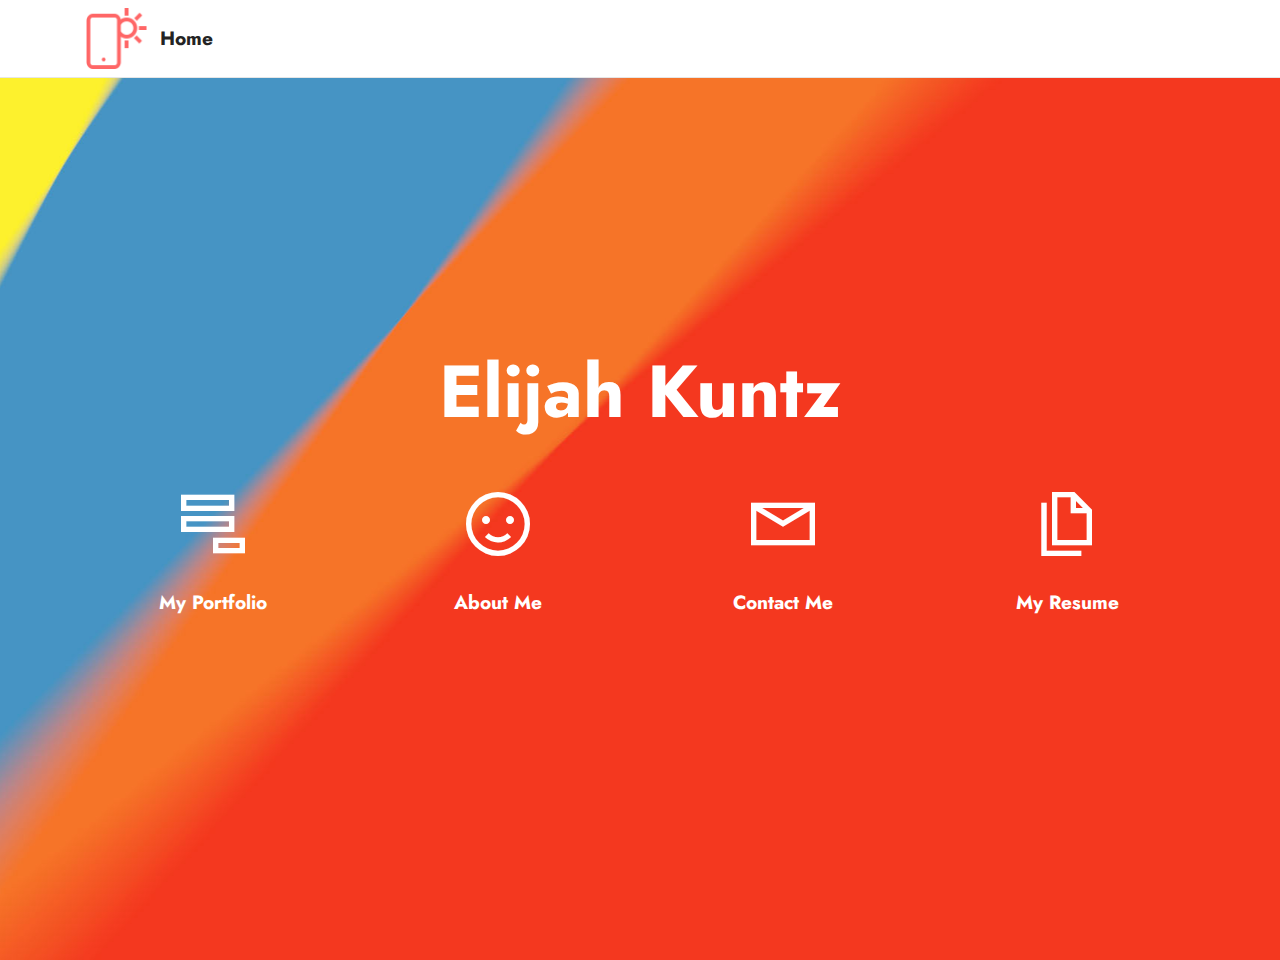
<file: index.html>
<!DOCTYPE html>
<html  >
<head>
  <!-- Site made with Mobirise Website Builder v5.6.5, https://mobirise.com -->
  <meta charset="UTF-8">
  <meta http-equiv="X-UA-Compatible" content="IE=edge">
  <meta name="generator" content="Mobirise v5.6.5, mobirise.com">
  <meta name="twitter:card" content="summary_large_image"/>
  <meta name="twitter:image:src" content="">
  <meta property="og:image" content="">
  <meta name="twitter:title" content="Home">
  <meta name="viewport" content="width=device-width, initial-scale=1, minimum-scale=1">
  <link rel="shortcut icon" href="assets/images/logo.png" type="image/x-icon">
  <meta name="description" content="">
  
  
  <title>Home</title>
  <link rel="stylesheet" href="assets/web/assets/mobirise-icons2/mobirise2.css">
  <link rel="stylesheet" href="assets/bootstrap/css/bootstrap.min.css">
  <link rel="stylesheet" href="assets/bootstrap/css/bootstrap-grid.min.css">
  <link rel="stylesheet" href="assets/bootstrap/css/bootstrap-reboot.min.css">
  <link rel="stylesheet" href="assets/dropdown/css/style.css">
  <link rel="stylesheet" href="assets/socicon/css/styles.css">
  <link rel="stylesheet" href="assets/theme/css/style.css">
  <link rel="preload" href="https://fonts.googleapis.com/css?family=Jost:100,200,300,400,500,600,700,800,900,100i,200i,300i,400i,500i,600i,700i,800i,900i&display=swap" as="style" onload="this.onload=null;this.rel='stylesheet'">
  <noscript><link rel="stylesheet" href="https://fonts.googleapis.com/css?family=Jost:100,200,300,400,500,600,700,800,900,100i,200i,300i,400i,500i,600i,700i,800i,900i&display=swap"></noscript>
  <link rel="preload" as="style" href="assets/mobirise/css/mbr-additional.css"><link rel="stylesheet" href="assets/mobirise/css/mbr-additional.css" type="text/css">
  
  
  
  
</head>
<body>
  
  <section data-bs-version="5.1" class="menu cid-s48OLK6784" once="menu" id="menu1-h">
    
    <nav class="navbar navbar-dropdown navbar-fixed-top navbar-expand-lg">
        <div class="container">
            <div class="navbar-brand">
                <span class="navbar-logo">
                    
                        <a href="http://kuntz.tech"><img src="assets/images/logo.png" alt="" style="height: 3.8rem;"></a>
                    
                </span>
                <span class="navbar-caption-wrap"><a class="navbar-caption text-black text-primary display-7" href="http://kuntz.tech">Home</a></span>
            </div>
            
            <div class="collapse navbar-collapse" id="navbarSupportedContent">
                <ul class="navbar-nav nav-dropdown nav-right" data-app-modern-menu="true"><li class="nav-item dropdown"><a class="nav-link link text-black text-primary dropdown-toggle display-4" href="page1.html" data-toggle="dropdown-submenu" data-bs-toggle="dropdown" data-bs-auto-close="outside" aria-expanded="false">Pages</a><div class="dropdown-menu" aria-labelledby="dropdown-679"><a class="text-black text-primary dropdown-item display-4" href="Portfolio.html">Portfolio</a><a class="text-black text-primary show dropdown-item display-4" href="Contacts.html">Contact</a><a class="text-black text-primary show dropdown-item display-4" href="About.html">About</a><a class="text-black text-primary show dropdown-item display-4" href="assets/files/Elijah_Kuntz_Resume.pdf">Resume</a></div></li></ul>
                
                
            </div>
        </div>
    </nav>

</section>

<section data-bs-version="5.1" class="header19 cid-t33cTML1Zd mbr-fullscreen" id="header19-m">

    

    

    <div class="container">
        <div class="media-container">
            <div class="col-md-12 align-center">
                <h1 class="mbr-section-title mbr-white mbr-bold mbr-fonts-style mb-3 display-1">
                    Elijah Kuntz</h1>
                
                

                <div class="row justify-content-center">
                    <div class="col-12 col-md-6 col-lg-3">
                        <div class="card-wrapper">
                            <div class="card-box align-center">
                                <a href="Portfolio.html"><span class="mbr-iconfont mobi-mbri-add-submenu mobi-mbri"></span></a>
                                <h4 class="card-title align-center mbr-black mbr-fonts-style display-7">
                                    <strong>My Portfolio</strong></h4>
                            </div>
                        </div>
                    </div>
                    <div class="col-12 col-md-6 col-lg-3">
                        <div class="card-wrapper">
                            <div class="card-box align-center">
                                <a href="About.html"><span class="mbr-iconfont mobi-mbri-smile-face mobi-mbri"></span></a>
                                <h4 class="card-title align-center mbr-black mbr-fonts-style display-7"><strong>About Me</strong></h4>
                            </div>
                        </div>
                    </div>
                    <div class="col-12 col-md-6 col-lg-3">
                        <div class="card-wrapper">
                            <div class="card-box align-center">
                                <a href="Contacts.html"><span class="mbr-iconfont mobi-mbri-letter mobi-mbri"></span></a>
                                <h4 class="card-title align-center mbr-black mbr-fonts-style display-7">
                                    <strong>Contact Me</strong></h4>
                            </div>
                        </div>
                    </div>
                    <div class="col-12 col-md-6 col-lg-3">
                        <div class="card-wrapper">
                            <div class="card-box align-center">
                                <a href="assets/files/Elijah_Kuntz_Resume.pdf"><span class="mbr-iconfont mobi-mbri-pages mobi-mbri"></span></a>
                                <h4 class="card-title align-center mbr-black mbr-fonts-style display-7"><strong>My Resume</strong><strong><br></strong></h4>
                            </div>
                        </div>
                    </div>
                </div>
            </div>
        </div>
    </div>
 
  
  
</body>
</html>
</file>
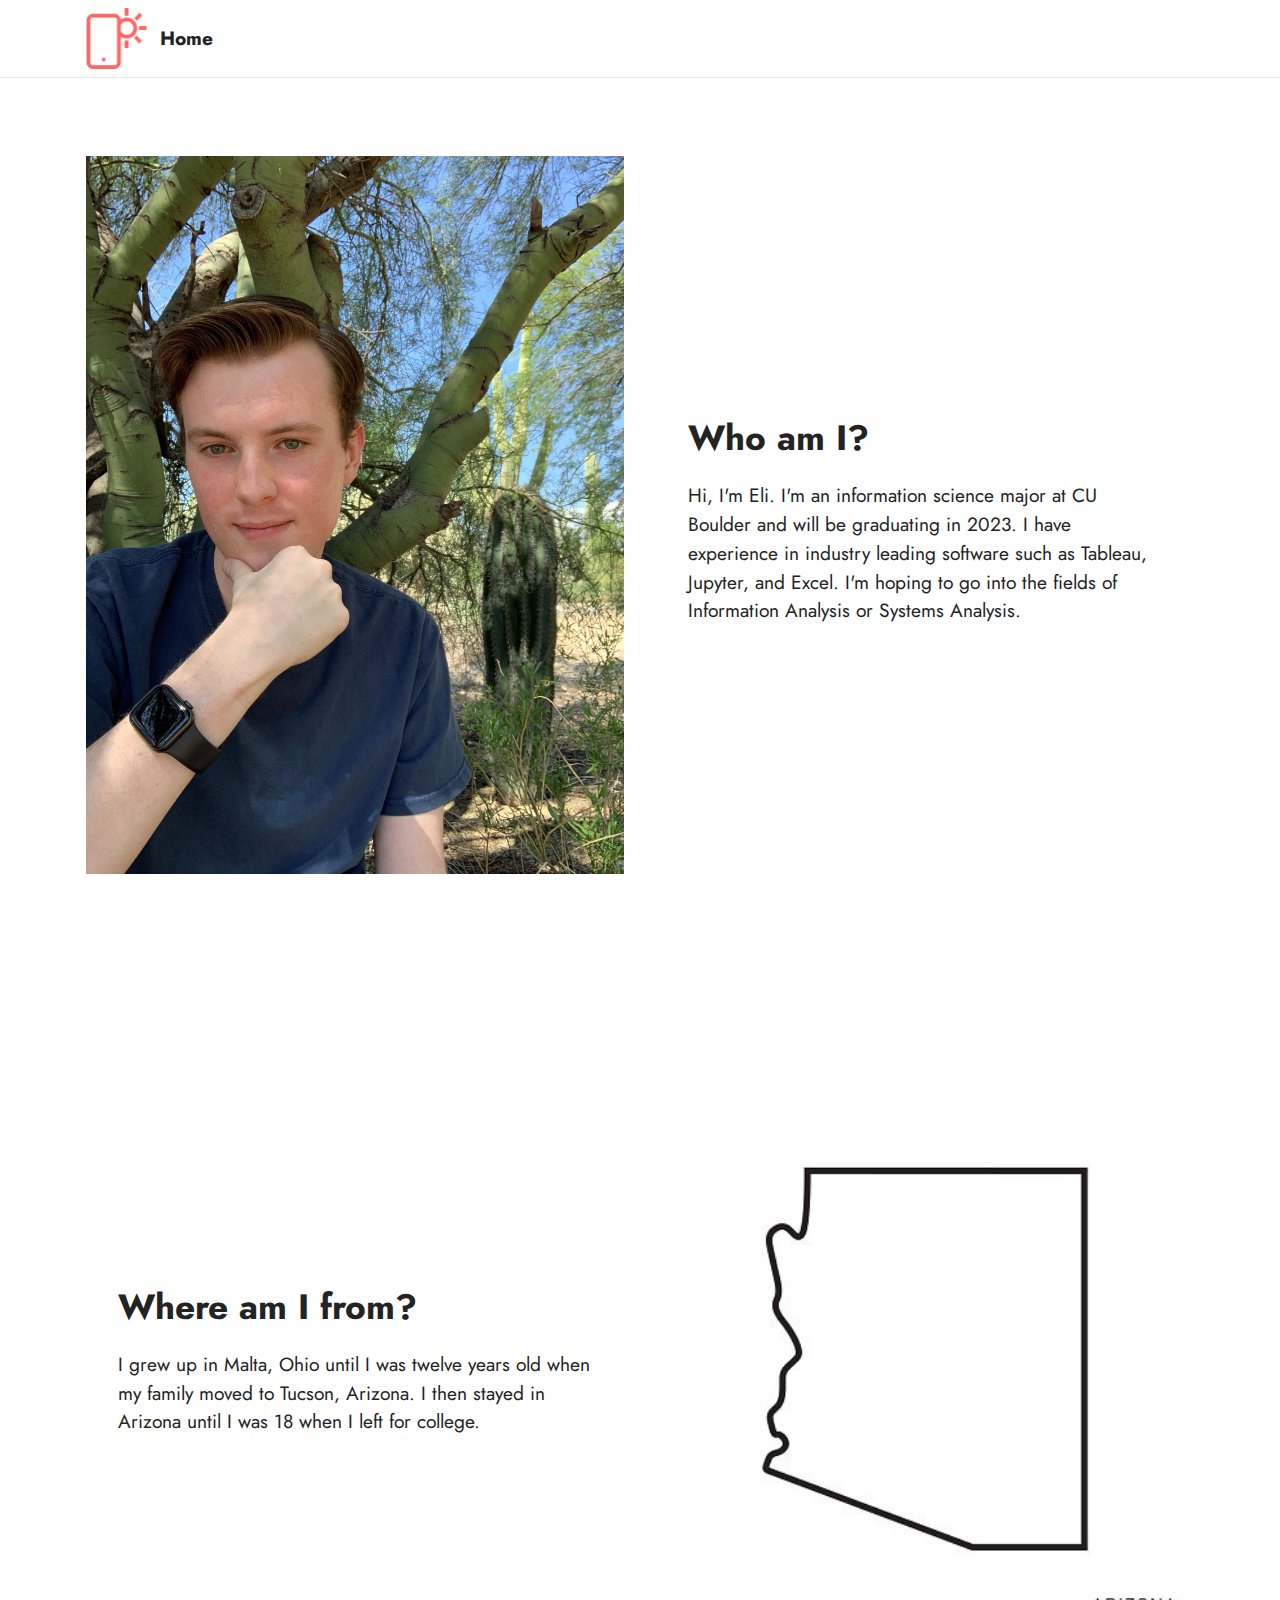
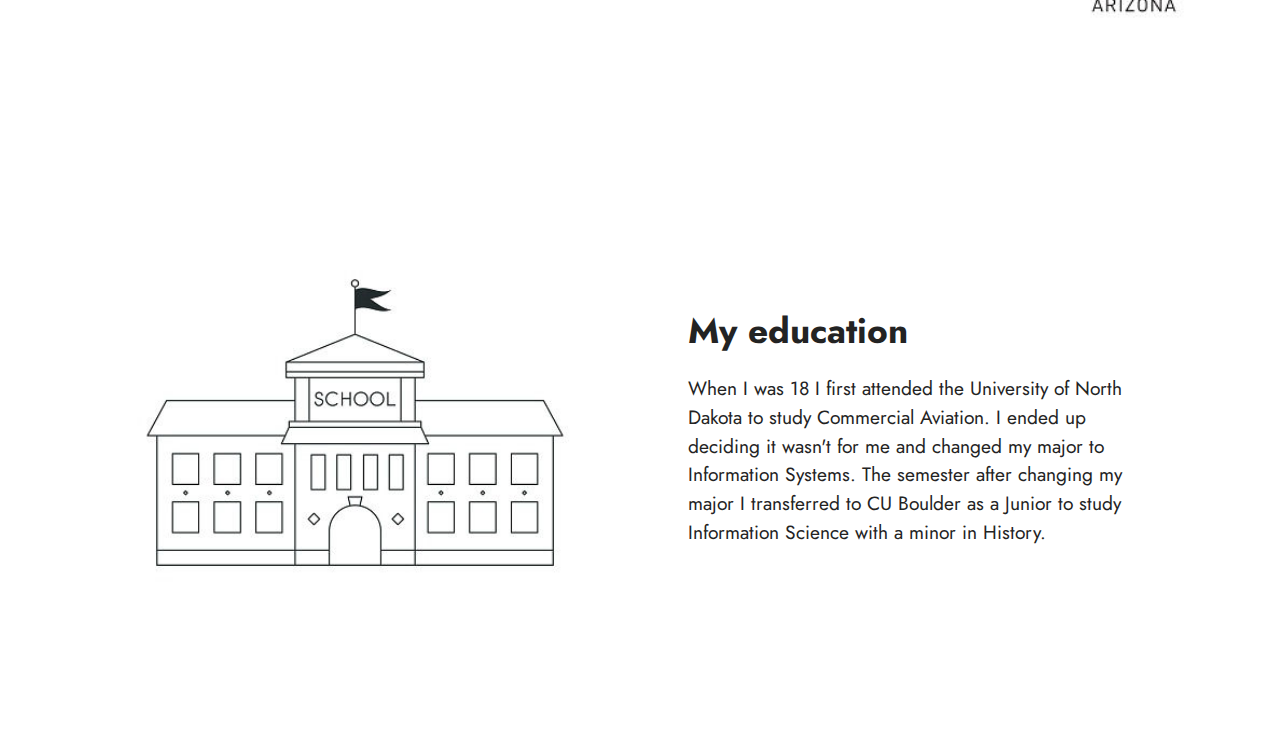
<file: About.html>
<!DOCTYPE html>
<html  >
<head>
  <!-- Site made with Mobirise Website Builder v5.6.5, https://mobirise.com -->
  <meta charset="UTF-8">
  <meta http-equiv="X-UA-Compatible" content="IE=edge">
  <meta name="generator" content="Mobirise v5.6.5, mobirise.com">
  <meta name="twitter:card" content="summary_large_image"/>
  <meta name="twitter:image:src" content="">
  <meta property="og:image" content="">
  <meta name="twitter:title" content="About Me">
  <meta name="viewport" content="width=device-width, initial-scale=1, minimum-scale=1">
  <link rel="shortcut icon" href="assets/images/logo.png" type="image/x-icon">
  <meta name="description" content="">
  
  
  <title>About Me</title>
  <link rel="stylesheet" href="assets/bootstrap/css/bootstrap.min.css">
  <link rel="stylesheet" href="assets/bootstrap/css/bootstrap-grid.min.css">
  <link rel="stylesheet" href="assets/bootstrap/css/bootstrap-reboot.min.css">
  <link rel="stylesheet" href="assets/dropdown/css/style.css">
  <link rel="stylesheet" href="assets/socicon/css/styles.css">
  <link rel="stylesheet" href="assets/theme/css/style.css">
  <link rel="preload" href="https://fonts.googleapis.com/css?family=Jost:100,200,300,400,500,600,700,800,900,100i,200i,300i,400i,500i,600i,700i,800i,900i&display=swap" as="style" onload="this.onload=null;this.rel='stylesheet'">
  <noscript><link rel="stylesheet" href="https://fonts.googleapis.com/css?family=Jost:100,200,300,400,500,600,700,800,900,100i,200i,300i,400i,500i,600i,700i,800i,900i&display=swap"></noscript>
  <link rel="preload" as="style" href="assets/mobirise/css/mbr-additional.css"><link rel="stylesheet" href="assets/mobirise/css/mbr-additional.css" type="text/css">
  
  
  
  
</head>
<body>
  
  <section data-bs-version="5.1" class="menu cid-s48OLK6784" once="menu" id="menu1-q">
    
    <nav class="navbar navbar-dropdown navbar-fixed-top navbar-expand-lg">
        <div class="container">
            <div class="navbar-brand">
                <span class="navbar-logo">
                    
                        <a href="http://kuntz.tech"><img src="assets/images/logo.png" alt="" style="height: 3.8rem;"></a>
                    
                </span>
                <span class="navbar-caption-wrap"><a class="navbar-caption text-black text-primary display-7" href="http://kuntz.tech">Home</a></span>
            </div>
            
            <div class="collapse navbar-collapse" id="navbarSupportedContent">
                <ul class="navbar-nav nav-dropdown nav-right" data-app-modern-menu="true"><li class="nav-item dropdown"><a class="nav-link link text-black text-primary dropdown-toggle display-4" href="page1.html" data-toggle="dropdown-submenu" data-bs-toggle="dropdown" data-bs-auto-close="outside" aria-expanded="false">Pages</a><div class="dropdown-menu" aria-labelledby="dropdown-679"><a class="text-black text-primary dropdown-item display-4" href="Portfolio.html">Portfolio</a><a class="text-black text-primary show dropdown-item display-4" href="Contacts.html">Contact</a><a class="text-black text-primary show dropdown-item display-4" href="About.html">About</a><a class="text-black text-primary show dropdown-item display-4" href="assets/files/Elijah_Kuntz_Resume.pdf">Resume</a></div></li></ul>
                
                
            </div>
        </div>
    </nav>

</section>

<section data-bs-version="5.1" class="image1 cid-t35RzWkzAG" id="image1-w">
    

    

    <div class="container">
        <div class="row align-items-center">
            <div class="col-12 col-lg-6">
                <div class="image-wrapper">
                    <img src="assets/images/img-2055-1076x1435.jpg" alt="Mobirise Website Builder">
                    <p class="mbr-description mbr-fonts-style pt-2 align-center display-4">
                 
                </div>
            </div>
            <div class="col-12 col-lg">
                <div class="text-wrapper">
                    <h3 class="mbr-section-title mbr-fonts-style mb-3 display-5">
                        <strong>Who am I?</strong></h3>
                    <p class="mbr-text mbr-fonts-style display-7">
                        Hi, I'm Eli. I'm an information science major at CU Boulder and will be graduating in 2023. I have experience in industry leading software such as Tableau, Jupyter, and Excel. I'm hoping to go into the fields of Information Analysis or Systems Analysis.&nbsp;</p>
                </div>
            </div>
        </div>
    </div>
</section>

<section data-bs-version="5.1" class="image2 cid-t33gsrEo98" id="image2-s">
    

    

    <div class="container">
        <div class="row align-items-center">
            <div class="col-12 col-lg-6">
                <div class="image-wrapper">
                    <img src="assets/images/istockphoto-1277771164-170667a-416x416.jpg" alt="Mobirise Website Builder">
                    <p class="mbr-description mbr-fonts-style mt-2 align-center display-4">
                  
                </div>
            </div>
            <div class="col-12 col-lg">
                <div class="text-wrapper">
                    <h3 class="mbr-section-title mbr-fonts-style mb-3 display-5">
                        <strong>Where am I from?</strong></h3>
                    <p class="mbr-text mbr-fonts-style display-7">
                        I grew up in Malta, Ohio until I was twelve years old when my family moved to Tucson, Arizona. I then stayed in Arizona until I was 18 when I left for college.</p>
                </div>
            </div>
        </div>
    </div>
</section>

<section data-bs-version="5.1" class="image1 cid-t35TvpWNuX" id="image1-x">
    

    

    <div class="container">
        <div class="row align-items-center">
            <div class="col-12 col-lg-6">
                <div class="image-wrapper">
                    <img src="assets/images/istockphoto-1255790556-170667a-499x346.jpg" alt="Mobirise Website Builder">
                    <p class="mbr-description mbr-fonts-style pt-2 align-center display-4">
                 
                </div>
            </div>
            <div class="col-12 col-lg">
                <div class="text-wrapper">
                    <h3 class="mbr-section-title mbr-fonts-style mb-3 display-5">
                        <strong>My education</strong></h3>
                    <p class="mbr-text mbr-fonts-style display-7">
                        When I was 18 I first attended the University of North Dakota to study Commercial Aviation. I ended up deciding it wasn't for me and changed my major to Information Systems. The semester after changing my major I transferred to CU Boulder as a Junior to study Information Science with a minor in History.</p>
                </div>
            </div>
        </div>
    </div>
 
  
  
</body>
</html>
</file>
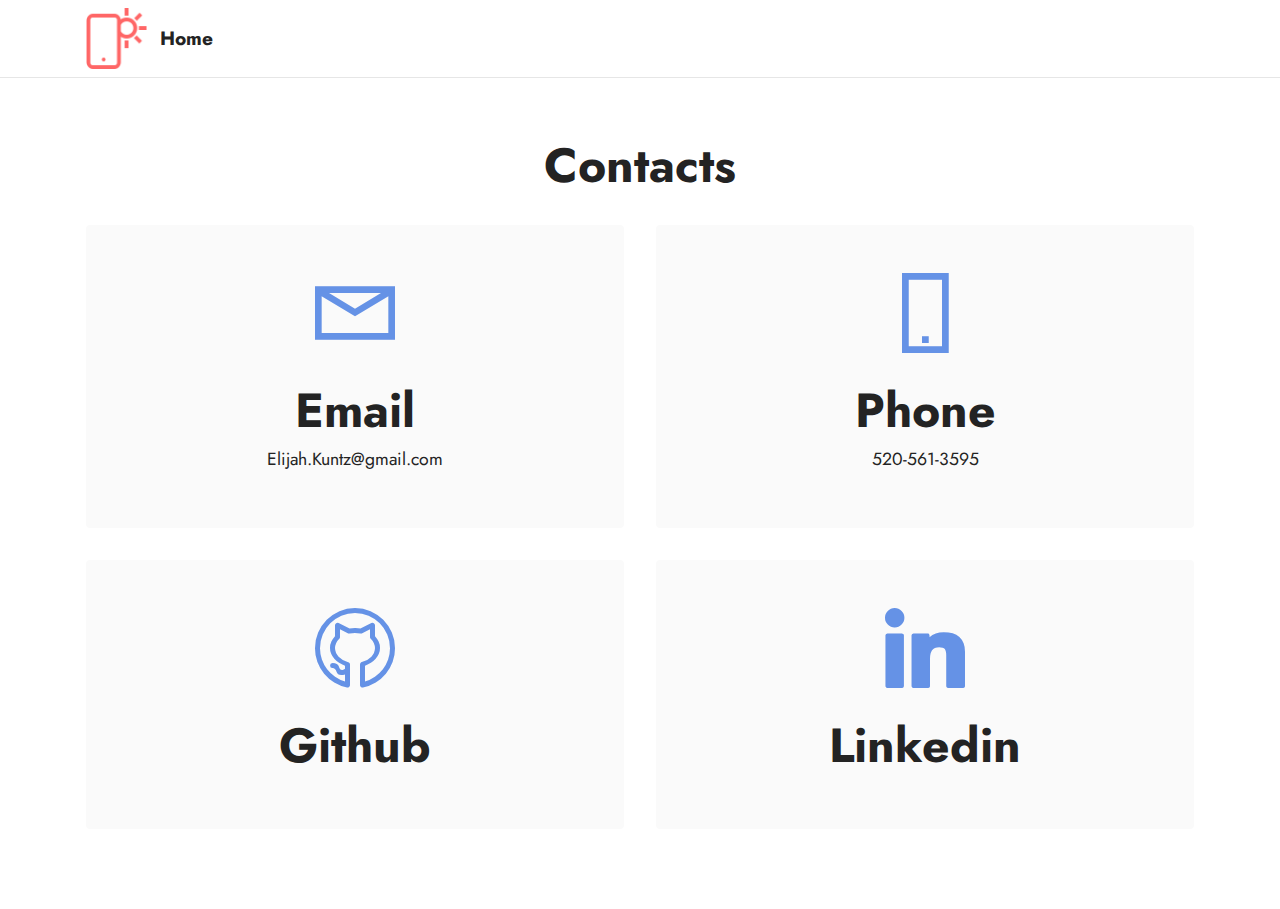
<file: Contacts.html>
<!DOCTYPE html>
<html  >
<head>
  <!-- Site made with Mobirise Website Builder v5.6.5, https://mobirise.com -->
  <meta charset="UTF-8">
  <meta http-equiv="X-UA-Compatible" content="IE=edge">
  <meta name="generator" content="Mobirise v5.6.5, mobirise.com">
  <meta name="twitter:card" content="summary_large_image"/>
  <meta name="twitter:image:src" content="">
  <meta property="og:image" content="">
  <meta name="twitter:title" content="Contact">
  <meta name="viewport" content="width=device-width, initial-scale=1, minimum-scale=1">
  <link rel="shortcut icon" href="assets/images/logo.png" type="image/x-icon">
  <meta name="description" content="">
  
  
  <title>Contact</title>
  <link rel="stylesheet" href="assets/web/assets/mobirise-icons2/mobirise2.css">
  <link rel="stylesheet" href="assets/web/assets/mobirise-icons-bold/mobirise-icons-bold.css">
  <link rel="stylesheet" href="assets/bootstrap/css/bootstrap.min.css">
  <link rel="stylesheet" href="assets/bootstrap/css/bootstrap-grid.min.css">
  <link rel="stylesheet" href="assets/bootstrap/css/bootstrap-reboot.min.css">
  <link rel="stylesheet" href="assets/dropdown/css/style.css">
  <link rel="stylesheet" href="assets/socicon/css/styles.css">
  <link rel="stylesheet" href="assets/theme/css/style.css">
  <link rel="preload" href="https://fonts.googleapis.com/css?family=Jost:100,200,300,400,500,600,700,800,900,100i,200i,300i,400i,500i,600i,700i,800i,900i&display=swap" as="style" onload="this.onload=null;this.rel='stylesheet'">
  <noscript><link rel="stylesheet" href="https://fonts.googleapis.com/css?family=Jost:100,200,300,400,500,600,700,800,900,100i,200i,300i,400i,500i,600i,700i,800i,900i&display=swap"></noscript>
  <link rel="preload" as="style" href="assets/mobirise/css/mbr-additional.css"><link rel="stylesheet" href="assets/mobirise/css/mbr-additional.css" type="text/css">
  
  
  
  
</head>
<body>
  
  <section data-bs-version="5.1" class="menu cid-s48OLK6784" once="menu" id="menu1-o">
    
    <nav class="navbar navbar-dropdown navbar-fixed-top navbar-expand-lg">
        <div class="container">
            <div class="navbar-brand">
                <span class="navbar-logo">
                    
                        <a href="http://kuntz.tech"><img src="assets/images/logo.png" alt="" style="height: 3.8rem;"></a>
                    
                </span>
                <span class="navbar-caption-wrap"><a class="navbar-caption text-black text-primary display-7" href="http://kuntz.tech">Home</a></span>
            </div>
            
            <div class="collapse navbar-collapse" id="navbarSupportedContent">
                <ul class="navbar-nav nav-dropdown nav-right" data-app-modern-menu="true"><li class="nav-item dropdown"><a class="nav-link link text-black text-primary dropdown-toggle display-4" href="page1.html" data-toggle="dropdown-submenu" data-bs-toggle="dropdown" data-bs-auto-close="outside" aria-expanded="false">Pages</a><div class="dropdown-menu" aria-labelledby="dropdown-679"><a class="text-black text-primary dropdown-item display-4" href="Portfolio.html">Portfolio</a><a class="text-black text-primary show dropdown-item display-4" href="Contacts.html">Contact</a><a class="text-black text-primary show dropdown-item display-4" href="About.html">About</a><a class="text-black text-primary show dropdown-item display-4" href="assets/files/Elijah_Kuntz_Resume.pdf">Resume</a></div></li></ul>
                
                
            </div>
        </div>
    </nav>

</section>

<section data-bs-version="5.1" class="contacts1 cid-t33f9bK7d8" id="contacts1-p">

    

    
    <div class="container">
        <div class="mbr-section-head">
            <h3 class="mbr-section-title mbr-fonts-style align-center mb-0 display-2">
                <strong>Contacts</strong>
            </h3>
            
        </div>
        <div class="row justify-content-center mt-4">
            <div class="card col-12 col-lg-6">
                <div class="card-wrapper">
                    <div class="card-box align-center">
                        <div class="image-wrapper">
                            <span class="mbr-iconfont mobi-mbri-letter mobi-mbri"></span>
                        </div>
                        <h4 class="card-title mbr-fonts-style mb-2 display-2">
                            <strong>Email</strong>
                        </h4>
                        <p class="mbr-text mbr-fonts-style mb-2 display-4">Elijah.Kuntz@gmail.com</p>
                        
                    </div>
                </div>
            </div>
            <div class="card col-12 col-lg-6">
                <div class="card-wrapper">
                    <div class="card-box align-center">
                        <div class="image-wrapper">
                            <span class="mbr-iconfont mobi-mbri-mobile-2 mobi-mbri"></span>
                        </div>
                        <h4 class="card-title mbr-fonts-style align-center mb-2 display-2">
                            <strong>Phone</strong>
                        </h4>
                        <p class="mbr-text mbr-fonts-style mb-2 display-4">
                            520-561-3595</p>
                        
                    </div>
                </div>
            </div>
        </div>
    </div>
</section>

<section data-bs-version="5.1" class="contacts1 cid-t33iznLiTC" id="contacts1-u">

    

    
    <div class="container">
        
        <div class="row justify-content-center mt-4">
            <div class="card col-12 col-lg-6">
                <div class="card-wrapper">
                    <div class="card-box align-center">
                        <div class="image-wrapper">
                            <a href="https://github.com/ElijahKuntz"><span class="mbr-iconfont mbrib-github"></span></a>
                        </div>
                        <h4 class="card-title mbr-fonts-style mb-2 display-2">
                            <strong>Github</strong></h4>
                        <p class="mbr-text mbr-fonts-style mb-2 display-4"></p>
                        
                    </div>
                </div>
            </div>
            <div class="card col-12 col-lg-6">
                <div class="card-wrapper">
                    <div class="card-box align-center">
                        <div class="image-wrapper">
                            <a href="https://www.linkedin.com/in/elijah-kuntz-a41b02162/"><span class="mbr-iconfont socicon-linkedin socicon"></span></a>
                        </div>
                        <h4 class="card-title mbr-fonts-style align-center mb-2 display-2"><strong>Linkedin</strong></h4>
                        <p class="mbr-text mbr-fonts-style mb-2 display-4"></p>
                        
                    </div>
                </div>
            </div>
        </div>
    </div>
 
  
  
</body>
</html>
</file>
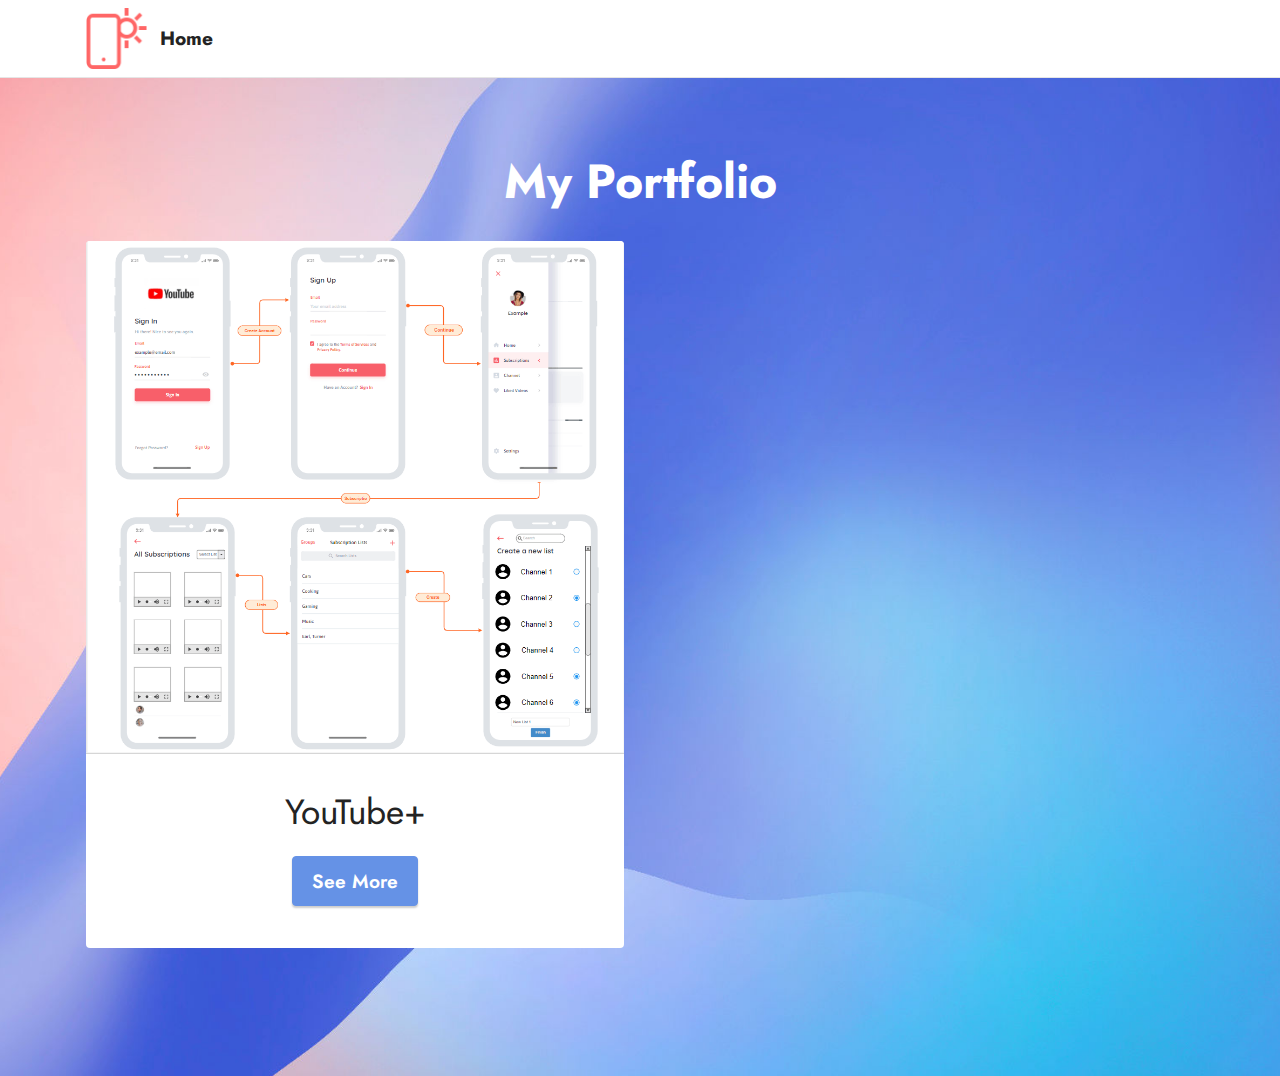
<file: Portfolio.html>
<!DOCTYPE html>
<html  >
<head>
  <!-- Site made with Mobirise Website Builder v5.6.5, https://mobirise.com -->
  <meta charset="UTF-8">
  <meta http-equiv="X-UA-Compatible" content="IE=edge">
  <meta name="generator" content="Mobirise v5.6.5, mobirise.com">
  <meta name="twitter:card" content="summary_large_image"/>
  <meta name="twitter:image:src" content="">
  <meta property="og:image" content="">
  <meta name="twitter:title" content="Portfolio">
  <meta name="viewport" content="width=device-width, initial-scale=1, minimum-scale=1">
  <link rel="shortcut icon" href="assets/images/logo.png" type="image/x-icon">
  <meta name="description" content="">
  
  
  <title>Portfolio</title>
  <link rel="stylesheet" href="assets/bootstrap/css/bootstrap.min.css">
  <link rel="stylesheet" href="assets/bootstrap/css/bootstrap-grid.min.css">
  <link rel="stylesheet" href="assets/bootstrap/css/bootstrap-reboot.min.css">
  <link rel="stylesheet" href="assets/dropdown/css/style.css">
  <link rel="stylesheet" href="assets/socicon/css/styles.css">
  <link rel="stylesheet" href="assets/theme/css/style.css">
  <link rel="preload" href="https://fonts.googleapis.com/css?family=Jost:100,200,300,400,500,600,700,800,900,100i,200i,300i,400i,500i,600i,700i,800i,900i&display=swap" as="style" onload="this.onload=null;this.rel='stylesheet'">
  <noscript><link rel="stylesheet" href="https://fonts.googleapis.com/css?family=Jost:100,200,300,400,500,600,700,800,900,100i,200i,300i,400i,500i,600i,700i,800i,900i&display=swap"></noscript>
  <link rel="preload" as="style" href="assets/mobirise/css/mbr-additional.css"><link rel="stylesheet" href="assets/mobirise/css/mbr-additional.css" type="text/css">
  
  
  
  
</head>
<body>
  
  <section data-bs-version="5.1" class="menu cid-s48OLK6784" once="menu" id="menu1-k">
    
    <nav class="navbar navbar-dropdown navbar-fixed-top navbar-expand-lg">
        <div class="container">
            <div class="navbar-brand">
                <span class="navbar-logo">
                    
                        <a href="http://kuntz.tech"><img src="assets/images/logo.png" alt="" style="height: 3.8rem;"></a>
                    
                </span>
                <span class="navbar-caption-wrap"><a class="navbar-caption text-black text-primary display-7" href="http://kuntz.tech">Home</a></span>
            </div>
            
            <div class="collapse navbar-collapse" id="navbarSupportedContent">
                <ul class="navbar-nav nav-dropdown nav-right" data-app-modern-menu="true"><li class="nav-item dropdown"><a class="nav-link link text-black text-primary dropdown-toggle display-4" href="page1.html" data-toggle="dropdown-submenu" data-bs-toggle="dropdown" data-bs-auto-close="outside" aria-expanded="false">Pages</a><div class="dropdown-menu" aria-labelledby="dropdown-679"><a class="text-black text-primary dropdown-item display-4" href="Portfolio.html">Portfolio</a><a class="text-black text-primary show dropdown-item display-4" href="Contacts.html">Contact</a><a class="text-black text-primary show dropdown-item display-4" href="About.html">About</a><a class="text-black text-primary show dropdown-item display-4" href="assets/files/Elijah_Kuntz_Resume.pdf">Resume</a></div></li></ul>
                
                
            </div>
        </div>
    </nav>

</section>

<section data-bs-version="5.1" class="gallery2 cid-t4nmaLIRLO" id="gallery2-13">
    
    
    <div class="container">
        <div class="mbr-section-head">
            <h4 class="mbr-section-title mbr-fonts-style align-center mb-0 display-2"><strong>My Portfolio</strong></h4>
            
        </div>
        <div class="row mt-4">
            <div class="item features-image сol-12 col-md-6 col-lg-6">
                <div class="item-wrapper">
                    <div class="item-img">
                        <img src="assets/images/19a75b83ab87278349d58b01e31a11c1-997x951.png" alt="Mobirise Website Builder">
                    </div>
                    <div class="item-content">
                        <h5 class="item-title mbr-fonts-style display-5">YouTube+</h5>
                        
                        
                    </div>
                    <div class="mbr-section-btn item-footer mt-2"><a href="YoutubePlus.html" class="btn btn-primary item-btn display-7" target="_blank">See More</a></div>
                </div>
            </div>
            
            
            
        </div>
    </div>

  
  
</body>
</html>
</file>
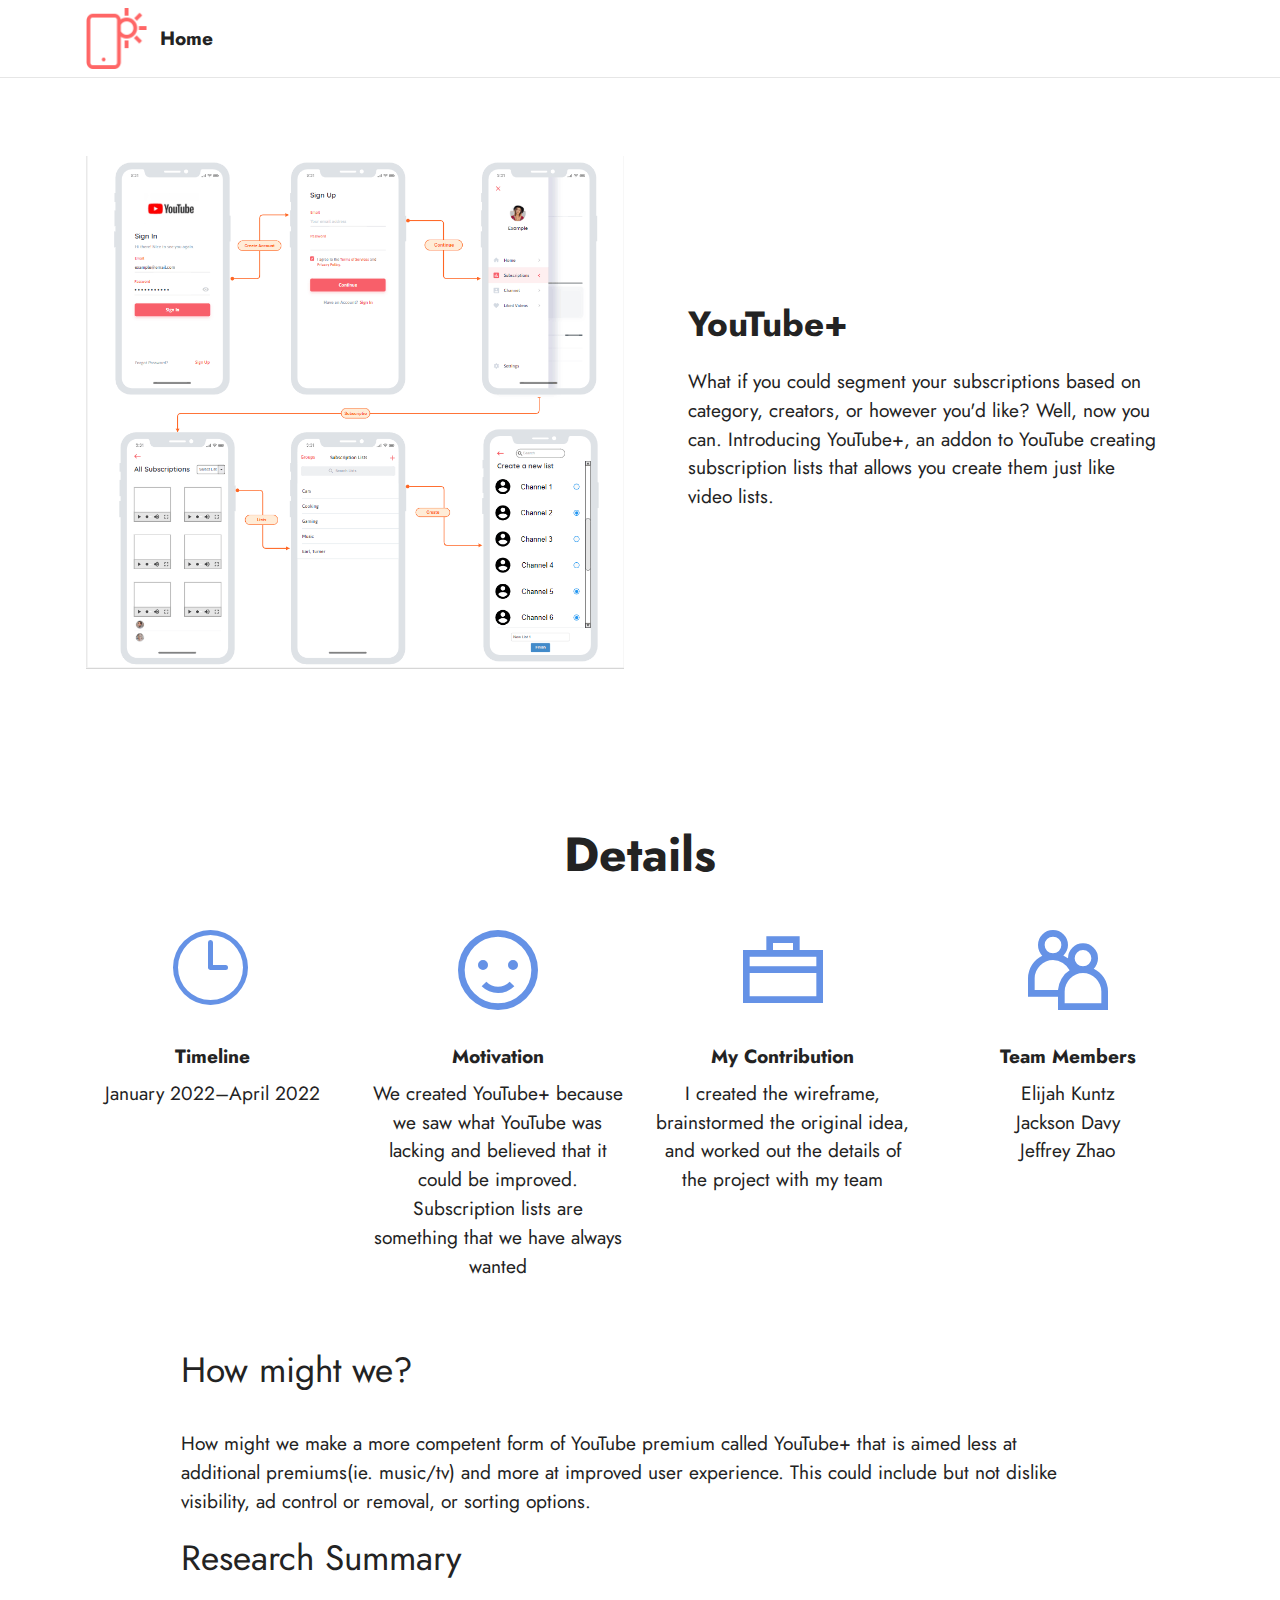
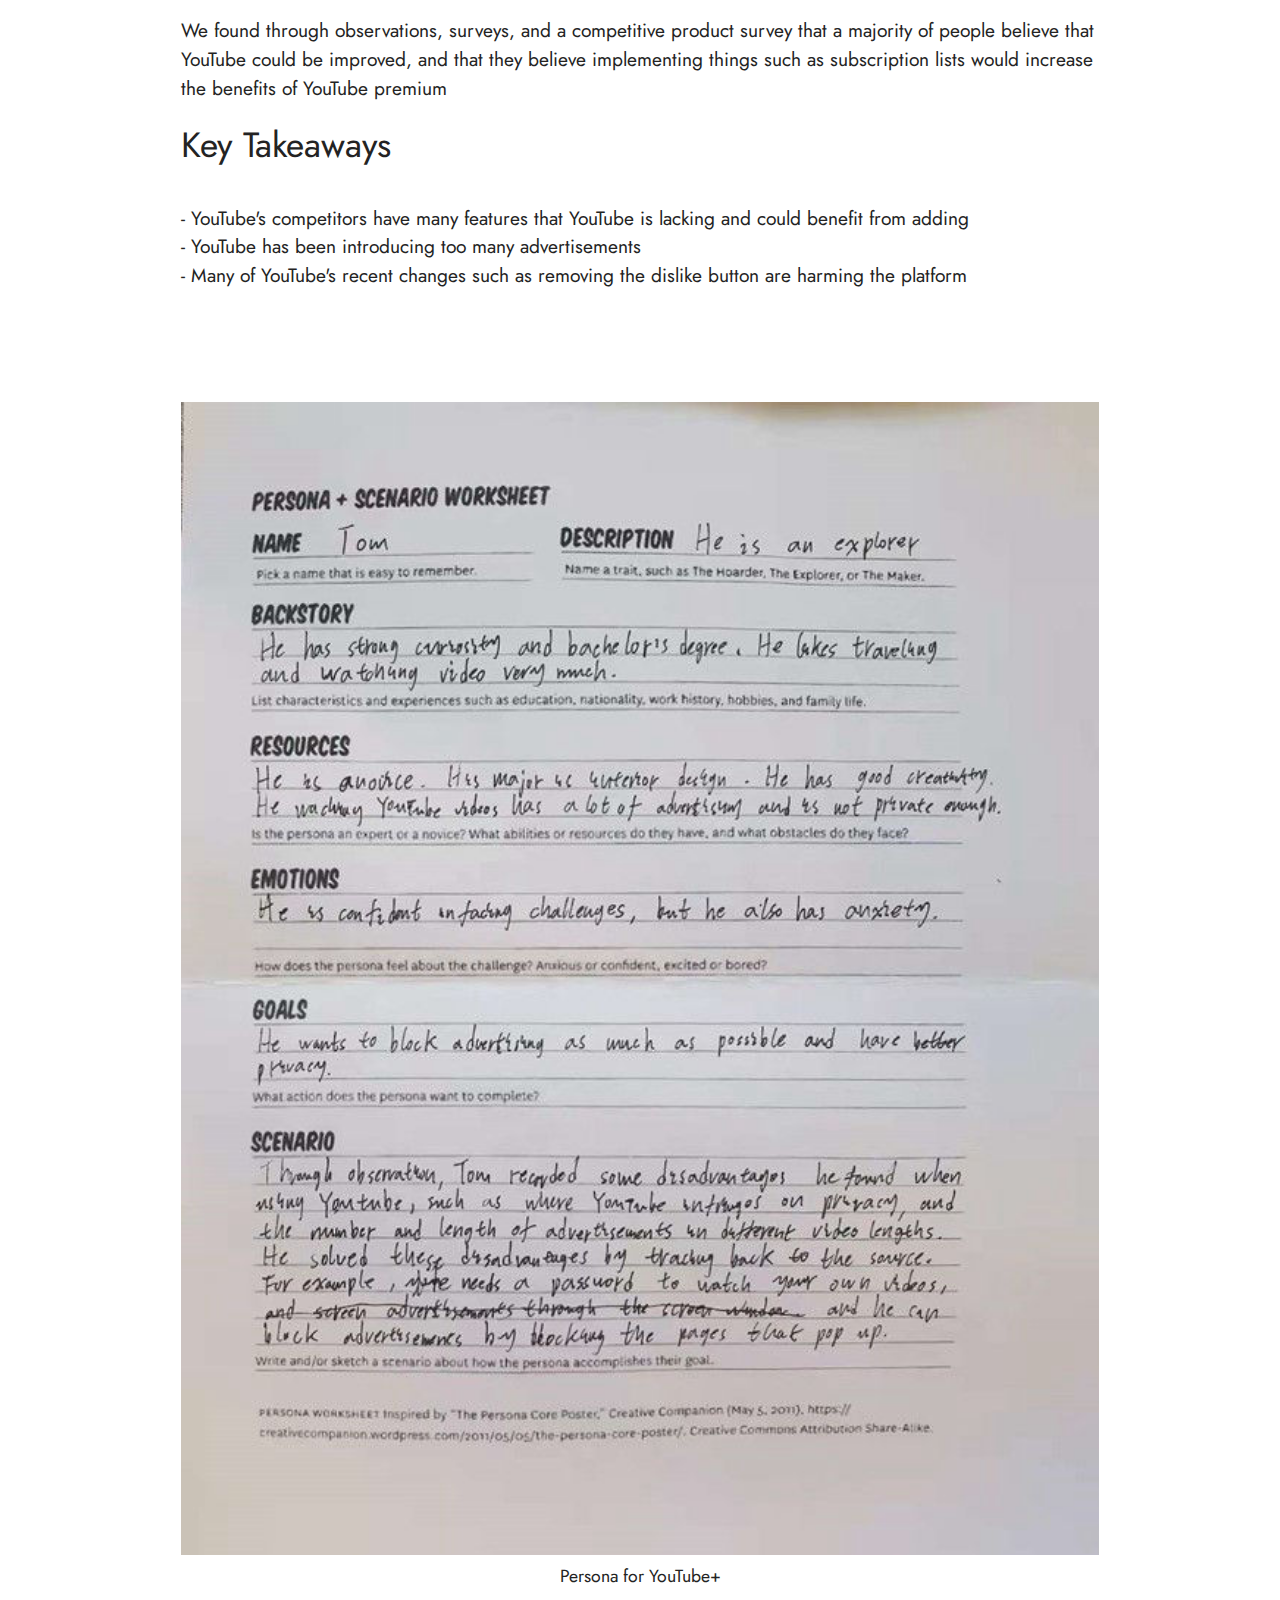
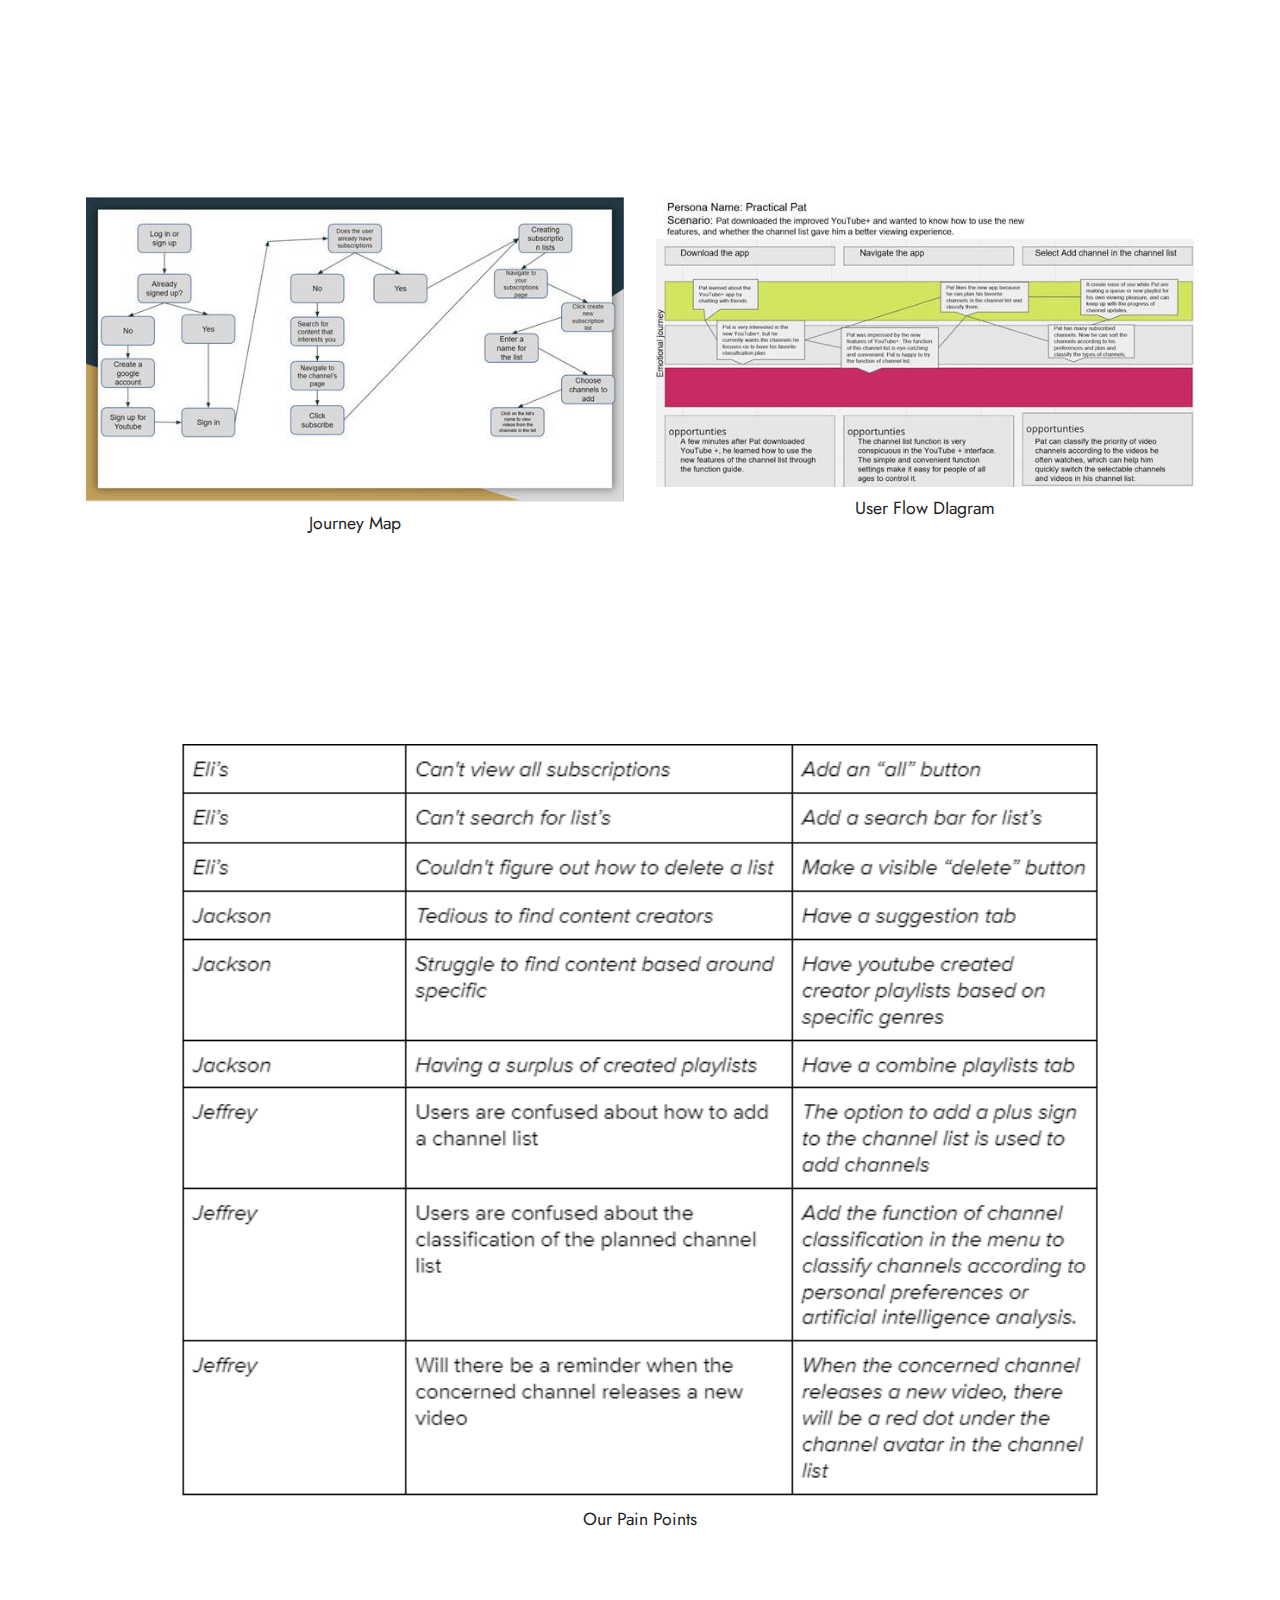
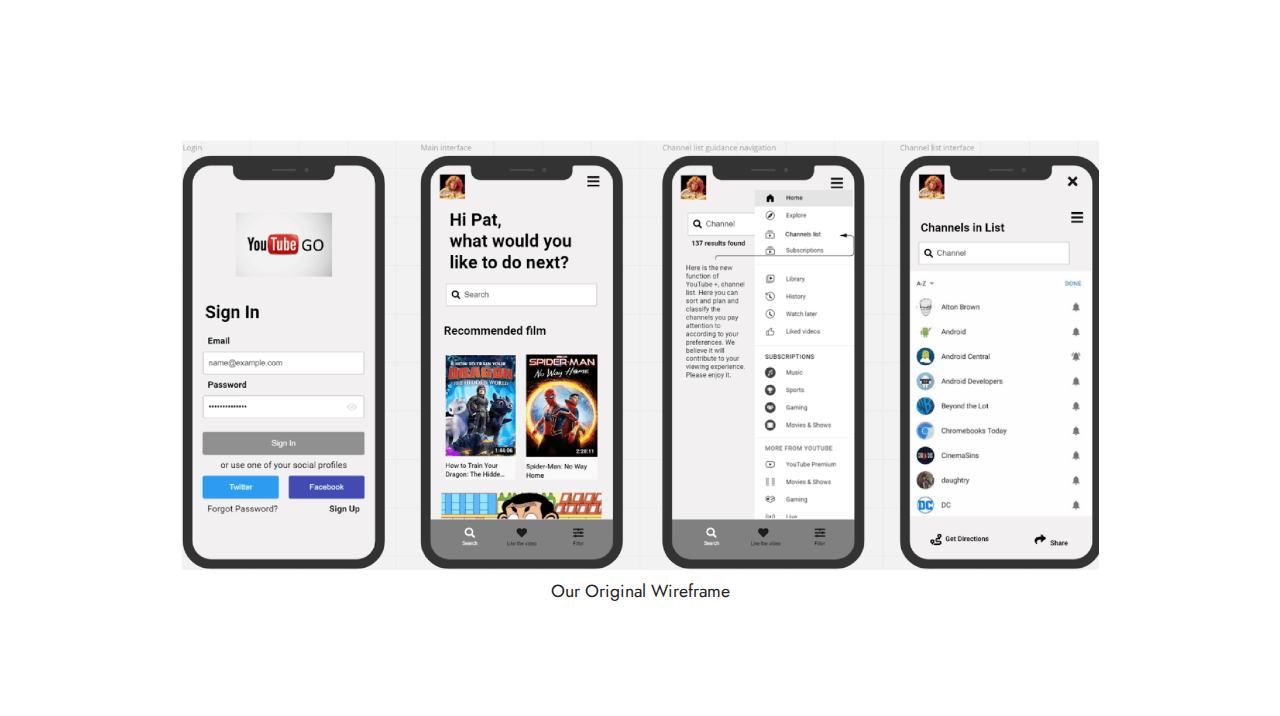
<file: YouTubePlus.html>
<!DOCTYPE html>
<html  >
<head>
  <!-- Site made with Mobirise Website Builder v5.6.5, https://mobirise.com -->
  <meta charset="UTF-8">
  <meta http-equiv="X-UA-Compatible" content="IE=edge">
  <meta name="generator" content="Mobirise v5.6.5, mobirise.com">
  <meta name="twitter:card" content="summary_large_image"/>
  <meta name="twitter:image:src" content="">
  <meta property="og:image" content="">
  <meta name="twitter:title" content="YouTubePlusPortfolio">
  <meta name="viewport" content="width=device-width, initial-scale=1, minimum-scale=1">
  <link rel="shortcut icon" href="assets/images/logo.png" type="image/x-icon">
  <meta name="description" content="">
  
  
  <title>YouTubePlusPortfolio</title>
  <link rel="stylesheet" href="assets/web/assets/mobirise-icons2/mobirise2.css">
  <link rel="stylesheet" href="assets/web/assets/mobirise-icons-bold/mobirise-icons-bold.css">
  <link rel="stylesheet" href="assets/bootstrap/css/bootstrap.min.css">
  <link rel="stylesheet" href="assets/bootstrap/css/bootstrap-grid.min.css">
  <link rel="stylesheet" href="assets/bootstrap/css/bootstrap-reboot.min.css">
  <link rel="stylesheet" href="assets/dropdown/css/style.css">
  <link rel="stylesheet" href="assets/socicon/css/styles.css">
  <link rel="stylesheet" href="assets/theme/css/style.css">
  <link rel="preload" href="https://fonts.googleapis.com/css?family=Jost:100,200,300,400,500,600,700,800,900,100i,200i,300i,400i,500i,600i,700i,800i,900i&display=swap" as="style" onload="this.onload=null;this.rel='stylesheet'">
  <noscript><link rel="stylesheet" href="https://fonts.googleapis.com/css?family=Jost:100,200,300,400,500,600,700,800,900,100i,200i,300i,400i,500i,600i,700i,800i,900i&display=swap"></noscript>
  <link rel="preload" as="style" href="assets/mobirise/css/mbr-additional.css"><link rel="stylesheet" href="assets/mobirise/css/mbr-additional.css" type="text/css">
  
  
  
  
</head>
<body>
  
  <section data-bs-version="5.1" class="menu cid-s48OLK6784" once="menu" id="menu1-14">
    
    <nav class="navbar navbar-dropdown navbar-fixed-top navbar-expand-lg">
        <div class="container">
            <div class="navbar-brand">
                <span class="navbar-logo">
                    
                        <a href="http://kuntz.tech"><img src="assets/images/logo.png" alt="" style="height: 3.8rem;"></a>
                    
                </span>
                <span class="navbar-caption-wrap"><a class="navbar-caption text-black text-primary display-7" href="http://kuntz.tech">Home</a></span>
            </div>
            
            <div class="collapse navbar-collapse" id="navbarSupportedContent">
                <ul class="navbar-nav nav-dropdown nav-right" data-app-modern-menu="true"><li class="nav-item dropdown"><a class="nav-link link text-black text-primary dropdown-toggle display-4" href="page1.html" data-toggle="dropdown-submenu" data-bs-toggle="dropdown" data-bs-auto-close="outside" aria-expanded="false">Pages</a><div class="dropdown-menu" aria-labelledby="dropdown-679"><a class="text-black text-primary dropdown-item display-4" href="Portfolio.html">Portfolio</a><a class="text-black text-primary show dropdown-item display-4" href="Contacts.html">Contact</a><a class="text-black text-primary show dropdown-item display-4" href="About.html">About</a><a class="text-black text-primary show dropdown-item display-4" href="assets/files/Elijah_Kuntz_Resume.pdf">Resume</a></div></li></ul>
                
                
            </div>
        </div>
    </nav>

</section>

<section data-bs-version="5.1" class="image1 cid-t4nod4rGLL" id="image1-16">
    

    

    <div class="container">
        <div class="row align-items-center">
            <div class="col-12 col-lg-6">
                <div class="image-wrapper">
                    <img src="assets/images/19a75b83ab87278349d58b01e31a11c1-997x951.png" alt="Mobirise Website Builder">
                    
                </div>
            </div>
            <div class="col-12 col-lg">
                <div class="text-wrapper">
                    <h3 class="mbr-section-title mbr-fonts-style mb-3 display-5">
                        <strong>YouTube+</strong></h3>
                    <p class="mbr-text mbr-fonts-style display-7">
                        What if you could segment your subscriptions based on category, creators, or however you'd like? Well, now you can. Introducing YouTube+, an addon to YouTube creating subscription lists that allows you create them just like video lists. </p>
                </div>
            </div>
        </div>
    </div>
</section>

<section data-bs-version="5.1" class="features1 cid-t4nozgbyt0" id="features1-17">
    

    
    <div class="container">
        <div class="row">
            <div class="col-12">
                <h3 class="mbr-section-title mbr-fonts-style align-center mb-0 display-2"><strong>Details</strong></h3>
                
            </div>
        </div>
        <div class="row">
            <div class="card col-12 col-md-6 col-lg-3">
                <div class="card-wrapper">
                    <div class="card-box align-center">
                        <div class="iconfont-wrapper">
                            <span class="mbr-iconfont mbrib-clock"></span>
                        </div>
                        <h5 class="card-title mbr-fonts-style display-7"><strong>Timeline</strong></h5>
                        <p class="card-text mbr-fonts-style display-7">January 2022–April 2022</p>
                    </div>
                </div>
            </div>
            <div class="card col-12 col-md-6 col-lg-3">
                <div class="card-wrapper">
                    <div class="card-box align-center">
                        <div class="iconfont-wrapper">
                            <span class="mbr-iconfont mobi-mbri-smile-face mobi-mbri"></span>
                        </div>
                        <h5 class="card-title mbr-fonts-style display-7"><strong>Motivation</strong></h5>
                        <p class="card-text mbr-fonts-style display-7">We created YouTube+ because we saw what YouTube was lacking and believed that it could be improved. Subscription lists are something that we have always wanted</p>
                    </div>
                </div>
            </div>
            <div class="card col-12 col-md-6 col-lg-3">
                <div class="card-wrapper">
                    <div class="card-box align-center">
                        <div class="iconfont-wrapper">
                            <span class="mbr-iconfont mobi-mbri-briefcase mobi-mbri"></span>
                        </div>
                        <h5 class="card-title mbr-fonts-style display-7"><strong>My Contribution</strong></h5>
                        <p class="card-text mbr-fonts-style display-7">I created the wireframe, brainstormed the original idea, and worked out the details of the project with my team</p>
                    </div>
                </div>
            </div>
            <div class="card col-12 col-md-6 col-lg-3">
                <div class="card-wrapper">
                    <div class="card-box align-center">
                        <div class="iconfont-wrapper">
                            <span class="mbr-iconfont mobi-mbri-users mobi-mbri"></span>
                        </div>
                        <h5 class="card-title mbr-fonts-style display-7"><strong>Team Members</strong></h5>
                        <p class="card-text mbr-fonts-style display-7">Elijah Kuntz<br>Jackson Davy<br>Jeffrey Zhao</p>
                    </div>
                </div>
            </div>
        </div>
    </div>
</section>

<section data-bs-version="5.1" class="content5 cid-t4nqd9vioH" id="content5-18">
    
    <div class="container">
        <div class="row justify-content-center">
            <div class="col-md-12 col-lg-10">
                
                <h4 class="mbr-section-subtitle mbr-fonts-style mb-4 display-5">
                    How might we?</h4>
                <p class="mbr-text mbr-fonts-style display-7">How might we make a more competent form of YouTube premium called YouTube+ that is aimed less at additional premiums(ie. music/tv) and more at improved user experience. This could include but not dislike visibility, ad control or removal, or sorting options.&nbsp;<br></p>
            </div>
        </div>
    </div>
</section>

<section data-bs-version="5.1" class="content5 cid-t4nqdgtP8Z" id="content5-19">
    
    <div class="container">
        <div class="row justify-content-center">
            <div class="col-md-12 col-lg-10">
                
                <h4 class="mbr-section-subtitle mbr-fonts-style mb-4 display-5">
                    Research Summary</h4>
                <p class="mbr-text mbr-fonts-style display-7">
                    We found through observations, surveys, and a competitive product survey that a majority of people believe that YouTube could be improved, and that they believe implementing things such as subscription lists would increase the benefits of YouTube premium</p>
            </div>
        </div>
    </div>
</section>

<section data-bs-version="5.1" class="content5 cid-t4nqdkjgpf" id="content5-1a">
    
    <div class="container">
        <div class="row justify-content-center">
            <div class="col-md-12 col-lg-10">
                
                <h4 class="mbr-section-subtitle mbr-fonts-style mb-4 display-5">
                    Key Takeaways</h4>
                <p class="mbr-text mbr-fonts-style display-7">- YouTube's competitors have many features that YouTube is lacking and could benefit from adding<br>- YouTube has been introducing too many advertisements<br>- Many of YouTube's recent changes such as removing the dislike button are harming the platform</p>
            </div>
        </div>
    </div>
</section>

<section data-bs-version="5.1" class="image3 cid-t4nscWGQy9" id="image3-1e">
    

    

    <div class="container">
        <div class="row justify-content-center">
            <div class="col-12 col-lg-10">
                <div class="image-wrapper">
                    <img src="assets/images/picture2-625x785.jpg" alt="Mobirise Website Builder">
                    <p class="mbr-description mbr-fonts-style mt-2 align-center display-4">
                        Persona for YouTube+</p>
                </div>
            </div>
        </div>
    </div>
</section>

<section data-bs-version="5.1" class="image4 cid-t4nt4vJYUp" id="image4-1f">
    

    

    <div class="container">
        <div class="row">
            <div class="col-12 col-lg-6">
                <div class="image-wrapper">
                    <img src="assets/images/picture1-624x336.jpg" alt="Mobirise Website Builder">
                    <p class="mbr-text mbr-fonts-style mt-2 align-center display-4">
                        User Flow DIagram</p>
                </div>
            </div>
            <div class="col-12 col-lg-6">
                <div class="image-wrapper">
                    <img src="assets/images/picture3-624x353.jpg" alt="Mobirise Website Builder">
                    <p class="mbr-text mbr-fonts-style mt-2 align-center display-4">Journey Map</p>
                </div>
            </div>
        </div>
    </div>
</section>

<section data-bs-version="5.1" class="image3 cid-t4ntx6UIub" id="image3-1g">
    

    

    <div class="container">
        <div class="row justify-content-center">
            <div class="col-12 col-lg-10">
                <div class="image-wrapper">
                    <img src="assets/images/cafccc149e0d0d81cc1cfc9d4f2172cd-627x515.png" alt="Mobirise Website Builder">
                    <p class="mbr-description mbr-fonts-style mt-2 align-center display-4">Our Pain Points</p>
                </div>
            </div>
        </div>
    </div>
</section>

<section data-bs-version="5.1" class="image3 cid-t4ntWzI9F6" id="image3-1h">
    

    

    <div class="container">
        <div class="row justify-content-center">
            <div class="col-12 col-lg-10">
                <div class="image-wrapper">
                    <img src="assets/images/picture4-1836x859.png" alt="Mobirise Website Builder">
                    <p class="mbr-description mbr-fonts-style mt-2 align-center display-4">Our Original Wireframe</p>
                </div>
            </div>
        </div>
    </div>
 
  
  
</body>
</html>
</file>
<file: assets/web/assets/mobirise-icons2/mobirise2.css>
@font-face {
  font-family: 'Moririse2';
  font-display: swap;
  src:  url('mobirise2.eot?f2bix4');
  src:  url('mobirise2.eot?f2bix4#iefix') format('embedded-opentype'),
    url('mobirise2.ttf?f2bix4') format('truetype'),
    url('mobirise2.woff?f2bix4') format('woff'),
    url('mobirise2.svg?f2bix4#mobirise2') format('svg');
  font-weight: normal;
  font-style: normal;
}

[class^="mobi-"], [class*=" mobi-"] {
  /* use !important to prevent issues with browser extensions that change fonts */
  font-family: 'Moririse2' !important;
  speak: none;
  font-style: normal;
  font-weight: normal;
  font-variant: normal;
  text-transform: none;
  line-height: 1;

  /* Better Font Rendering =========== */
  -webkit-font-smoothing: antialiased;
  -moz-osx-font-smoothing: grayscale;
}

.mobi-mbri-add-submenu:before {
  content: "\e900";
}
.mobi-mbri-alert:before {
  content: "\e901";
}
.mobi-mbri-align-center:before {
  content: "\e902";
}
.mobi-mbri-align-justify:before {
  content: "\e903";
}
.mobi-mbri-align-left:before {
  content: "\e904";
}
.mobi-mbri-align-right:before {
  content: "\e905";
}
.mobi-mbri-android:before {
  content: "\e906";
}
.mobi-mbri-apple:before {
  content: "\e907";
}
.mobi-mbri-arrow-down:before {
  content: "\e908";
}
.mobi-mbri-arrow-next:before {
  content: "\e909";
}
.mobi-mbri-arrow-prev:before {
  content: "\e90a";
}
.mobi-mbri-arrow-up:before {
  content: "\e90b";
}
.mobi-mbri-bold:before {
  content: "\e90c";
}
.mobi-mbri-bookmark:before {
  content: "\e90d";
}
.mobi-mbri-bootstrap:before {
  content: "\e90e";
}
.mobi-mbri-briefcase:before {
  content: "\e90f";
}
.mobi-mbri-browse:before {
  content: "\e910";
}
.mobi-mbri-bulleted-list:before {
  content: "\e911";
}
.mobi-mbri-calendar:before {
  content: "\e912";
}
.mobi-mbri-camera:before {
  content: "\e913";
}
.mobi-mbri-cart-add:before {
  content: "\e914";
}
.mobi-mbri-cart-full:before {
  content: "\e915";
}
.mobi-mbri-cash:before {
  content: "\e916";
}
.mobi-mbri-change-style:before {
  content: "\e917";
}
.mobi-mbri-chat:before {
  content: "\e918";
}
.mobi-mbri-clock:before {
  content: "\e919";
}
.mobi-mbri-close:before {
  content: "\e91a";
}
.mobi-mbri-cloud:before {
  content: "\e91b";
}
.mobi-mbri-code:before {
  content: "\e91c";
}
.mobi-mbri-contact-form:before {
  content: "\e91d";
}
.mobi-mbri-credit-card:before {
  content: "\e91e";
}
.mobi-mbri-cursor-click:before {
  content: "\e91f";
}
.mobi-mbri-cust-feedback:before {
  content: "\e920";
}
.mobi-mbri-database:before {
  content: "\e921";
}
.mobi-mbri-delivery:before {
  content: "\e922";
}
.mobi-mbri-desktop:before {
  content: "\e923";
}
.mobi-mbri-devices:before {
  content: "\e924";
}
.mobi-mbri-down:before {
  content: "\e925";
}
.mobi-mbri-download-2:before {
  content: "\e926";
}
.mobi-mbri-download:before {
  content: "\e927";
}
.mobi-mbri-drag-n-drop-2:before {
  content: "\e928";
}
.mobi-mbri-drag-n-drop:before {
  content: "\e929";
}
.mobi-mbri-edit-2:before {
  content: "\e92a";
}
.mobi-mbri-edit:before {
  content: "\e92b";
}
.mobi-mbri-error:before {
  content: "\e92c";
}
.mobi-mbri-extension:before {
  content: "\e92d";
}
.mobi-mbri-features:before {
  content: "\e92e";
}
.mobi-mbri-file:before {
  content: "\e92f";
}
.mobi-mbri-flag:before {
  content: "\e930";
}
.mobi-mbri-folder:before {
  content: "\e931";
}
.mobi-mbri-gift:before {
  content: "\e932";
}
.mobi-mbri-github:before {
  content: "\e933";
}
.mobi-mbri-globe-2:before {
  content: "\e934";
}
.mobi-mbri-globe:before {
  content: "\e935";
}
.mobi-mbri-growing-chart:before {
  content: "\e936";
}
.mobi-mbri-hearth:before {
  content: "\e937";
}
.mobi-mbri-help:before {
  content: "\e938";
}
.mobi-mbri-home:before {
  content: "\e939";
}
.mobi-mbri-hot-cup:before {
  content: "\e93a";
}
.mobi-mbri-idea:before {
  content: "\e93b";
}
.mobi-mbri-image-gallery:before {
  content: "\e93c";
}
.mobi-mbri-image-slider:before {
  content: "\e93d";
}
.mobi-mbri-info:before {
  content: "\e93e";
}
.mobi-mbri-italic:before {
  content: "\e93f";
}
.mobi-mbri-key:before {
  content: "\e940";
}
.mobi-mbri-laptop:before {
  content: "\e941";
}
.mobi-mbri-layers:before {
  content: "\e942";
}
.mobi-mbri-left-right:before {
  content: "\e943";
}
.mobi-mbri-left:before {
  content: "\e944";
}
.mobi-mbri-letter:before {
  content: "\e945";
}
.mobi-mbri-like:before {
  content: "\e946";
}
.mobi-mbri-link:before {
  content: "\e947";
}
.mobi-mbri-lock:before {
  content: "\e948";
}
.mobi-mbri-login:before {
  content: "\e949";
}
.mobi-mbri-logout:before {
  content: "\e94a";
}
.mobi-mbri-magic-stick:before {
  content: "\e94b";
}
.mobi-mbri-map-pin:before {
  content: "\e94c";
}
.mobi-mbri-menu:before {
  content: "\e94d";
}
.mobi-mbri-mobile-2:before {
  content: "\e94e";
}
.mobi-mbri-mobile-horizontal:before {
  content: "\e94f";
}
.mobi-mbri-mobile:before {
  content: "\e950";
}
.mobi-mbri-mobirise:before {
  content: "\e951";
}
.mobi-mbri-more-horizontal:before {
  content: "\e952";
}
.mobi-mbri-more-vertical:before {
  content: "\e953";
}
.mobi-mbri-music:before {
  content: "\e954";
}
.mobi-mbri-new-file:before {
  content: "\e955";
}
.mobi-mbri-numbered-list:before {
  content: "\e956";
}
.mobi-mbri-opened-folder:before {
  content: "\e957";
}
.mobi-mbri-pages:before {
  content: "\e958";
}
.mobi-mbri-paper-plane:before {
  content: "\e959";
}
.mobi-mbri-paperclip:before {
  content: "\e95a";
}
.mobi-mbri-phone:before {
  content: "\e95b";
}
.mobi-mbri-photo:before {
  content: "\e95c";
}
.mobi-mbri-photos:before {
  content: "\e95d";
}
.mobi-mbri-pin:before {
  content: "\e95e";
}
.mobi-mbri-play:before {
  content: "\e95f";
}
.mobi-mbri-plus:before {
  content: "\e960";
}
.mobi-mbri-preview:before {
  content: "\e961";
}
.mobi-mbri-print:before {
  content: "\e962";
}
.mobi-mbri-protect:before {
  content: "\e963";
}
.mobi-mbri-question:before {
  content: "\e964";
}
.mobi-mbri-quote-left:before {
  content: "\e965";
}
.mobi-mbri-quote-right:before {
  content: "\e966";
}
.mobi-mbri-redo:before {
  content: "\e967";
}
.mobi-mbri-refresh:before {
  content: "\e968";
}
.mobi-mbri-responsive-2:before {
  content: "\e969";
}
.mobi-mbri-responsive:before {
  content: "\e96a";
}
.mobi-mbri-right:before {
  content: "\e96b";
}
.mobi-mbri-rocket:before {
  content: "\e96c";
}
.mobi-mbri-sad-face:before {
  content: "\e96d";
}
.mobi-mbri-sale:before {
  content: "\e96e";
}
.mobi-mbri-save:before {
  content: "\e96f";
}
.mobi-mbri-search:before {
  content: "\e970";
}
.mobi-mbri-setting-2:before {
  content: "\e971";
}
.mobi-mbri-setting-3:before {
  content: "\e972";
}
.mobi-mbri-setting:before {
  content: "\e973";
}
.mobi-mbri-share:before {
  content: "\e974";
}
.mobi-mbri-shopping-bag:before {
  content: "\e975";
}
.mobi-mbri-shopping-basket:before {
  content: "\e976";
}
.mobi-mbri-shopping-cart:before {
  content: "\e977";
}
.mobi-mbri-sites:before {
  content: "\e978";
}
.mobi-mbri-smile-face:before {
  content: "\e979";
}
.mobi-mbri-speed:before {
  content: "\e97a";
}
.mobi-mbri-star:before {
  content: "\e97b";
}
.mobi-mbri-success:before {
  content: "\e97c";
}
.mobi-mbri-sun:before {
  content: "\e97d";
}
.mobi-mbri-sun2:before {
  content: "\e97e";
}
.mobi-mbri-tablet-vertical:before {
  content: "\e97f";
}
.mobi-mbri-tablet:before {
  content: "\e980";
}
.mobi-mbri-target:before {
  content: "\e981";
}
.mobi-mbri-timer:before {
  content: "\e982";
}
.mobi-mbri-to-ftp:before {
  content: "\e983";
}
.mobi-mbri-to-local-drive:before {
  content: "\e984";
}
.mobi-mbri-touch-swipe:before {
  content: "\e985";
}
.mobi-mbri-touch:before {
  content: "\e986";
}
.mobi-mbri-trash:before {
  content: "\e987";
}
.mobi-mbri-underline:before {
  content: "\e988";
}
.mobi-mbri-undo:before {
  content: "\e989";
}
.mobi-mbri-unlink:before {
  content: "\e98a";
}
.mobi-mbri-unlock:before {
  content: "\e98b";
}
.mobi-mbri-up-down:before {
  content: "\e98c";
}
.mobi-mbri-up:before {
  content: "\e98d";
}
.mobi-mbri-update:before {
  content: "\e98e";
}
.mobi-mbri-upload-2:before {
  content: "\e98f";
}
.mobi-mbri-upload:before {
  content: "\e990";
}
.mobi-mbri-user-2:before {
  content: "\e991";
}
.mobi-mbri-user:before {
  content: "\e992";
}
.mobi-mbri-users:before {
  content: "\e993";
}
.mobi-mbri-video-play:before {
  content: "\e994";
}
.mobi-mbri-video:before {
  content: "\e995";
}
.mobi-mbri-watch:before {
  content: "\e996";
}
.mobi-mbri-website-theme-2:before {
  content: "\e997";
}
.mobi-mbri-website-theme:before {
  content: "\e998";
}
.mobi-mbri-wifi:before {
  content: "\e999";
}
.mobi-mbri-windows:before {
  content: "\e99a";
}
.mobi-mbri-zoom-in:before {
  content: "\e99b";
}
.mobi-mbri-zoom-out:before {
  content: "\e99c";
}
</file>
<file: assets/dropdown/css/style.css>
.navbar-dropdown {
  left: 0;
  padding: 0;
  position: absolute;
  right: 0;
  top: 0;
  transition: all 0.45s ease;
  z-index: 1030;
  background: #282828; }
  .navbar-dropdown .navbar-logo {
    margin-right: 0.8rem;
    transition: margin 0.3s ease-in-out;
    vertical-align: middle; }
    .navbar-dropdown .navbar-logo img {
      height: 3.125rem;
      transition: all 0.3s ease-in-out; }
    .navbar-dropdown .navbar-logo.mbr-iconfont {
      font-size: 3.125rem;
      line-height: 3.125rem; }
  .navbar-dropdown .navbar-caption {
    font-weight: 700;
    white-space: normal;
    vertical-align: -4px;
    line-height: 3.125rem !important; }
    .navbar-dropdown .navbar-caption, .navbar-dropdown .navbar-caption:hover {
      color: inherit;
      text-decoration: none; }
  .navbar-dropdown .mbr-iconfont + .navbar-caption {
    vertical-align: -1px; }
  .navbar-dropdown.navbar-fixed-top {
    position: fixed; }
  .navbar-dropdown .navbar-brand span {
    vertical-align: -4px; }
  .navbar-dropdown.bg-color.transparent {
    background: none; }
  .navbar-dropdown.navbar-short .navbar-brand {
    padding: 0.625rem 0; }
    .navbar-dropdown.navbar-short .navbar-brand span {
      vertical-align: -1px; }
  .navbar-dropdown.navbar-short .navbar-caption {
    line-height: 2.375rem !important;
    vertical-align: -2px; }
  .navbar-dropdown.navbar-short .navbar-logo {
    margin-right: 0.5rem; }
    .navbar-dropdown.navbar-short .navbar-logo img {
      height: 2.375rem; }
    .navbar-dropdown.navbar-short .navbar-logo.mbr-iconfont {
      font-size: 2.375rem;
      line-height: 2.375rem; }
  .navbar-dropdown.navbar-short .mbr-table-cell {
    height: 3.625rem; }
  .navbar-dropdown .navbar-close {
    left: 0.6875rem;
    position: fixed;
    top: 0.75rem;
    z-index: 1000; }
  .navbar-dropdown .hamburger-icon {
    content: "";
    display: inline-block;
    vertical-align: middle;
    width: 16px;
    -webkit-box-shadow: 0 -6px 0 1px #282828,0 0 0 1px #282828,0 6px 0 1px #282828;
    -moz-box-shadow: 0 -6px 0 1px #282828,0 0 0 1px #282828,0 6px 0 1px #282828;
    box-shadow: 0 -6px 0 1px #282828,0 0 0 1px #282828,0 6px 0 1px #282828; }

.dropdown-menu .dropdown-toggle[data-toggle="dropdown-submenu"]::after {
  border-bottom: 0.35em solid transparent;
  border-left: 0.35em solid;
  border-right: 0;
  border-top: 0.35em solid transparent;
  margin-left: 0.3rem; }

.dropdown-menu .dropdown-item:focus {
  outline: 0; }

.nav-dropdown {
  font-size: 0.75rem;
  font-weight: 500;
  height: auto !important; }
  .nav-dropdown .nav-btn {
    padding-left: 1rem; }
  .nav-dropdown .link {
    margin: .667em 1.667em;
    font-weight: 500;
    padding: 0;
    transition: color .2s ease-in-out; }
    .nav-dropdown .link.dropdown-toggle {
      margin-right: 2.583em; }
      .nav-dropdown .link.dropdown-toggle::after {
        margin-left: .25rem;
        border-top: 0.35em solid;
        border-right: 0.35em solid transparent;
        border-left: 0.35em solid transparent;
        border-bottom: 0; }
      .nav-dropdown .link.dropdown-toggle[aria-expanded="true"] {
        margin: 0;
        padding: 0.667em 3.263em  0.667em 1.667em; }
  .nav-dropdown .link::after,
  .nav-dropdown .dropdown-item::after {
    color: inherit; }
  .nav-dropdown .btn {
    font-size: 0.75rem;
    font-weight: 700;
    letter-spacing: 0;
    margin-bottom: 0;
    padding-left: 1.25rem;
    padding-right: 1.25rem; }
  .nav-dropdown .dropdown-menu {
    border-radius: 0;
    border: 0;
    left: 0;
    margin: 0;
    padding-bottom: 1.25rem;
    padding-top: 1.25rem;
    position: relative; }
  .nav-dropdown .dropdown-submenu {
    margin-left: 0.125rem;
    top: 0; }
  .nav-dropdown .dropdown-item {
    font-weight: 500;
    line-height: 2;
    padding: 0.3846em 4.615em 0.3846em 1.5385em;
    position: relative;
    transition: color .2s ease-in-out, background-color .2s ease-in-out; }
    .nav-dropdown .dropdown-item::after {
      margin-top: -0.3077em;
      position: absolute;
      right: 1.1538em;
      top: 50%; }
    .nav-dropdown .dropdown-item:focus, .nav-dropdown .dropdown-item:hover {
      background: none; }

@media (max-width: 767px) {
  .nav-dropdown.navbar-toggleable-sm {
    bottom: 0;
    display: none;
    left: 0;
    overflow-x: hidden;
    position: fixed;
    top: 0;
    transform: translateX(-100%);
    -ms-transform: translateX(-100%);
    -webkit-transform: translateX(-100%);
    width: 18.75rem;
    z-index: 999; } }
.nav-dropdown.navbar-toggleable-xl {
  bottom: 0;
  display: none;
  left: 0;
  overflow-x: hidden;
  position: fixed;
  top: 0;
  transform: translateX(-100%);
  -ms-transform: translateX(-100%);
  -webkit-transform: translateX(-100%);
  width: 18.75rem;
  z-index: 999; }

.nav-dropdown-sm {
  display: block !important;
  overflow-x: hidden;
  overflow: auto;
  padding-top: 3.875rem; }
  .nav-dropdown-sm::after {
    content: "";
    display: block;
    height: 3rem;
    width: 100%; }
  .nav-dropdown-sm.collapse.in ~ .navbar-close {
    display: block !important; }
  .nav-dropdown-sm.collapsing, .nav-dropdown-sm.collapse.in {
    transform: translateX(0);
    -ms-transform: translateX(0);
    -webkit-transform: translateX(0);
    transition: all 0.25s ease-out;
    -webkit-transition: all 0.25s ease-out;
    background: #282828; }
  .nav-dropdown-sm.collapsing[aria-expanded="false"] {
    transform: translateX(-100%);
    -ms-transform: translateX(-100%);
    -webkit-transform: translateX(-100%); }
  .nav-dropdown-sm .nav-item {
    display: block;
    margin-left: 0 !important;
    padding-left: 0; }
  .nav-dropdown-sm .link,
  .nav-dropdown-sm .dropdown-item {
    border-top: 1px dotted rgba(255, 255, 255, 0.1);
    font-size: 0.8125rem;
    line-height: 1.6;
    margin: 0 !important;
    padding: 0.875rem 2.4rem 0.875rem 1.5625rem !important;
    position: relative;
    white-space: normal; }
    .nav-dropdown-sm .link:focus, .nav-dropdown-sm .link:hover,
    .nav-dropdown-sm .dropdown-item:focus,
    .nav-dropdown-sm .dropdown-item:hover {
      background: rgba(0, 0, 0, 0.2) !important;
      color: #c0a375; }
  .nav-dropdown-sm .nav-btn {
    position: relative;
    padding: 1.5625rem 1.5625rem 0 1.5625rem; }
    .nav-dropdown-sm .nav-btn::before {
      border-top: 1px dotted rgba(255, 255, 255, 0.1);
      content: "";
      left: 0;
      position: absolute;
      top: 0;
      width: 100%; }
    .nav-dropdown-sm .nav-btn + .nav-btn {
      padding-top: 0.625rem; }
      .nav-dropdown-sm .nav-btn + .nav-btn::before {
        display: none; }
  .nav-dropdown-sm .btn {
    padding: 0.625rem 0; }
  .nav-dropdown-sm .dropdown-toggle[data-toggle="dropdown-submenu"]::after {
    margin-left: .25rem;
    border-top: 0.35em solid;
    border-right: 0.35em solid transparent;
    border-left: 0.35em solid transparent;
    border-bottom: 0; }
  .nav-dropdown-sm .dropdown-toggle[data-toggle="dropdown-submenu"][aria-expanded="true"]::after {
    border-top: 0;
    border-right: 0.35em solid transparent;
    border-left: 0.35em solid transparent;
    border-bottom: 0.35em solid; }
  .nav-dropdown-sm .dropdown-menu {
    margin: 0;
    padding: 0;
    position: relative;
    top: 0;
    left: 0;
    width: 100%;
    border: 0;
    float: none;
    border-radius: 0;
    background: none; }
  .nav-dropdown-sm .dropdown-submenu {
    left: 100%;
    margin-left: 0.125rem;
    margin-top: -1.25rem;
    top: 0; }

.navbar-toggleable-sm .nav-dropdown .dropdown-menu {
  position: absolute; }

.navbar-toggleable-sm .nav-dropdown .dropdown-submenu {
  left: 100%;
  margin-left: 0.125rem;
  margin-top: -1.25rem;
  top: 0; }

.navbar-toggleable-sm.opened .nav-dropdown .dropdown-menu {
  position: relative; }

.navbar-toggleable-sm.opened .nav-dropdown .dropdown-submenu {
  left: 0;
  margin-left: 00rem;
  margin-top: 0rem;
  top: 0; }

.is-builder .nav-dropdown.collapsing {
  transition: none !important; }
</file>
<file: assets/socicon/css/styles.css>
@charset "UTF-8";

@font-face {
  font-family: 'Socicon';
  src:  url('../fonts/socicon.eot');
  src:  url('../fonts/socicon.eot?#iefix') format('embedded-opentype'),
    url('../fonts/socicon.woff2') format('woff2'),
    url('../fonts/socicon.ttf') format('truetype'),
    url('../fonts/socicon.woff') format('woff'),
    url('../fonts/socicon.svg#socicon') format('svg');
  font-weight: normal;
  font-style: normal;
  font-display: swap;
}

[data-icon]:before {
  font-family: "socicon" !important;
  content: attr(data-icon);
  font-style: normal !important;
  font-weight: normal !important;
  font-variant: normal !important;
  text-transform: none !important;
  speak: none;
  line-height: 1;
  -webkit-font-smoothing: antialiased;
  -moz-osx-font-smoothing: grayscale;
}

[class^="socicon-"], [class*=" socicon-"] {
  /* use !important to prevent issues with browser extensions that change fonts */
  font-family: 'Socicon' !important;
  speak: none;
  font-style: normal;
  font-weight: normal;
  font-variant: normal;
  text-transform: none;
  line-height: 1;

  /* Better Font Rendering =========== */
  -webkit-font-smoothing: antialiased;
  -moz-osx-font-smoothing: grayscale;
}

.socicon-eitaa:before {
  content: "\e97c";
}
.socicon-soroush:before {
  content: "\e97d";
}
.socicon-bale:before {
  content: "\e97e";
}
.socicon-zazzle:before {
  content: "\e97b";
}
.socicon-society6:before {
  content: "\e97a";
}
.socicon-redbubble:before {
  content: "\e979";
}
.socicon-avvo:before {
  content: "\e978";
}
.socicon-stitcher:before {
  content: "\e977";
}
.socicon-googlehangouts:before {
  content: "\e974";
}
.socicon-dlive:before {
  content: "\e975";
}
.socicon-vsco:before {
  content: "\e976";
}
.socicon-flipboard:before {
  content: "\e973";
}
.socicon-ubuntu:before {
  content: "\e958";
}
.socicon-artstation:before {
  content: "\e959";
}
.socicon-invision:before {
  content: "\e95a";
}
.socicon-torial:before {
  content: "\e95b";
}
.socicon-collectorz:before {
  content: "\e95c";
}
.socicon-seenthis:before {
  content: "\e95d";
}
.socicon-googleplaymusic:before {
  content: "\e95e";
}
.socicon-debian:before {
  content: "\e95f";
}
.socicon-filmfreeway:before {
  content: "\e960";
}
.socicon-gnome:before {
  content: "\e961";
}
.socicon-itchio:before {
  content: "\e962";
}
.socicon-jamendo:before {
  content: "\e963";
}
.socicon-mix:before {
  content: "\e964";
}
.socicon-sharepoint:before {
  content: "\e965";
}
.socicon-tinder:before {
  content: "\e966";
}
.socicon-windguru:before {
  content: "\e967";
}
.socicon-cdbaby:before {
  content: "\e968";
}
.socicon-elementaryos:before {
  content: "\e969";
}
.socicon-stage32:before {
  content: "\e96a";
}
.socicon-tiktok:before {
  content: "\e96b";
}
.socicon-gitter:before {
  content: "\e96c";
}
.socicon-letterboxd:before {
  content: "\e96d";
}
.socicon-threema:before {
  content: "\e96e";
}
.socicon-splice:before {
  content: "\e96f";
}
.socicon-metapop:before {
  content: "\e970";
}
.socicon-naver:before {
  content: "\e971";
}
.socicon-remote:before {
  content: "\e972";
}
.socicon-internet:before {
  content: "\e957";
}
.socicon-moddb:before {
  content: "\e94b";
}
.socicon-indiedb:before {
  content: "\e94c";
}
.socicon-traxsource:before {
  content: "\e94d";
}
.socicon-gamefor:before {
  content: "\e94e";
}
.socicon-pixiv:before {
  content: "\e94f";
}
.socicon-myanimelist:before {
  content: "\e950";
}
.socicon-blackberry:before {
  content: "\e951";
}
.socicon-wickr:before {
  content: "\e952";
}
.socicon-spip:before {
  content: "\e953";
}
.socicon-napster:before {
  content: "\e954";
}
.socicon-beatport:before {
  content: "\e955";
}
.socicon-hackerone:before {
  content: "\e956";
}
.socicon-hackernews:before {
  content: "\e946";
}
.socicon-smashwords:before {
  content: "\e947";
}
.socicon-kobo:before {
  content: "\e948";
}
.socicon-bookbub:before {
  content: "\e949";
}
.socicon-mailru:before {
  content: "\e94a";
}
.socicon-gitlab:before {
  content: "\e945";
}
.socicon-instructables:before {
  content: "\e944";
}
.socicon-portfolio:before {
  content: "\e943";
}
.socicon-codered:before {
  content: "\e940";
}
.socicon-origin:before {
  content: "\e941";
}
.socicon-nextdoor:before {
  content: "\e942";
}
.socicon-udemy:before {
  content: "\e93f";
}
.socicon-livemaster:before {
  content: "\e93e";
}
.socicon-crunchbase:before {
  content: "\e93b";
}
.socicon-homefy:before {
  content: "\e93c";
}
.socicon-calendly:before {
  content: "\e93d";
}
.socicon-realtor:before {
  content: "\e90f";
}
.socicon-tidal:before {
  content: "\e910";
}
.socicon-qobuz:before {
  content: "\e911";
}
.socicon-natgeo:before {
  content: "\e912";
}
.socicon-mastodon:before {
  content: "\e913";
}
.socicon-unsplash:before {
  content: "\e914";
}
.socicon-homeadvisor:before {
  content: "\e915";
}
.socicon-angieslist:before {
  content: "\e916";
}
.socicon-codepen:before {
  content: "\e917";
}
.socicon-slack:before {
  content: "\e918";
}
.socicon-openaigym:before {
  content: "\e919";
}
.socicon-logmein:before {
  content: "\e91a";
}
.socicon-fiverr:before {
  content: "\e91b";
}
.socicon-gotomeeting:before {
  content: "\e91c";
}
.socicon-aliexpress:before {
  content: "\e91d";
}
.socicon-guru:before {
  content: "\e91e";
}
.socicon-appstore:before {
  content: "\e91f";
}
.socicon-homes:before {
  content: "\e920";
}
.socicon-zoom:before {
  content: "\e921";
}
.socicon-alibaba:before {
  content: "\e922";
}
.socicon-craigslist:before {
  content: "\e923";
}
.socicon-wix:before {
  content: "\e924";
}
.socicon-redfin:before {
  content: "\e925";
}
.socicon-googlecalendar:before {
  content: "\e926";
}
.socicon-shopify:before {
  content: "\e927";
}
.socicon-freelancer:before {
  content: "\e928";
}
.socicon-seedrs:before {
  content: "\e929";
}
.socicon-bing:before {
  content: "\e92a";
}
.socicon-doodle:before {
  content: "\e92b";
}
.socicon-bonanza:before {
  content: "\e92c";
}
.socicon-squarespace:before {
  content: "\e92d";
}
.socicon-toptal:before {
  content: "\e92e";
}
.socicon-gust:before {
  content: "\e92f";
}
.socicon-ask:before {
  content: "\e930";
}
.socicon-trulia:before {
  content: "\e931";
}
.socicon-loomly:before {
  content: "\e932";
}
.socicon-ghost:before {
  content: "\e933";
}
.socicon-upwork:before {
  content: "\e934";
}
.socicon-fundable:before {
  content: "\e935";
}
.socicon-booking:before {
  content: "\e936";
}
.socicon-googlemaps:before {
  content: "\e937";
}
.socicon-zillow:before {
  content: "\e938";
}
.socicon-niconico:before {
  content: "\e939";
}
.socicon-toneden:before {
  content: "\e93a";
}
.socicon-augment:before {
  content: "\e908";
}
.socicon-bitbucket:before {
  content: "\e909";
}
.socicon-fyuse:before {
  content: "\e90a";
}
.socicon-yt-gaming:before {
  content: "\e90b";
}
.socicon-sketchfab:before {
  content: "\e90c";
}
.socicon-mobcrush:before {
  content: "\e90d";
}
.socicon-microsoft:before {
  content: "\e90e";
}
.socicon-pandora:before {
  content: "\e907";
}
.socicon-messenger:before {
  content: "\e906";
}
.socicon-gamewisp:before {
  content: "\e905";
}
.socicon-bloglovin:before {
  content: "\e904";
}
.socicon-tunein:before {
  content: "\e903";
}
.socicon-gamejolt:before {
  content: "\e901";
}
.socicon-trello:before {
  content: "\e902";
}
.socicon-spreadshirt:before {
  content: "\e900";
}
.socicon-500px:before {
  content: "\e000";
}
.socicon-8tracks:before {
  content: "\e001";
}
.socicon-airbnb:before {
  content: "\e002";
}
.socicon-alliance:before {
  content: "\e003";
}
.socicon-amazon:before {
  content: "\e004";
}
.socicon-amplement:before {
  content: "\e005";
}
.socicon-android:before {
  content: "\e006";
}
.socicon-angellist:before {
  content: "\e007";
}
.socicon-apple:before {
  content: "\e008";
}
.socicon-appnet:before {
  content: "\e009";
}
.socicon-baidu:before {
  content: "\e00a";
}
.socicon-bandcamp:before {
  content: "\e00b";
}
.socicon-battlenet:before {
  content: "\e00c";
}
.socicon-mixer:before {
  content: "\e00d";
}
.socicon-bebee:before {
  content: "\e00e";
}
.socicon-bebo:before {
  content: "\e00f";
}
.socicon-behance:before {
  content: "\e010";
}
.socicon-blizzard:before {
  content: "\e011";
}
.socicon-blogger:before {
  content: "\e012";
}
.socicon-buffer:before {
  content: "\e013";
}
.socicon-chrome:before {
  content: "\e014";
}
.socicon-coderwall:before {
  content: "\e015";
}
.socicon-curse:before {
  content: "\e016";
}
.socicon-dailymotion:before {
  content: "\e017";
}
.socicon-deezer:before {
  content: "\e018";
}
.socicon-delicious:before {
  content: "\e019";
}
.socicon-deviantart:before {
  content: "\e01a";
}
.socicon-diablo:before {
  content: "\e01b";
}
.socicon-digg:before {
  content: "\e01c";
}
.socicon-discord:before {
  content: "\e01d";
}
.socicon-disqus:before {
  content: "\e01e";
}
.socicon-douban:before {
  content: "\e01f";
}
.socicon-draugiem:before {
  content: "\e020";
}
.socicon-dribbble:before {
  content: "\e021";
}
.socicon-drupal:before {
  content: "\e022";
}
.socicon-ebay:before {
  content: "\e023";
}
.socicon-ello:before {
  content: "\e024";
}
.socicon-endomodo:before {
  content: "\e025";
}
.socicon-envato:before {
  content: "\e026";
}
.socicon-etsy:before {
  content: "\e027";
}
.socicon-facebook:before {
  content: "\e028";
}
.socicon-feedburner:before {
  content: "\e029";
}
.socicon-filmweb:before {
  content: "\e02a";
}
.socicon-firefox:before {
  content: "\e02b";
}
.socicon-flattr:before {
  content: "\e02c";
}
.socicon-flickr:before {
  content: "\e02d";
}
.socicon-formulr:before {
  content: "\e02e";
}
.socicon-forrst:before {
  content: "\e02f";
}
.socicon-foursquare:before {
  content: "\e030";
}
.socicon-friendfeed:before {
  content: "\e031";
}
.socicon-github:before {
  content: "\e032";
}
.socicon-goodreads:before {
  content: "\e033";
}
.socicon-google:before {
  content: "\e034";
}
.socicon-googlescholar:before {
  content: "\e035";
}
.socicon-googlegroups:before {
  content: "\e036";
}
.socicon-googlephotos:before {
  content: "\e037";
}
.socicon-googleplus:before {
  content: "\e038";
}
.socicon-grooveshark:before {
  content: "\e039";
}
.socicon-hackerrank:before {
  content: "\e03a";
}
.socicon-hearthstone:before {
  content: "\e03b";
}
.socicon-hellocoton:before {
  content: "\e03c";
}
.socicon-heroes:before {
  content: "\e03d";
}
.socicon-smashcast:before {
  content: "\e03e";
}
.socicon-horde:before {
  content: "\e03f";
}
.socicon-houzz:before {
  content: "\e040";
}
.socicon-icq:before {
  content: "\e041";
}
.socicon-identica:before {
  content: "\e042";
}
.socicon-imdb:before {
  content: "\e043";
}
.socicon-instagram:before {
  content: "\e044";
}
.socicon-issuu:before {
  content: "\e045";
}
.socicon-istock:before {
  content: "\e046";
}
.socicon-itunes:before {
  content: "\e047";
}
.socicon-keybase:before {
  content: "\e048";
}
.socicon-lanyrd:before {
  content: "\e049";
}
.socicon-lastfm:before {
  content: "\e04a";
}
.socicon-line:before {
  content: "\e04b";
}
.socicon-linkedin:before {
  content: "\e04c";
}
.socicon-livejournal:before {
  content: "\e04d";
}
.socicon-lyft:before {
  content: "\e04e";
}
.socicon-macos:before {
  content: "\e04f";
}
.socicon-mail:before {
  content: "\e050";
}
.socicon-medium:before {
  content: "\e051";
}
.socicon-meetup:before {
  content: "\e052";
}
.socicon-mixcloud:before {
  content: "\e053";
}
.socicon-modelmayhem:before {
  content: "\e054";
}
.socicon-mumble:before {
  content: "\e055";
}
.socicon-myspace:before {
  content: "\e056";
}
.socicon-newsvine:before {
  content: "\e057";
}
.socicon-nintendo:before {
  content: "\e058";
}
.socicon-npm:before {
  content: "\e059";
}
.socicon-odnoklassniki:before {
  content: "\e05a";
}
.socicon-openid:before {
  content: "\e05b";
}
.socicon-opera:before {
  content: "\e05c";
}
.socicon-outlook:before {
  content: "\e05d";
}
.socicon-overwatch:before {
  content: "\e05e";
}
.socicon-patreon:before {
  content: "\e05f";
}
.socicon-paypal:before {
  content: "\e060";
}
.socicon-periscope:before {
  content: "\e061";
}
.socicon-persona:before {
  content: "\e062";
}
.socicon-pinterest:before {
  content: "\e063";
}
.socicon-play:before {
  content: "\e064";
}
.socicon-player:before {
  content: "\e065";
}
.socicon-playstation:before {
  content: "\e066";
}
.socicon-pocket:before {
  content: "\e067";
}
.socicon-qq:before {
  content: "\e068";
}
.socicon-quora:before {
  content: "\e069";
}
.socicon-raidcall:before {
  content: "\e06a";
}
.socicon-ravelry:before {
  content: "\e06b";
}
.socicon-reddit:before {
  content: "\e06c";
}
.socicon-renren:before {
  content: "\e06d";
}
.socicon-researchgate:before {
  content: "\e06e";
}
.socicon-residentadvisor:before {
  content: "\e06f";
}
.socicon-reverbnation:before {
  content: "\e070";
}
.socicon-rss:before {
  content: "\e071";
}
.socicon-sharethis:before {
  content: "\e072";
}
.socicon-skype:before {
  content: "\e073";
}
.socicon-slideshare:before {
  content: "\e074";
}
.socicon-smugmug:before {
  content: "\e075";
}
.socicon-snapchat:before {
  content: "\e076";
}
.socicon-songkick:before {
  content: "\e077";
}
.socicon-soundcloud:before {
  content: "\e078";
}
.socicon-spotify:before {
  content: "\e079";
}
.socicon-stackexchange:before {
  content: "\e07a";
}
.socicon-stackoverflow:before {
  content: "\e07b";
}
.socicon-starcraft:before {
  content: "\e07c";
}
.socicon-stayfriends:before {
  content: "\e07d";
}
.socicon-steam:before {
  content: "\e07e";
}
.socicon-storehouse:before {
  content: "\e07f";
}
.socicon-strava:before {
  content: "\e080";
}
.socicon-streamjar:before {
  content: "\e081";
}
.socicon-stumbleupon:before {
  content: "\e082";
}
.socicon-swarm:before {
  content: "\e083";
}
.socicon-teamspeak:before {
  content: "\e084";
}
.socicon-teamviewer:before {
  content: "\e085";
}
.socicon-technorati:before {
  content: "\e086";
}
.socicon-telegram:before {
  content: "\e087";
}
.socicon-tripadvisor:before {
  content: "\e088";
}
.socicon-tripit:before {
  content: "\e089";
}
.socicon-triplej:before {
  content: "\e08a";
}
.socicon-tumblr:before {
  content: "\e08b";
}
.socicon-twitch:before {
  content: "\e08c";
}
.socicon-twitter:before {
  content: "\e08d";
}
.socicon-uber:before {
  content: "\e08e";
}
.socicon-ventrilo:before {
  content: "\e08f";
}
.socicon-viadeo:before {
  content: "\e090";
}
.socicon-viber:before {
  content: "\e091";
}
.socicon-viewbug:before {
  content: "\e092";
}
.socicon-vimeo:before {
  content: "\e093";
}
.socicon-vine:before {
  content: "\e094";
}
.socicon-vkontakte:before {
  content: "\e095";
}
.socicon-warcraft:before {
  content: "\e096";
}
.socicon-wechat:before {
  content: "\e097";
}
.socicon-weibo:before {
  content: "\e098";
}
.socicon-whatsapp:before {
  content: "\e099";
}
.socicon-wikipedia:before {
  content: "\e09a";
}
.socicon-windows:before {
  content: "\e09b";
}
.socicon-wordpress:before {
  content: "\e09c";
}
.socicon-wykop:before {
  content: "\e09d";
}
.socicon-xbox:before {
  content: "\e09e";
}
.socicon-xing:before {
  content: "\e09f";
}
.socicon-yahoo:before {
  content: "\e0a0";
}
.socicon-yammer:before {
  content: "\e0a1";
}
.socicon-yandex:before {
  content: "\e0a2";
}
.socicon-yelp:before {
  content: "\e0a3";
}
.socicon-younow:before {
  content: "\e0a4";
}
.socicon-youtube:before {
  content: "\e0a5";
}
.socicon-zapier:before {
  content: "\e0a6";
}
.socicon-zerply:before {
  content: "\e0a7";
}
.socicon-zomato:before {
  content: "\e0a8";
}
.socicon-zynga:before {
  content: "\e0a9";
}
</file>
<file: assets/theme/css/style.css>
@charset "UTF-8";
section {
  background-color: #ffffff;
}

body {
  font-style: normal;
  line-height: 1.5;
  font-weight: 400;
  color: #232323;
  position: relative;
}

button {
  background-color: transparent;
  border-color: transparent;
}

section,
.container,
.container-fluid {
  position: relative;
  word-wrap: break-word;
}

a.mbr-iconfont:hover {
  text-decoration: none;
}

.article .lead p,
.article .lead ul,
.article .lead ol,
.article .lead pre,
.article .lead blockquote {
  margin-bottom: 0;
}

a {
  font-style: normal;
  font-weight: 400;
  cursor: pointer;
}
a, a:hover {
  text-decoration: none;
}

.mbr-section-title {
  font-style: normal;
  line-height: 1.3;
}

.mbr-section-subtitle {
  line-height: 1.3;
}

.mbr-text {
  font-style: normal;
  line-height: 1.7;
}

h1,
h2,
h3,
h4,
h5,
h6,
.display-1,
.display-2,
.display-4,
.display-5,
.display-7,
span,
p,
a {
  line-height: 1;
  word-break: break-word;
  word-wrap: break-word;
  font-weight: 400;
}

b,
strong {
  font-weight: bold;
}

input:-webkit-autofill, input:-webkit-autofill:hover, input:-webkit-autofill:focus, input:-webkit-autofill:active {
  transition-delay: 9999s;
  -webkit-transition-property: background-color, color;
  transition-property: background-color, color;
}

textarea[type=hidden] {
  display: none;
}

section {
  background-position: 50% 50%;
  background-repeat: no-repeat;
  background-size: cover;
}
section .mbr-background-video,
section .mbr-background-video-preview {
  position: absolute;
  bottom: 0;
  left: 0;
  right: 0;
  top: 0;
}

.hidden {
  visibility: hidden;
}

.mbr-z-index20 {
  z-index: 20;
}

/*! Base colors */
.mbr-white {
  color: #ffffff;
}

.mbr-black {
  color: #111111;
}

.mbr-bg-white {
  background-color: #ffffff;
}

.mbr-bg-black {
  background-color: #000000;
}

/*! Text-aligns */
.align-left {
  text-align: left;
}

.align-center {
  text-align: center;
}

.align-right {
  text-align: right;
}

/*! Font-weight  */
.mbr-light {
  font-weight: 300;
}

.mbr-regular {
  font-weight: 400;
}

.mbr-semibold {
  font-weight: 500;
}

.mbr-bold {
  font-weight: 700;
}

/*! Media  */
.media-content {
  flex-basis: 100%;
}

.media-container-row {
  display: flex;
  flex-direction: row;
  flex-wrap: wrap;
  justify-content: center;
  align-content: center;
  align-items: start;
}
.media-container-row .media-size-item {
  width: 400px;
}

.media-container-column {
  display: flex;
  flex-direction: column;
  flex-wrap: wrap;
  justify-content: center;
  align-content: center;
  align-items: stretch;
}
.media-container-column > * {
  width: 100%;
}

@media (min-width: 992px) {
  .media-container-row {
    flex-wrap: nowrap;
  }
}
figure {
  margin-bottom: 0;
  overflow: hidden;
}

figure[mbr-media-size] {
  transition: width 0.1s;
}

img,
iframe {
  display: block;
  width: 100%;
}

.card {
  background-color: transparent;
  border: none;
}

.card-box {
  width: 100%;
}

.card-img {
  text-align: center;
  flex-shrink: 0;
  -webkit-flex-shrink: 0;
}

.media {
  max-width: 100%;
  margin: 0 auto;
}

.mbr-figure {
  align-self: center;
}

.media-container > div {
  max-width: 100%;
}

.mbr-figure img,
.card-img img {
  width: 100%;
}

@media (max-width: 991px) {
  .media-size-item {
    width: auto !important;
  }

  .media {
    width: auto;
  }

  .mbr-figure {
    width: 100% !important;
  }
}
/*! Buttons */
.mbr-section-btn {
  margin-left: -0.6rem;
  margin-right: -0.6rem;
  font-size: 0;
}

.btn {
  font-weight: 600;
  border-width: 1px;
  font-style: normal;
  margin: 0.6rem 0.6rem;
  white-space: normal;
  transition: all 0.2s ease-in-out;
  display: inline-flex;
  align-items: center;
  justify-content: center;
  word-break: break-word;
}

.btn-sm {
  font-weight: 600;
  letter-spacing: 0px;
  transition: all 0.3s ease-in-out;
}

.btn-md {
  font-weight: 600;
  letter-spacing: 0px;
  transition: all 0.3s ease-in-out;
}

.btn-lg {
  font-weight: 600;
  letter-spacing: 0px;
  transition: all 0.3s ease-in-out;
}

.btn-form {
  margin: 0;
}
.btn-form:hover {
  cursor: pointer;
}

nav .mbr-section-btn {
  margin-left: 0rem;
  margin-right: 0rem;
}

/*! Btn icon margin */
.btn .mbr-iconfont,
.btn.btn-sm .mbr-iconfont {
  order: 1;
  cursor: pointer;
  margin-left: 0.5rem;
  vertical-align: sub;
}

.btn.btn-md .mbr-iconfont,
.btn.btn-md .mbr-iconfont {
  margin-left: 0.8rem;
}

.mbr-regular {
  font-weight: 400;
}

.mbr-semibold {
  font-weight: 500;
}

.mbr-bold {
  font-weight: 700;
}

[type=submit] {
  -webkit-appearance: none;
}

/*! Full-screen */
.mbr-fullscreen .mbr-overlay {
  min-height: 100vh;
}

.mbr-fullscreen {
  display: flex;
  display: -moz-flex;
  display: -ms-flex;
  display: -o-flex;
  align-items: center;
  min-height: 100vh;
  padding-top: 3rem;
  padding-bottom: 3rem;
}

/*! Map */
.map {
  height: 25rem;
  position: relative;
}
.map iframe {
  width: 100%;
  height: 100%;
}

/*! Scroll to top arrow */
.mbr-arrow-up {
  bottom: 25px;
  right: 90px;
  position: fixed;
  text-align: right;
  z-index: 5000;
  color: #ffffff;
  font-size: 22px;
}

.mbr-arrow-up a {
  background: rgba(0, 0, 0, 0.2);
  border-radius: 50%;
  color: #fff;
  display: inline-block;
  height: 60px;
  width: 60px;
  border: 2px solid #fff;
  outline-style: none !important;
  position: relative;
  text-decoration: none;
  transition: all 0.3s ease-in-out;
  cursor: pointer;
  text-align: center;
}
.mbr-arrow-up a:hover {
  background-color: rgba(0, 0, 0, 0.4);
}
.mbr-arrow-up a i {
  line-height: 60px;
}

.mbr-arrow-up-icon {
  display: block;
  color: #fff;
}

.mbr-arrow-up-icon::before {
  content: "›";
  display: inline-block;
  font-family: serif;
  font-size: 22px;
  line-height: 1;
  font-style: normal;
  position: relative;
  top: 6px;
  left: -4px;
  transform: rotate(-90deg);
}

/*! Arrow Down */
.mbr-arrow {
  position: absolute;
  bottom: 45px;
  left: 50%;
  width: 60px;
  height: 60px;
  cursor: pointer;
  background-color: rgba(80, 80, 80, 0.5);
  border-radius: 50%;
  transform: translateX(-50%);
}
@media (max-width: 767px) {
  .mbr-arrow {
    display: none;
  }
}
.mbr-arrow > a {
  display: inline-block;
  text-decoration: none;
  outline-style: none;
  -webkit-animation: arrowdown 1.7s ease-in-out infinite;
          animation: arrowdown 1.7s ease-in-out infinite;
  color: #ffffff;
}
.mbr-arrow > a > i {
  position: absolute;
  top: -2px;
  left: 15px;
  font-size: 2rem;
}

#scrollToTop a i::before {
  content: "";
  position: absolute;
  display: block;
  border-bottom: 2.5px solid #fff;
  border-left: 2.5px solid #fff;
  width: 27.8%;
  height: 27.8%;
  left: 50%;
  top: 51%;
  transform: translateY(-30%) translateX(-50%) rotate(135deg);
}

@keyframes arrowdown {
  0% {
    transform: translateY(0px);
  }
  50% {
    transform: translateY(-5px);
  }
  100% {
    transform: translateY(0px);
  }
}
@-webkit-keyframes arrowdown {
  0% {
    transform: translateY(0px);
  }
  50% {
    transform: translateY(-5px);
  }
  100% {
    transform: translateY(0px);
  }
}
@media (max-width: 500px) {
  .mbr-arrow-up {
    left: 0;
    right: 0;
    text-align: center;
  }
}
/*Gradients animation*/
@keyframes gradient-animation {
  from {
    background-position: 0% 100%;
    -webkit-animation-timing-function: ease-in-out;
            animation-timing-function: ease-in-out;
  }
  to {
    background-position: 100% 0%;
    -webkit-animation-timing-function: ease-in-out;
            animation-timing-function: ease-in-out;
  }
}
@-webkit-keyframes gradient-animation {
  from {
    background-position: 0% 100%;
    -webkit-animation-timing-function: ease-in-out;
            animation-timing-function: ease-in-out;
  }
  to {
    background-position: 100% 0%;
    -webkit-animation-timing-function: ease-in-out;
            animation-timing-function: ease-in-out;
  }
}
.bg-gradient {
  background-size: 200% 200%;
  animation: gradient-animation 5s infinite alternate;
  -webkit-animation: gradient-animation 5s infinite alternate;
}

.menu .navbar-brand {
  display: -webkit-flex;
}
.menu .navbar-brand span {
  display: flex;
  display: -webkit-flex;
}
.menu .navbar-brand .navbar-caption-wrap {
  display: -webkit-flex;
}
.menu .navbar-brand .navbar-logo img {
  display: -webkit-flex;
  width: auto;
}
@media (min-width: 768px) and (max-width: 991px) {
  .menu .navbar-toggleable-sm .navbar-nav {
    display: -ms-flexbox;
  }
}
@media (max-width: 991px) {
  .menu .navbar-collapse {
    max-height: 93.5vh;
  }
  .menu .navbar-collapse.show {
    overflow: auto;
  }
}
@media (min-width: 992px) {
  .menu .navbar-nav.nav-dropdown {
    display: -webkit-flex;
  }
  .menu .navbar-toggleable-sm .navbar-collapse {
    display: -webkit-flex !important;
  }
  .menu .collapsed .navbar-collapse {
    max-height: 93.5vh;
  }
  .menu .collapsed .navbar-collapse.show {
    overflow: auto;
  }
}
@media (max-width: 767px) {
  .menu .navbar-collapse {
    max-height: 80vh;
  }
}

.nav-link .mbr-iconfont {
  margin-right: 0.5rem;
}

.navbar {
  display: -webkit-flex;
  -webkit-flex-wrap: wrap;
  -webkit-align-items: center;
  -webkit-justify-content: space-between;
}

.navbar-collapse {
  -webkit-flex-basis: 100%;
  -webkit-flex-grow: 1;
  -webkit-align-items: center;
}

.nav-dropdown .link {
  padding: 0.667em 1.667em !important;
  margin: 0 !important;
}

.nav {
  display: -webkit-flex;
  -webkit-flex-wrap: wrap;
}

.row {
  display: -webkit-flex;
  -webkit-flex-wrap: wrap;
}

.justify-content-center {
  -webkit-justify-content: center;
}

.form-inline {
  display: -webkit-flex;
}

.card-wrapper {
  -webkit-flex: 1;
}

.carousel-control {
  z-index: 10;
  display: -webkit-flex;
}

.carousel-controls {
  display: -webkit-flex;
}

.media {
  display: -webkit-flex;
}

.form-group:focus {
  outline: none;
}

.jq-selectbox__select {
  padding: 7px 0;
  position: relative;
}

.jq-selectbox__dropdown {
  overflow: hidden;
  border-radius: 10px;
  position: absolute;
  top: 100%;
  left: 0 !important;
  width: 100% !important;
}

.jq-selectbox__trigger-arrow {
  right: 0;
  transform: translateY(-50%);
}

.jq-selectbox li {
  padding: 1.07em 0.5em;
}

input[type=range] {
  padding-left: 0 !important;
  padding-right: 0 !important;
}

.modal-dialog,
.modal-content {
  height: 100%;
}

.modal-dialog .carousel-inner {
  height: calc(100vh - 1.75rem);
}
@media (max-width: 575px) {
  .modal-dialog .carousel-inner {
    height: calc(100vh - 1rem);
  }
}

.carousel-item {
  text-align: center;
}

.carousel-item img {
  margin: auto;
}

.navbar-toggler {
  align-self: flex-start;
  padding: 0.25rem 0.75rem;
  font-size: 1.25rem;
  line-height: 1;
  background: transparent;
  border: 1px solid transparent;
  border-radius: 0.25rem;
}

.navbar-toggler:focus,
.navbar-toggler:hover {
  text-decoration: none;
  box-shadow: none;
}

.navbar-toggler-icon {
  display: inline-block;
  width: 1.5em;
  height: 1.5em;
  vertical-align: middle;
  content: "";
  background: no-repeat center center;
  background-size: 100% 100%;
}

.navbar-toggler-left {
  position: absolute;
  left: 1rem;
}

.navbar-toggler-right {
  position: absolute;
  right: 1rem;
}

.card-img {
  width: auto;
}

.menu .navbar.collapsed:not(.beta-menu) {
  flex-direction: column;
}

.carousel-item.active,
.carousel-item-next,
.carousel-item-prev {
  display: flex;
}

.note-air-layout .dropup .dropdown-menu,
.note-air-layout .navbar-fixed-bottom .dropdown .dropdown-menu {
  bottom: initial !important;
}

html,
body {
  height: auto;
  min-height: 100vh;
}

.dropup .dropdown-toggle::after {
  display: none;
}

.form-asterisk {
  font-family: initial;
  position: absolute;
  top: -2px;
  font-weight: normal;
}

.form-control-label {
  position: relative;
  cursor: pointer;
  margin-bottom: 0.357em;
  padding: 0;
}

.alert {
  color: #ffffff;
  border-radius: 0;
  border: 0;
  font-size: 1.1rem;
  line-height: 1.5;
  margin-bottom: 1.875rem;
  padding: 1.25rem;
  position: relative;
  text-align: center;
}
.alert.alert-form::after {
  background-color: inherit;
  bottom: -7px;
  content: "";
  display: block;
  height: 14px;
  left: 50%;
  margin-left: -7px;
  position: absolute;
  transform: rotate(45deg);
  width: 14px;
}

.form-control {
  background-color: #ffffff;
  background-clip: border-box;
  color: #232323;
  line-height: 1rem !important;
  height: auto;
  padding: 0.6rem 1.2rem;
  transition: border-color 0.25s ease 0s;
  border: 1px solid transparent !important;
  border-radius: 4px;
  box-shadow: rgba(0, 0, 0, 0.07) 0px 1px 1px 0px, rgba(0, 0, 0, 0.07) 0px 1px 3px 0px, rgba(0, 0, 0, 0.03) 0px 0px 0px 1px;
}
.form-active .form-control:invalid {
  border-color: red;
}

form .row {
  margin-left: -0.6rem;
  margin-right: -0.6rem;
}
form .row [class*=col] {
  padding-left: 0.6rem;
  padding-right: 0.6rem;
}

form .mbr-section-btn {
  margin: 0;
  padding-left: 0.6rem;
  padding-right: 0.6rem;
}

form .btn {
  display: flex;
  padding: 0.6rem 1.2rem;
  margin: 0;
}

form .form-check-input {
  margin-top: 0.5;
}

textarea.form-control {
  line-height: 1.5rem !important;
}

.form-group {
  margin-bottom: 1.2rem;
}

.form-control,
form .btn {
  min-height: 48px;
}

.gdpr-block label span.textGDPR input[name=gdpr] {
  top: 7px;
}

.form-control:focus {
  box-shadow: none;
}

:focus {
  outline: none;
}

.mbr-overlay {
  background-color: #000;
  bottom: 0;
  left: 0;
  opacity: 0.5;
  position: absolute;
  right: 0;
  top: 0;
  z-index: 0;
  pointer-events: none;
}

blockquote {
  font-style: italic;
  padding: 3rem;
  font-size: 1.09rem;
  position: relative;
  border-left: 3px solid;
}

ul,
ol,
pre,
blockquote {
  margin-bottom: 2.3125rem;
}

.mt-4 {
  margin-top: 2rem !important;
}

.mb-4 {
  margin-bottom: 2rem !important;
}

@media (min-width: 992px) {
  .container {
    padding-left: 16px;
    padding-right: 16px;
  }

  .row {
    margin-left: -16px;
    margin-right: -16px;
  }
  .row > [class*=col] {
    padding-left: 16px;
    padding-right: 16px;
  }
}
@media (min-width: 768px) {
  .container-fluid {
    padding-left: 32px;
    padding-right: 32px;
  }
}
@media (min-width: 768px) and (max-width: 991px) {
  .mbr-container {
    padding-left: 32px;
    padding-right: 32px;
  }
}
@media (max-width: 767px) {
  .mbr-container {
    padding-left: 16px;
    padding-right: 16px;
  }
}
.card-wrapper,
.item-wrapper {
  overflow: hidden;
}

.app-video-wrapper > img {
  opacity: 1;
}

.item {
  position: relative;
}

.dropdown-menu .dropdown-menu {
  left: 100%;
}

.dropdown-item + .dropdown-menu {
  display: none;
}

.dropdown-item:hover + .dropdown-menu,
.dropdown-menu:hover {
  display: block;
}

@media (min-aspect-ratio: 16/9) {
  .mbr-video-foreground {
    height: 300% !important;
    top: -100% !important;
  }
}
@media (max-aspect-ratio: 16/9) {
  .mbr-video-foreground {
    width: 300% !important;
    left: -100% !important;
  }
}.engine {
	position: absolute;
	text-indent: -2400px;
	text-align: center;
	padding: 0;
	top: 0;
	left: -2400px;
}
</file>
<file: assets/mobirise/css/mbr-additional.css>
body {
  font-family: Jost;
}
.display-1 {
  font-family: 'Jost', sans-serif;
  font-size: 4.6rem;
  line-height: 1.1;
}
.display-1 > .mbr-iconfont {
  font-size: 5.75rem;
}
.display-2 {
  font-family: 'Jost', sans-serif;
  font-size: 3rem;
  line-height: 1.1;
}
.display-2 > .mbr-iconfont {
  font-size: 3.75rem;
}
.display-4 {
  font-family: 'Jost', sans-serif;
  font-size: 1.1rem;
  line-height: 1.5;
}
.display-4 > .mbr-iconfont {
  font-size: 1.375rem;
}
.display-5 {
  font-family: 'Jost', sans-serif;
  font-size: 2.2rem;
  line-height: 1.5;
}
.display-5 > .mbr-iconfont {
  font-size: 2.75rem;
}
.display-7 {
  font-family: 'Jost', sans-serif;
  font-size: 1.2rem;
  line-height: 1.5;
}
.display-7 > .mbr-iconfont {
  font-size: 1.5rem;
}
/* ---- Fluid typography for mobile devices ---- */
/* 1.4 - font scale ratio ( bootstrap == 1.42857 ) */
/* 100vw - current viewport width */
/* (48 - 20)  48 == 48rem == 768px, 20 == 20rem == 320px(minimal supported viewport) */
/* 0.65 - min scale variable, may vary */
@media (max-width: 992px) {
  .display-1 {
    font-size: 3.68rem;
  }
}
@media (max-width: 768px) {
  .display-1 {
    font-size: 3.22rem;
    font-size: calc( 2.26rem + (4.6 - 2.26) * ((100vw - 20rem) / (48 - 20)));
    line-height: calc( 1.1 * (2.26rem + (4.6 - 2.26) * ((100vw - 20rem) / (48 - 20))));
  }
  .display-2 {
    font-size: 2.4rem;
    font-size: calc( 1.7rem + (3 - 1.7) * ((100vw - 20rem) / (48 - 20)));
    line-height: calc( 1.3 * (1.7rem + (3 - 1.7) * ((100vw - 20rem) / (48 - 20))));
  }
  .display-4 {
    font-size: 0.88rem;
    font-size: calc( 1.0350000000000001rem + (1.1 - 1.0350000000000001) * ((100vw - 20rem) / (48 - 20)));
    line-height: calc( 1.4 * (1.0350000000000001rem + (1.1 - 1.0350000000000001) * ((100vw - 20rem) / (48 - 20))));
  }
  .display-5 {
    font-size: 1.76rem;
    font-size: calc( 1.42rem + (2.2 - 1.42) * ((100vw - 20rem) / (48 - 20)));
    line-height: calc( 1.4 * (1.42rem + (2.2 - 1.42) * ((100vw - 20rem) / (48 - 20))));
  }
  .display-7 {
    font-size: 0.96rem;
    font-size: calc( 1.07rem + (1.2 - 1.07) * ((100vw - 20rem) / (48 - 20)));
    line-height: calc( 1.4 * (1.07rem + (1.2 - 1.07) * ((100vw - 20rem) / (48 - 20))));
  }
}
/* Buttons */
.btn {
  padding: 0.6rem 1.2rem;
  border-radius: 4px;
}
.btn-sm {
  padding: 0.6rem 1.2rem;
  border-radius: 4px;
}
.btn-md {
  padding: 0.6rem 1.2rem;
  border-radius: 4px;
}
.btn-lg {
  padding: 1rem 2.6rem;
  border-radius: 4px;
}
.bg-primary {
  background-color: #6592e6 !important;
}
.bg-success {
  background-color: #40b0bf !important;
}
.bg-info {
  background-color: #47b5ed !important;
}
.bg-warning {
  background-color: #ffe161 !important;
}
.bg-danger {
  background-color: #ff9966 !important;
}
.btn-primary,
.btn-primary:active {
  background-color: #6592e6 !important;
  border-color: #6592e6 !important;
  color: #ffffff !important;
  box-shadow: 0 2px 2px 0 rgba(0, 0, 0, 0.2);
}
.btn-primary:hover,
.btn-primary:focus,
.btn-primary.focus,
.btn-primary.active {
  color: #ffffff !important;
  background-color: #2260d2 !important;
  border-color: #2260d2 !important;
  box-shadow: 0 2px 5px 0 rgba(0, 0, 0, 0.2);
}
.btn-primary.disabled,
.btn-primary:disabled {
  color: #ffffff !important;
  background-color: #2260d2 !important;
  border-color: #2260d2 !important;
}
.btn-secondary,
.btn-secondary:active {
  background-color: #ff6666 !important;
  border-color: #ff6666 !important;
  color: #ffffff !important;
  box-shadow: 0 2px 2px 0 rgba(0, 0, 0, 0.2);
}
.btn-secondary:hover,
.btn-secondary:focus,
.btn-secondary.focus,
.btn-secondary.active {
  color: #ffffff !important;
  background-color: #ff0f0f !important;
  border-color: #ff0f0f !important;
  box-shadow: 0 2px 5px 0 rgba(0, 0, 0, 0.2);
}
.btn-secondary.disabled,
.btn-secondary:disabled {
  color: #ffffff !important;
  background-color: #ff0f0f !important;
  border-color: #ff0f0f !important;
}
.btn-info,
.btn-info:active {
  background-color: #47b5ed !important;
  border-color: #47b5ed !important;
  color: #ffffff !important;
  box-shadow: 0 2px 2px 0 rgba(0, 0, 0, 0.2);
}
.btn-info:hover,
.btn-info:focus,
.btn-info.focus,
.btn-info.active {
  color: #ffffff !important;
  background-color: #148cca !important;
  border-color: #148cca !important;
  box-shadow: 0 2px 5px 0 rgba(0, 0, 0, 0.2);
}
.btn-info.disabled,
.btn-info:disabled {
  color: #ffffff !important;
  background-color: #148cca !important;
  border-color: #148cca !important;
}
.btn-success,
.btn-success:active {
  background-color: #40b0bf !important;
  border-color: #40b0bf !important;
  color: #ffffff !important;
  box-shadow: 0 2px 2px 0 rgba(0, 0, 0, 0.2);
}
.btn-success:hover,
.btn-success:focus,
.btn-success.focus,
.btn-success.active {
  color: #ffffff !important;
  background-color: #2a747e !important;
  border-color: #2a747e !important;
  box-shadow: 0 2px 5px 0 rgba(0, 0, 0, 0.2);
}
.btn-success.disabled,
.btn-success:disabled {
  color: #ffffff !important;
  background-color: #2a747e !important;
  border-color: #2a747e !important;
}
.btn-warning,
.btn-warning:active {
  background-color: #ffe161 !important;
  border-color: #ffe161 !important;
  color: #614f00 !important;
  box-shadow: 0 2px 2px 0 rgba(0, 0, 0, 0.2);
}
.btn-warning:hover,
.btn-warning:focus,
.btn-warning.focus,
.btn-warning.active {
  color: #0a0800 !important;
  background-color: #ffd10a !important;
  border-color: #ffd10a !important;
  box-shadow: 0 2px 5px 0 rgba(0, 0, 0, 0.2);
}
.btn-warning.disabled,
.btn-warning:disabled {
  color: #614f00 !important;
  background-color: #ffd10a !important;
  border-color: #ffd10a !important;
}
.btn-danger,
.btn-danger:active {
  background-color: #ff9966 !important;
  border-color: #ff9966 !important;
  color: #ffffff !important;
  box-shadow: 0 2px 2px 0 rgba(0, 0, 0, 0.2);
}
.btn-danger:hover,
.btn-danger:focus,
.btn-danger.focus,
.btn-danger.active {
  color: #ffffff !important;
  background-color: #ff5f0f !important;
  border-color: #ff5f0f !important;
  box-shadow: 0 2px 5px 0 rgba(0, 0, 0, 0.2);
}
.btn-danger.disabled,
.btn-danger:disabled {
  color: #ffffff !important;
  background-color: #ff5f0f !important;
  border-color: #ff5f0f !important;
}
.btn-white,
.btn-white:active {
  background-color: #fafafa !important;
  border-color: #fafafa !important;
  color: #7a7a7a !important;
  box-shadow: 0 2px 2px 0 rgba(0, 0, 0, 0.2);
}
.btn-white:hover,
.btn-white:focus,
.btn-white.focus,
.btn-white.active {
  color: #4f4f4f !important;
  background-color: #cfcfcf !important;
  border-color: #cfcfcf !important;
  box-shadow: 0 2px 5px 0 rgba(0, 0, 0, 0.2);
}
.btn-white.disabled,
.btn-white:disabled {
  color: #7a7a7a !important;
  background-color: #cfcfcf !important;
  border-color: #cfcfcf !important;
}
.btn-black,
.btn-black:active {
  background-color: #232323 !important;
  border-color: #232323 !important;
  color: #ffffff !important;
  box-shadow: 0 2px 2px 0 rgba(0, 0, 0, 0.2);
}
.btn-black:hover,
.btn-black:focus,
.btn-black.focus,
.btn-black.active {
  color: #ffffff !important;
  background-color: #000000 !important;
  border-color: #000000 !important;
  box-shadow: 0 2px 5px 0 rgba(0, 0, 0, 0.2);
}
.btn-black.disabled,
.btn-black:disabled {
  color: #ffffff !important;
  background-color: #000000 !important;
  border-color: #000000 !important;
}
.btn-primary-outline,
.btn-primary-outline:active {
  background-color: transparent !important;
  border-color: transparent;
  color: #6592e6;
}
.btn-primary-outline:hover,
.btn-primary-outline:focus,
.btn-primary-outline.focus,
.btn-primary-outline.active {
  color: #2260d2 !important;
  background-color: transparent!important;
  border-color: transparent!important;
  box-shadow: none!important;
}
.btn-primary-outline.disabled,
.btn-primary-outline:disabled {
  color: #ffffff !important;
  background-color: #6592e6 !important;
  border-color: #6592e6 !important;
}
.btn-secondary-outline,
.btn-secondary-outline:active {
  background-color: transparent !important;
  border-color: transparent;
  color: #ff6666;
}
.btn-secondary-outline:hover,
.btn-secondary-outline:focus,
.btn-secondary-outline.focus,
.btn-secondary-outline.active {
  color: #ff0f0f !important;
  background-color: transparent!important;
  border-color: transparent!important;
  box-shadow: none!important;
}
.btn-secondary-outline.disabled,
.btn-secondary-outline:disabled {
  color: #ffffff !important;
  background-color: #ff6666 !important;
  border-color: #ff6666 !important;
}
.btn-info-outline,
.btn-info-outline:active {
  background-color: transparent !important;
  border-color: transparent;
  color: #47b5ed;
}
.btn-info-outline:hover,
.btn-info-outline:focus,
.btn-info-outline.focus,
.btn-info-outline.active {
  color: #148cca !important;
  background-color: transparent!important;
  border-color: transparent!important;
  box-shadow: none!important;
}
.btn-info-outline.disabled,
.btn-info-outline:disabled {
  color: #ffffff !important;
  background-color: #47b5ed !important;
  border-color: #47b5ed !important;
}
.btn-success-outline,
.btn-success-outline:active {
  background-color: transparent !important;
  border-color: transparent;
  color: #40b0bf;
}
.btn-success-outline:hover,
.btn-success-outline:focus,
.btn-success-outline.focus,
.btn-success-outline.active {
  color: #2a747e !important;
  background-color: transparent!important;
  border-color: transparent!important;
  box-shadow: none!important;
}
.btn-success-outline.disabled,
.btn-success-outline:disabled {
  color: #ffffff !important;
  background-color: #40b0bf !important;
  border-color: #40b0bf !important;
}
.btn-warning-outline,
.btn-warning-outline:active {
  background-color: transparent !important;
  border-color: transparent;
  color: #ffe161;
}
.btn-warning-outline:hover,
.btn-warning-outline:focus,
.btn-warning-outline.focus,
.btn-warning-outline.active {
  color: #ffd10a !important;
  background-color: transparent!important;
  border-color: transparent!important;
  box-shadow: none!important;
}
.btn-warning-outline.disabled,
.btn-warning-outline:disabled {
  color: #614f00 !important;
  background-color: #ffe161 !important;
  border-color: #ffe161 !important;
}
.btn-danger-outline,
.btn-danger-outline:active {
  background-color: transparent !important;
  border-color: transparent;
  color: #ff9966;
}
.btn-danger-outline:hover,
.btn-danger-outline:focus,
.btn-danger-outline.focus,
.btn-danger-outline.active {
  color: #ff5f0f !important;
  background-color: transparent!important;
  border-color: transparent!important;
  box-shadow: none!important;
}
.btn-danger-outline.disabled,
.btn-danger-outline:disabled {
  color: #ffffff !important;
  background-color: #ff9966 !important;
  border-color: #ff9966 !important;
}
.btn-black-outline,
.btn-black-outline:active {
  background-color: transparent !important;
  border-color: transparent;
  color: #232323;
}
.btn-black-outline:hover,
.btn-black-outline:focus,
.btn-black-outline.focus,
.btn-black-outline.active {
  color: #000000 !important;
  background-color: transparent!important;
  border-color: transparent!important;
  box-shadow: none!important;
}
.btn-black-outline.disabled,
.btn-black-outline:disabled {
  color: #ffffff !important;
  background-color: #232323 !important;
  border-color: #232323 !important;
}
.btn-white-outline,
.btn-white-outline:active {
  background-color: transparent !important;
  border-color: transparent;
  color: #fafafa;
}
.btn-white-outline:hover,
.btn-white-outline:focus,
.btn-white-outline.focus,
.btn-white-outline.active {
  color: #cfcfcf !important;
  background-color: transparent!important;
  border-color: transparent!important;
  box-shadow: none!important;
}
.btn-white-outline.disabled,
.btn-white-outline:disabled {
  color: #7a7a7a !important;
  background-color: #fafafa !important;
  border-color: #fafafa !important;
}
.text-primary {
  color: #6592e6 !important;
}
.text-secondary {
  color: #ff6666 !important;
}
.text-success {
  color: #40b0bf !important;
}
.text-info {
  color: #47b5ed !important;
}
.text-warning {
  color: #ffe161 !important;
}
.text-danger {
  color: #ff9966 !important;
}
.text-white {
  color: #fafafa !important;
}
.text-black {
  color: #232323 !important;
}
a.text-primary:hover,
a.text-primary:focus,
a.text-primary.active {
  color: #205ac5 !important;
}
a.text-secondary:hover,
a.text-secondary:focus,
a.text-secondary.active {
  color: #ff0000 !important;
}
a.text-success:hover,
a.text-success:focus,
a.text-success.active {
  color: #266a73 !important;
}
a.text-info:hover,
a.text-info:focus,
a.text-info.active {
  color: #1283bc !important;
}
a.text-warning:hover,
a.text-warning:focus,
a.text-warning.active {
  color: #facb00 !important;
}
a.text-danger:hover,
a.text-danger:focus,
a.text-danger.active {
  color: #ff5500 !important;
}
a.text-white:hover,
a.text-white:focus,
a.text-white.active {
  color: #c7c7c7 !important;
}
a.text-black:hover,
a.text-black:focus,
a.text-black.active {
  color: #000000 !important;
}
a[class*="text-"]:not(.nav-link):not(.dropdown-item):not([role]):not(.navbar-caption) {
  position: relative;
  background-image: transparent;
  background-size: 10000px 2px;
  background-repeat: no-repeat;
  background-position: 0px 1.2em;
  background-position: -10000px 1.2em;
}
a[class*="text-"]:not(.nav-link):not(.dropdown-item):not([role]):not(.navbar-caption):hover {
  transition: background-position 2s ease-in-out;
  background-image: linear-gradient(currentColor 50%, currentColor 50%);
  background-position: 0px 1.2em;
}
.nav-tabs .nav-link.active {
  color: #6592e6;
}
.nav-tabs .nav-link:not(.active) {
  color: #232323;
}
.alert-success {
  background-color: #70c770;
}
.alert-info {
  background-color: #47b5ed;
}
.alert-warning {
  background-color: #ffe161;
}
.alert-danger {
  background-color: #ff9966;
}
.mbr-gallery-filter li.active .btn {
  background-color: #6592e6;
  border-color: #6592e6;
  color: #ffffff;
}
.mbr-gallery-filter li.active .btn:focus {
  box-shadow: none;
}
a,
a:hover {
  color: #6592e6;
}
.mbr-plan-header.bg-primary .mbr-plan-subtitle,
.mbr-plan-header.bg-primary .mbr-plan-price-desc {
  color: #ffffff;
}
.mbr-plan-header.bg-success .mbr-plan-subtitle,
.mbr-plan-header.bg-success .mbr-plan-price-desc {
  color: #a0d8df;
}
.mbr-plan-header.bg-info .mbr-plan-subtitle,
.mbr-plan-header.bg-info .mbr-plan-price-desc {
  color: #ffffff;
}
.mbr-plan-header.bg-warning .mbr-plan-subtitle,
.mbr-plan-header.bg-warning .mbr-plan-price-desc {
  color: #ffffff;
}
.mbr-plan-header.bg-danger .mbr-plan-subtitle,
.mbr-plan-header.bg-danger .mbr-plan-price-desc {
  color: #ffffff;
}
/* Scroll to top button*/
.scrollToTop_wraper {
  display: none;
}
.form-control {
  font-family: 'Jost', sans-serif;
  font-size: 1.1rem;
  line-height: 1.5;
  font-weight: 400;
}
.form-control > .mbr-iconfont {
  font-size: 1.375rem;
}
.form-control:hover,
.form-control:focus {
  box-shadow: rgba(0, 0, 0, 0.07) 0px 1px 1px 0px, rgba(0, 0, 0, 0.07) 0px 1px 3px 0px, rgba(0, 0, 0, 0.03) 0px 0px 0px 1px;
  border-color: #6592e6 !important;
}
.form-control:-webkit-input-placeholder {
  font-family: 'Jost', sans-serif;
  font-size: 1.1rem;
  line-height: 1.5;
  font-weight: 400;
}
.form-control:-webkit-input-placeholder > .mbr-iconfont {
  font-size: 1.375rem;
}
blockquote {
  border-color: #6592e6;
}
/* Forms */
.jq-selectbox li:hover,
.jq-selectbox li.selected {
  background-color: #6592e6;
  color: #ffffff;
}
.jq-number__spin {
  transition: 0.25s ease;
}
.jq-number__spin:hover {
  border-color: #6592e6;
}
.jq-selectbox .jq-selectbox__trigger-arrow,
.jq-number__spin.minus:after,
.jq-number__spin.plus:after {
  transition: 0.4s;
  border-top-color: #353535;
  border-bottom-color: #353535;
}
.jq-selectbox:hover .jq-selectbox__trigger-arrow,
.jq-number__spin.minus:hover:after,
.jq-number__spin.plus:hover:after {
  border-top-color: #6592e6;
  border-bottom-color: #6592e6;
}
.xdsoft_datetimepicker .xdsoft_calendar td.xdsoft_default,
.xdsoft_datetimepicker .xdsoft_calendar td.xdsoft_current,
.xdsoft_datetimepicker .xdsoft_timepicker .xdsoft_time_box > div > div.xdsoft_current {
  color: #ffffff !important;
  background-color: #6592e6 !important;
  box-shadow: none !important;
}
.xdsoft_datetimepicker .xdsoft_calendar td:hover,
.xdsoft_datetimepicker .xdsoft_timepicker .xdsoft_time_box > div > div:hover {
  color: #000000 !important;
  background: #ff6666 !important;
  box-shadow: none !important;
}
.lazy-bg {
  background-image: none !important;
}
.lazy-placeholder:not(section),
.lazy-none {
  display: block;
  position: relative;
  padding-bottom: 56.25%;
  width: 100%;
  height: auto;
}
iframe.lazy-placeholder,
.lazy-placeholder:after {
  content: '';
  position: absolute;
  width: 200px;
  height: 200px;
  background: transparent no-repeat center;
  background-size: contain;
  top: 50%;
  left: 50%;
  transform: translateX(-50%) translateY(-50%);
  background-image: url("data:image/svg+xml;charset=UTF-8,%3csvg width='32' height='32' viewBox='0 0 64 64' xmlns='http://www.w3.org/2000/svg' stroke='%236592e6' %3e%3cg fill='none' fill-rule='evenodd'%3e%3cg transform='translate(16 16)' stroke-width='2'%3e%3ccircle stroke-opacity='.5' cx='16' cy='16' r='16'/%3e%3cpath d='M32 16c0-9.94-8.06-16-16-16'%3e%3canimateTransform attributeName='transform' type='rotate' from='0 16 16' to='360 16 16' dur='1s' repeatCount='indefinite'/%3e%3c/path%3e%3c/g%3e%3c/g%3e%3c/svg%3e");
}
section.lazy-placeholder:after {
  opacity: 0.5;
}
body {
  overflow-x: hidden;
}
a {
  transition: color 0.6s;
}
.cid-s48OLK6784 {
  z-index: 1000;
  width: 100%;
  position: relative;
  min-height: 60px;
}
.cid-s48OLK6784 nav.navbar {
  position: fixed;
}
.cid-s48OLK6784 .dropdown-item:before {
  font-family: Moririse2 !important;
  content: '\e966';
  display: inline-block;
  width: 0;
  position: absolute;
  left: 1rem;
  top: 0.5rem;
  margin-right: 0.5rem;
  line-height: 1;
  font-size: inherit;
  vertical-align: middle;
  text-align: center;
  overflow: hidden;
  transform: scale(0, 1);
  transition: all 0.25s ease-in-out;
}
.cid-s48OLK6784 .dropdown-menu {
  padding: 0;
}
.cid-s48OLK6784 .dropdown-item {
  border-bottom: 1px solid #e6e6e6;
}
.cid-s48OLK6784 .dropdown-item:hover,
.cid-s48OLK6784 .dropdown-item:focus {
  background: #6592e6 !important;
  color: white !important;
}
.cid-s48OLK6784 .nav-dropdown .link {
  padding: 0 0.3em !important;
  margin: .667em 1em !important;
}
.cid-s48OLK6784 .nav-dropdown .link.dropdown-toggle::after {
  margin-left: 0.5rem;
  margin-top: 0.2rem;
}
.cid-s48OLK6784 .nav-link {
  position: relative;
}
.cid-s48OLK6784 .container {
  display: flex;
  margin: auto;
}
.cid-s48OLK6784 .iconfont-wrapper {
  color: #000000 !important;
  font-size: 1.5rem;
  padding-right: .5rem;
}
.cid-s48OLK6784 .navbar-caption {
  padding-right: 4rem;
}
.cid-s48OLK6784 .dropdown-menu,
.cid-s48OLK6784 .navbar.opened {
  background: #ffffff !important;
}
.cid-s48OLK6784 .nav-item:focus,
.cid-s48OLK6784 .nav-link:focus {
  outline: none;
}
.cid-s48OLK6784 .dropdown .dropdown-menu .dropdown-item {
  width: auto;
  transition: all 0.25s ease-in-out;
}
.cid-s48OLK6784 .dropdown .dropdown-menu .dropdown-item::after {
  right: 0.5rem;
}
.cid-s48OLK6784 .dropdown .dropdown-menu .dropdown-item .mbr-iconfont {
  margin-left: -1.8rem;
  padding-right: 1rem;
  font-size: inherit;
}
.cid-s48OLK6784 .dropdown .dropdown-menu .dropdown-item .mbr-iconfont:before {
  display: inline-block;
  transform: scale(1, 1);
  transition: all 0.25s ease-in-out;
}
.cid-s48OLK6784 .collapsed .dropdown-menu .dropdown-item:before {
  display: none;
}
.cid-s48OLK6784 .collapsed .dropdown .dropdown-menu .dropdown-item {
  padding: 0.235em 1.5em 0.235em 1.5em !important;
  transition: none;
  margin: 0 !important;
}
.cid-s48OLK6784 .navbar {
  min-height: 77px;
  transition: all .3s;
  border-bottom: 1px solid transparent;
  background: #ffffff;
}
.cid-s48OLK6784 .navbar:not(.navbar-short) {
  border-bottom: 1px solid #e6e6e6;
}
.cid-s48OLK6784 .navbar.opened {
  transition: all .3s;
}
.cid-s48OLK6784 .navbar .dropdown-item {
  padding: .5rem 1.8rem;
}
.cid-s48OLK6784 .navbar .navbar-logo img {
  width: auto;
}
.cid-s48OLK6784 .navbar .navbar-collapse {
  justify-content: flex-end;
  z-index: 1;
  display: none !important;
}
.cid-s48OLK6784 .navbar.collapsed .nav-item .nav-link::before {
  display: none;
}
.cid-s48OLK6784 .navbar.collapsed.opened .dropdown-menu {
  top: 0;
}
@media (min-width: 992px) {
  .cid-s48OLK6784 .navbar.collapsed.opened:not(.navbar-short) .navbar-collapse {
    max-height: calc(98.5vh - 3.8rem);
  }
}
.cid-s48OLK6784 .navbar.collapsed .dropdown-menu .dropdown-submenu {
  left: 0 !important;
}
.cid-s48OLK6784 .navbar.collapsed .dropdown-menu .dropdown-item:after {
  right: auto;
}
.cid-s48OLK6784 .navbar.collapsed .dropdown-menu .dropdown-toggle[data-toggle="dropdown-submenu"]:after {
  margin-left: 0.5rem;
  margin-top: 0.2rem;
  border-top: 0.35em solid;
  border-right: 0.35em solid transparent;
  border-left: 0.35em solid transparent;
  border-bottom: 0;
  top: 55%;
}
.cid-s48OLK6784 .navbar.collapsed ul.navbar-nav li {
  margin: auto;
}
.cid-s48OLK6784 .navbar.collapsed .dropdown-menu .dropdown-item {
  padding: .25rem 1.5rem;
  text-align: center;
}
.cid-s48OLK6784 .navbar.collapsed .icons-menu {
  padding-left: 0;
  padding-right: 0;
  padding-top: .5rem;
  padding-bottom: .5rem;
}
@media (max-width: 991px) {
  .cid-s48OLK6784 .navbar .nav-item .nav-link::before {
    display: none;
  }
  .cid-s48OLK6784 .navbar.opened .dropdown-menu {
    top: 0;
  }
  .cid-s48OLK6784 .navbar .dropdown-menu .dropdown-submenu {
    left: 0 !important;
  }
  .cid-s48OLK6784 .navbar .dropdown-menu .dropdown-item:after {
    right: auto;
  }
  .cid-s48OLK6784 .navbar .dropdown-menu .dropdown-toggle[data-toggle="dropdown-submenu"]:after {
    margin-left: 0.5rem;
    margin-top: 0.2rem;
    border-top: 0.35em solid;
    border-right: 0.35em solid transparent;
    border-left: 0.35em solid transparent;
    border-bottom: 0;
    top: 55%;
  }
  .cid-s48OLK6784 .navbar .navbar-logo img {
    height: 3.8rem !important;
  }
  .cid-s48OLK6784 .navbar ul.navbar-nav li {
    margin: auto;
  }
  .cid-s48OLK6784 .navbar .dropdown-menu .dropdown-item {
    padding: .25rem 1.5rem !important;
    text-align: center;
  }
  .cid-s48OLK6784 .navbar .navbar-brand {
    flex-shrink: initial;
    flex-basis: auto;
    word-break: break-word;
    padding-right: 2rem;
  }
  .cid-s48OLK6784 .navbar .navbar-toggler {
    flex-basis: auto;
  }
  .cid-s48OLK6784 .navbar .icons-menu {
    padding-left: 0;
    padding-top: .5rem;
    padding-bottom: .5rem;
  }
}
.cid-s48OLK6784 .navbar.navbar-short {
  min-height: 60px;
}
.cid-s48OLK6784 .navbar.navbar-short .navbar-logo img {
  height: 3rem !important;
}
.cid-s48OLK6784 .navbar.navbar-short .navbar-brand {
  padding: 0;
}
.cid-s48OLK6784 .navbar-brand {
  flex-shrink: 0;
  align-items: center;
  margin-right: 0;
  padding: 0;
  transition: all .3s;
  word-break: break-word;
  z-index: 1;
}
.cid-s48OLK6784 .navbar-brand .navbar-caption {
  line-height: inherit !important;
}
.cid-s48OLK6784 .navbar-brand .navbar-logo a {
  outline: none;
}
.cid-s48OLK6784 .dropdown-item.active,
.cid-s48OLK6784 .dropdown-item:active {
  background-color: transparent;
}
.cid-s48OLK6784 .navbar-expand-lg .navbar-nav .nav-link {
  padding: 0;
}
.cid-s48OLK6784 .nav-dropdown .link.dropdown-toggle {
  margin-right: 1.667em;
}
.cid-s48OLK6784 .nav-dropdown .link.dropdown-toggle[aria-expanded="true"] {
  margin-right: 0;
  padding: 0.667em 1.667em;
}
.cid-s48OLK6784 .navbar.navbar-expand-lg .dropdown .dropdown-menu {
  background: #ffffff;
}
.cid-s48OLK6784 .navbar.navbar-expand-lg .dropdown .dropdown-menu .dropdown-submenu {
  margin: 0;
  left: 100%;
}
.cid-s48OLK6784 .navbar .dropdown.open > .dropdown-menu {
  display: block;
}
.cid-s48OLK6784 ul.navbar-nav {
  flex-wrap: wrap;
}
.cid-s48OLK6784 .navbar-buttons {
  text-align: center;
  min-width: 170px;
}
.cid-s48OLK6784 button.navbar-toggler {
  outline: none;
  width: 31px;
  height: 20px;
  cursor: pointer;
  transition: all .2s;
  position: relative;
  align-self: center;
}
.cid-s48OLK6784 button.navbar-toggler .hamburger span {
  position: absolute;
  right: 0;
  width: 30px;
  height: 2px;
  border-right: 5px;
  background-color: currentColor;
}
.cid-s48OLK6784 button.navbar-toggler .hamburger span:nth-child(1) {
  top: 0;
  transition: all .2s;
}
.cid-s48OLK6784 button.navbar-toggler .hamburger span:nth-child(2) {
  top: 8px;
  transition: all .15s;
}
.cid-s48OLK6784 button.navbar-toggler .hamburger span:nth-child(3) {
  top: 8px;
  transition: all .15s;
}
.cid-s48OLK6784 button.navbar-toggler .hamburger span:nth-child(4) {
  top: 16px;
  transition: all .2s;
}
.cid-s48OLK6784 nav.opened .hamburger span:nth-child(1) {
  top: 8px;
  width: 0;
  opacity: 0;
  right: 50%;
  transition: all .2s;
}
.cid-s48OLK6784 nav.opened .hamburger span:nth-child(2) {
  transform: rotate(45deg);
  transition: all .25s;
}
.cid-s48OLK6784 nav.opened .hamburger span:nth-child(3) {
  transform: rotate(-45deg);
  transition: all .25s;
}
.cid-s48OLK6784 nav.opened .hamburger span:nth-child(4) {
  top: 8px;
  width: 0;
  opacity: 0;
  right: 50%;
  transition: all .2s;
}
.cid-s48OLK6784 .navbar-dropdown {
  padding: .5rem 1rem;
  position: fixed;
}
.cid-s48OLK6784 a.nav-link {
  display: flex;
  align-items: center;
  justify-content: center;
}
.cid-s48OLK6784 .icons-menu {
  flex-wrap: nowrap;
  display: flex;
  justify-content: center;
  padding-left: 1rem;
  padding-right: 1rem;
  padding-top: 0.3rem;
  text-align: center;
}
@media screen and (-ms-high-contrast: active), (-ms-high-contrast: none) {
  .cid-s48OLK6784 .navbar {
    height: 77px;
  }
  .cid-s48OLK6784 .navbar.opened {
    height: auto;
  }
  .cid-s48OLK6784 .nav-item .nav-link:hover::before {
    width: 175%;
    max-width: calc(100% + 2rem);
    left: -1rem;
  }
}
.cid-t33cTML1Zd {
  background-image: url("../../../assets/images/background8.jpg");
}
.cid-t33cTML1Zd .icons-media-container {
  display: flex;
  -webkit-justify-content: center;
  justify-content: center;
  -webkit-flex-direction: row;
  flex-direction: row;
  -webkit-flex-wrap: wrap;
  flex-wrap: wrap;
  padding-top: 4rem;
}
.cid-t33cTML1Zd .icons-media-container .mbr-iconfont {
  font-size: 96px;
  color: #ffffff;
}
.cid-t33cTML1Zd .icons-media-container .icon-block {
  padding-bottom: 1rem;
}
.cid-t33cTML1Zd .mbr-text {
  color: #ffffff;
}
.cid-t33cTML1Zd .card {
  padding-bottom: 1.5rem;
}
.cid-t33cTML1Zd .card-wrapper {
  min-height: 220px;
  transition: all 0.3s;
  border-radius: 4px;
  padding: 1rem;
  display: flex;
  justify-content: center;
  align-items: center;
}
.cid-t33cTML1Zd .card-wrapper .mbr-iconfont {
  display: block;
  font-size: 4rem;
  color: #ffffff;
  margin-bottom: 2rem;
}
.cid-t33cTML1Zd .card-wrapper .card-title {
  color: #ffffff;
}
.cid-t35RzWkzAG {
  padding-top: 6rem;
  padding-bottom: 6rem;
  background-color: #ffffff;
}
@media (max-width: 991px) {
  .cid-t35RzWkzAG .image-wrapper {
    margin-bottom: 1rem;
  }
}
.cid-t35RzWkzAG img {
  width: 100%;
}
@media (min-width: 992px) {
  .cid-t35RzWkzAG .text-wrapper {
    padding: 2rem;
  }
}
.cid-s48OLK6784 {
  z-index: 1000;
  width: 100%;
  position: relative;
  min-height: 60px;
}
.cid-s48OLK6784 nav.navbar {
  position: fixed;
}
.cid-s48OLK6784 .dropdown-item:before {
  font-family: Moririse2 !important;
  content: '\e966';
  display: inline-block;
  width: 0;
  position: absolute;
  left: 1rem;
  top: 0.5rem;
  margin-right: 0.5rem;
  line-height: 1;
  font-size: inherit;
  vertical-align: middle;
  text-align: center;
  overflow: hidden;
  transform: scale(0, 1);
  transition: all 0.25s ease-in-out;
}
.cid-s48OLK6784 .dropdown-menu {
  padding: 0;
}
.cid-s48OLK6784 .dropdown-item {
  border-bottom: 1px solid #e6e6e6;
}
.cid-s48OLK6784 .dropdown-item:hover,
.cid-s48OLK6784 .dropdown-item:focus {
  background: #6592e6 !important;
  color: white !important;
}
.cid-s48OLK6784 .nav-dropdown .link {
  padding: 0 0.3em !important;
  margin: .667em 1em !important;
}
.cid-s48OLK6784 .nav-dropdown .link.dropdown-toggle::after {
  margin-left: 0.5rem;
  margin-top: 0.2rem;
}
.cid-s48OLK6784 .nav-link {
  position: relative;
}
.cid-s48OLK6784 .container {
  display: flex;
  margin: auto;
}
.cid-s48OLK6784 .iconfont-wrapper {
  color: #000000 !important;
  font-size: 1.5rem;
  padding-right: .5rem;
}
.cid-s48OLK6784 .navbar-caption {
  padding-right: 4rem;
}
.cid-s48OLK6784 .dropdown-menu,
.cid-s48OLK6784 .navbar.opened {
  background: #ffffff !important;
}
.cid-s48OLK6784 .nav-item:focus,
.cid-s48OLK6784 .nav-link:focus {
  outline: none;
}
.cid-s48OLK6784 .dropdown .dropdown-menu .dropdown-item {
  width: auto;
  transition: all 0.25s ease-in-out;
}
.cid-s48OLK6784 .dropdown .dropdown-menu .dropdown-item::after {
  right: 0.5rem;
}
.cid-s48OLK6784 .dropdown .dropdown-menu .dropdown-item .mbr-iconfont {
  margin-left: -1.8rem;
  padding-right: 1rem;
  font-size: inherit;
}
.cid-s48OLK6784 .dropdown .dropdown-menu .dropdown-item .mbr-iconfont:before {
  display: inline-block;
  transform: scale(1, 1);
  transition: all 0.25s ease-in-out;
}
.cid-s48OLK6784 .collapsed .dropdown-menu .dropdown-item:before {
  display: none;
}
.cid-s48OLK6784 .collapsed .dropdown .dropdown-menu .dropdown-item {
  padding: 0.235em 1.5em 0.235em 1.5em !important;
  transition: none;
  margin: 0 !important;
}
.cid-s48OLK6784 .navbar {
  min-height: 77px;
  transition: all .3s;
  border-bottom: 1px solid transparent;
  background: #ffffff;
}
.cid-s48OLK6784 .navbar:not(.navbar-short) {
  border-bottom: 1px solid #e6e6e6;
}
.cid-s48OLK6784 .navbar.opened {
  transition: all .3s;
}
.cid-s48OLK6784 .navbar .dropdown-item {
  padding: .5rem 1.8rem;
}
.cid-s48OLK6784 .navbar .navbar-logo img {
  width: auto;
}
.cid-s48OLK6784 .navbar .navbar-collapse {
  justify-content: flex-end;
  z-index: 1;
  display: none !important;
}
.cid-s48OLK6784 .navbar.collapsed .nav-item .nav-link::before {
  display: none;
}
.cid-s48OLK6784 .navbar.collapsed.opened .dropdown-menu {
  top: 0;
}
@media (min-width: 992px) {
  .cid-s48OLK6784 .navbar.collapsed.opened:not(.navbar-short) .navbar-collapse {
    max-height: calc(98.5vh - 3.8rem);
  }
}
.cid-s48OLK6784 .navbar.collapsed .dropdown-menu .dropdown-submenu {
  left: 0 !important;
}
.cid-s48OLK6784 .navbar.collapsed .dropdown-menu .dropdown-item:after {
  right: auto;
}
.cid-s48OLK6784 .navbar.collapsed .dropdown-menu .dropdown-toggle[data-toggle="dropdown-submenu"]:after {
  margin-left: 0.5rem;
  margin-top: 0.2rem;
  border-top: 0.35em solid;
  border-right: 0.35em solid transparent;
  border-left: 0.35em solid transparent;
  border-bottom: 0;
  top: 55%;
}
.cid-s48OLK6784 .navbar.collapsed ul.navbar-nav li {
  margin: auto;
}
.cid-s48OLK6784 .navbar.collapsed .dropdown-menu .dropdown-item {
  padding: .25rem 1.5rem;
  text-align: center;
}
.cid-s48OLK6784 .navbar.collapsed .icons-menu {
  padding-left: 0;
  padding-right: 0;
  padding-top: .5rem;
  padding-bottom: .5rem;
}
@media (max-width: 991px) {
  .cid-s48OLK6784 .navbar .nav-item .nav-link::before {
    display: none;
  }
  .cid-s48OLK6784 .navbar.opened .dropdown-menu {
    top: 0;
  }
  .cid-s48OLK6784 .navbar .dropdown-menu .dropdown-submenu {
    left: 0 !important;
  }
  .cid-s48OLK6784 .navbar .dropdown-menu .dropdown-item:after {
    right: auto;
  }
  .cid-s48OLK6784 .navbar .dropdown-menu .dropdown-toggle[data-toggle="dropdown-submenu"]:after {
    margin-left: 0.5rem;
    margin-top: 0.2rem;
    border-top: 0.35em solid;
    border-right: 0.35em solid transparent;
    border-left: 0.35em solid transparent;
    border-bottom: 0;
    top: 55%;
  }
  .cid-s48OLK6784 .navbar .navbar-logo img {
    height: 3.8rem !important;
  }
  .cid-s48OLK6784 .navbar ul.navbar-nav li {
    margin: auto;
  }
  .cid-s48OLK6784 .navbar .dropdown-menu .dropdown-item {
    padding: .25rem 1.5rem !important;
    text-align: center;
  }
  .cid-s48OLK6784 .navbar .navbar-brand {
    flex-shrink: initial;
    flex-basis: auto;
    word-break: break-word;
    padding-right: 2rem;
  }
  .cid-s48OLK6784 .navbar .navbar-toggler {
    flex-basis: auto;
  }
  .cid-s48OLK6784 .navbar .icons-menu {
    padding-left: 0;
    padding-top: .5rem;
    padding-bottom: .5rem;
  }
}
.cid-s48OLK6784 .navbar.navbar-short {
  min-height: 60px;
}
.cid-s48OLK6784 .navbar.navbar-short .navbar-logo img {
  height: 3rem !important;
}
.cid-s48OLK6784 .navbar.navbar-short .navbar-brand {
  padding: 0;
}
.cid-s48OLK6784 .navbar-brand {
  flex-shrink: 0;
  align-items: center;
  margin-right: 0;
  padding: 0;
  transition: all .3s;
  word-break: break-word;
  z-index: 1;
}
.cid-s48OLK6784 .navbar-brand .navbar-caption {
  line-height: inherit !important;
}
.cid-s48OLK6784 .navbar-brand .navbar-logo a {
  outline: none;
}
.cid-s48OLK6784 .dropdown-item.active,
.cid-s48OLK6784 .dropdown-item:active {
  background-color: transparent;
}
.cid-s48OLK6784 .navbar-expand-lg .navbar-nav .nav-link {
  padding: 0;
}
.cid-s48OLK6784 .nav-dropdown .link.dropdown-toggle {
  margin-right: 1.667em;
}
.cid-s48OLK6784 .nav-dropdown .link.dropdown-toggle[aria-expanded="true"] {
  margin-right: 0;
  padding: 0.667em 1.667em;
}
.cid-s48OLK6784 .navbar.navbar-expand-lg .dropdown .dropdown-menu {
  background: #ffffff;
}
.cid-s48OLK6784 .navbar.navbar-expand-lg .dropdown .dropdown-menu .dropdown-submenu {
  margin: 0;
  left: 100%;
}
.cid-s48OLK6784 .navbar .dropdown.open > .dropdown-menu {
  display: block;
}
.cid-s48OLK6784 ul.navbar-nav {
  flex-wrap: wrap;
}
.cid-s48OLK6784 .navbar-buttons {
  text-align: center;
  min-width: 170px;
}
.cid-s48OLK6784 button.navbar-toggler {
  outline: none;
  width: 31px;
  height: 20px;
  cursor: pointer;
  transition: all .2s;
  position: relative;
  align-self: center;
}
.cid-s48OLK6784 button.navbar-toggler .hamburger span {
  position: absolute;
  right: 0;
  width: 30px;
  height: 2px;
  border-right: 5px;
  background-color: currentColor;
}
.cid-s48OLK6784 button.navbar-toggler .hamburger span:nth-child(1) {
  top: 0;
  transition: all .2s;
}
.cid-s48OLK6784 button.navbar-toggler .hamburger span:nth-child(2) {
  top: 8px;
  transition: all .15s;
}
.cid-s48OLK6784 button.navbar-toggler .hamburger span:nth-child(3) {
  top: 8px;
  transition: all .15s;
}
.cid-s48OLK6784 button.navbar-toggler .hamburger span:nth-child(4) {
  top: 16px;
  transition: all .2s;
}
.cid-s48OLK6784 nav.opened .hamburger span:nth-child(1) {
  top: 8px;
  width: 0;
  opacity: 0;
  right: 50%;
  transition: all .2s;
}
.cid-s48OLK6784 nav.opened .hamburger span:nth-child(2) {
  transform: rotate(45deg);
  transition: all .25s;
}
.cid-s48OLK6784 nav.opened .hamburger span:nth-child(3) {
  transform: rotate(-45deg);
  transition: all .25s;
}
.cid-s48OLK6784 nav.opened .hamburger span:nth-child(4) {
  top: 8px;
  width: 0;
  opacity: 0;
  right: 50%;
  transition: all .2s;
}
.cid-s48OLK6784 .navbar-dropdown {
  padding: .5rem 1rem;
  position: fixed;
}
.cid-s48OLK6784 a.nav-link {
  display: flex;
  align-items: center;
  justify-content: center;
}
.cid-s48OLK6784 .icons-menu {
  flex-wrap: nowrap;
  display: flex;
  justify-content: center;
  padding-left: 1rem;
  padding-right: 1rem;
  padding-top: 0.3rem;
  text-align: center;
}
@media screen and (-ms-high-contrast: active), (-ms-high-contrast: none) {
  .cid-s48OLK6784 .navbar {
    height: 77px;
  }
  .cid-s48OLK6784 .navbar.opened {
    height: auto;
  }
  .cid-s48OLK6784 .nav-item .nav-link:hover::before {
    width: 175%;
    max-width: calc(100% + 2rem);
    left: -1rem;
  }
}
.cid-t33gsrEo98 {
  padding-top: 6rem;
  padding-bottom: 6rem;
  background-color: #ffffff;
}
@media (max-width: 991px) {
  .cid-t33gsrEo98 .image-wrapper {
    margin-bottom: 1rem;
  }
}
.cid-t33gsrEo98 .row {
  flex-direction: row-reverse;
}
.cid-t33gsrEo98 img {
  width: 100%;
}
@media (min-width: 992px) {
  .cid-t33gsrEo98 .text-wrapper {
    padding: 2rem;
  }
}
.cid-t35TvpWNuX {
  padding-top: 6rem;
  padding-bottom: 6rem;
  background-color: #ffffff;
}
@media (max-width: 991px) {
  .cid-t35TvpWNuX .image-wrapper {
    margin-bottom: 1rem;
  }
}
.cid-t35TvpWNuX img {
  width: 100%;
}
@media (min-width: 992px) {
  .cid-t35TvpWNuX .text-wrapper {
    padding: 2rem;
  }
}
.cid-s48OLK6784 {
  z-index: 1000;
  width: 100%;
  position: relative;
  min-height: 60px;
}
.cid-s48OLK6784 nav.navbar {
  position: fixed;
}
.cid-s48OLK6784 .dropdown-item:before {
  font-family: Moririse2 !important;
  content: '\e966';
  display: inline-block;
  width: 0;
  position: absolute;
  left: 1rem;
  top: 0.5rem;
  margin-right: 0.5rem;
  line-height: 1;
  font-size: inherit;
  vertical-align: middle;
  text-align: center;
  overflow: hidden;
  transform: scale(0, 1);
  transition: all 0.25s ease-in-out;
}
.cid-s48OLK6784 .dropdown-menu {
  padding: 0;
}
.cid-s48OLK6784 .dropdown-item {
  border-bottom: 1px solid #e6e6e6;
}
.cid-s48OLK6784 .dropdown-item:hover,
.cid-s48OLK6784 .dropdown-item:focus {
  background: #6592e6 !important;
  color: white !important;
}
.cid-s48OLK6784 .nav-dropdown .link {
  padding: 0 0.3em !important;
  margin: .667em 1em !important;
}
.cid-s48OLK6784 .nav-dropdown .link.dropdown-toggle::after {
  margin-left: 0.5rem;
  margin-top: 0.2rem;
}
.cid-s48OLK6784 .nav-link {
  position: relative;
}
.cid-s48OLK6784 .container {
  display: flex;
  margin: auto;
}
.cid-s48OLK6784 .iconfont-wrapper {
  color: #000000 !important;
  font-size: 1.5rem;
  padding-right: .5rem;
}
.cid-s48OLK6784 .navbar-caption {
  padding-right: 4rem;
}
.cid-s48OLK6784 .dropdown-menu,
.cid-s48OLK6784 .navbar.opened {
  background: #ffffff !important;
}
.cid-s48OLK6784 .nav-item:focus,
.cid-s48OLK6784 .nav-link:focus {
  outline: none;
}
.cid-s48OLK6784 .dropdown .dropdown-menu .dropdown-item {
  width: auto;
  transition: all 0.25s ease-in-out;
}
.cid-s48OLK6784 .dropdown .dropdown-menu .dropdown-item::after {
  right: 0.5rem;
}
.cid-s48OLK6784 .dropdown .dropdown-menu .dropdown-item .mbr-iconfont {
  margin-left: -1.8rem;
  padding-right: 1rem;
  font-size: inherit;
}
.cid-s48OLK6784 .dropdown .dropdown-menu .dropdown-item .mbr-iconfont:before {
  display: inline-block;
  transform: scale(1, 1);
  transition: all 0.25s ease-in-out;
}
.cid-s48OLK6784 .collapsed .dropdown-menu .dropdown-item:before {
  display: none;
}
.cid-s48OLK6784 .collapsed .dropdown .dropdown-menu .dropdown-item {
  padding: 0.235em 1.5em 0.235em 1.5em !important;
  transition: none;
  margin: 0 !important;
}
.cid-s48OLK6784 .navbar {
  min-height: 77px;
  transition: all .3s;
  border-bottom: 1px solid transparent;
  background: #ffffff;
}
.cid-s48OLK6784 .navbar:not(.navbar-short) {
  border-bottom: 1px solid #e6e6e6;
}
.cid-s48OLK6784 .navbar.opened {
  transition: all .3s;
}
.cid-s48OLK6784 .navbar .dropdown-item {
  padding: .5rem 1.8rem;
}
.cid-s48OLK6784 .navbar .navbar-logo img {
  width: auto;
}
.cid-s48OLK6784 .navbar .navbar-collapse {
  justify-content: flex-end;
  z-index: 1;
  display: none !important;
}
.cid-s48OLK6784 .navbar.collapsed .nav-item .nav-link::before {
  display: none;
}
.cid-s48OLK6784 .navbar.collapsed.opened .dropdown-menu {
  top: 0;
}
@media (min-width: 992px) {
  .cid-s48OLK6784 .navbar.collapsed.opened:not(.navbar-short) .navbar-collapse {
    max-height: calc(98.5vh - 3.8rem);
  }
}
.cid-s48OLK6784 .navbar.collapsed .dropdown-menu .dropdown-submenu {
  left: 0 !important;
}
.cid-s48OLK6784 .navbar.collapsed .dropdown-menu .dropdown-item:after {
  right: auto;
}
.cid-s48OLK6784 .navbar.collapsed .dropdown-menu .dropdown-toggle[data-toggle="dropdown-submenu"]:after {
  margin-left: 0.5rem;
  margin-top: 0.2rem;
  border-top: 0.35em solid;
  border-right: 0.35em solid transparent;
  border-left: 0.35em solid transparent;
  border-bottom: 0;
  top: 55%;
}
.cid-s48OLK6784 .navbar.collapsed ul.navbar-nav li {
  margin: auto;
}
.cid-s48OLK6784 .navbar.collapsed .dropdown-menu .dropdown-item {
  padding: .25rem 1.5rem;
  text-align: center;
}
.cid-s48OLK6784 .navbar.collapsed .icons-menu {
  padding-left: 0;
  padding-right: 0;
  padding-top: .5rem;
  padding-bottom: .5rem;
}
@media (max-width: 991px) {
  .cid-s48OLK6784 .navbar .nav-item .nav-link::before {
    display: none;
  }
  .cid-s48OLK6784 .navbar.opened .dropdown-menu {
    top: 0;
  }
  .cid-s48OLK6784 .navbar .dropdown-menu .dropdown-submenu {
    left: 0 !important;
  }
  .cid-s48OLK6784 .navbar .dropdown-menu .dropdown-item:after {
    right: auto;
  }
  .cid-s48OLK6784 .navbar .dropdown-menu .dropdown-toggle[data-toggle="dropdown-submenu"]:after {
    margin-left: 0.5rem;
    margin-top: 0.2rem;
    border-top: 0.35em solid;
    border-right: 0.35em solid transparent;
    border-left: 0.35em solid transparent;
    border-bottom: 0;
    top: 55%;
  }
  .cid-s48OLK6784 .navbar .navbar-logo img {
    height: 3.8rem !important;
  }
  .cid-s48OLK6784 .navbar ul.navbar-nav li {
    margin: auto;
  }
  .cid-s48OLK6784 .navbar .dropdown-menu .dropdown-item {
    padding: .25rem 1.5rem !important;
    text-align: center;
  }
  .cid-s48OLK6784 .navbar .navbar-brand {
    flex-shrink: initial;
    flex-basis: auto;
    word-break: break-word;
    padding-right: 2rem;
  }
  .cid-s48OLK6784 .navbar .navbar-toggler {
    flex-basis: auto;
  }
  .cid-s48OLK6784 .navbar .icons-menu {
    padding-left: 0;
    padding-top: .5rem;
    padding-bottom: .5rem;
  }
}
.cid-s48OLK6784 .navbar.navbar-short {
  min-height: 60px;
}
.cid-s48OLK6784 .navbar.navbar-short .navbar-logo img {
  height: 3rem !important;
}
.cid-s48OLK6784 .navbar.navbar-short .navbar-brand {
  padding: 0;
}
.cid-s48OLK6784 .navbar-brand {
  flex-shrink: 0;
  align-items: center;
  margin-right: 0;
  padding: 0;
  transition: all .3s;
  word-break: break-word;
  z-index: 1;
}
.cid-s48OLK6784 .navbar-brand .navbar-caption {
  line-height: inherit !important;
}
.cid-s48OLK6784 .navbar-brand .navbar-logo a {
  outline: none;
}
.cid-s48OLK6784 .dropdown-item.active,
.cid-s48OLK6784 .dropdown-item:active {
  background-color: transparent;
}
.cid-s48OLK6784 .navbar-expand-lg .navbar-nav .nav-link {
  padding: 0;
}
.cid-s48OLK6784 .nav-dropdown .link.dropdown-toggle {
  margin-right: 1.667em;
}
.cid-s48OLK6784 .nav-dropdown .link.dropdown-toggle[aria-expanded="true"] {
  margin-right: 0;
  padding: 0.667em 1.667em;
}
.cid-s48OLK6784 .navbar.navbar-expand-lg .dropdown .dropdown-menu {
  background: #ffffff;
}
.cid-s48OLK6784 .navbar.navbar-expand-lg .dropdown .dropdown-menu .dropdown-submenu {
  margin: 0;
  left: 100%;
}
.cid-s48OLK6784 .navbar .dropdown.open > .dropdown-menu {
  display: block;
}
.cid-s48OLK6784 ul.navbar-nav {
  flex-wrap: wrap;
}
.cid-s48OLK6784 .navbar-buttons {
  text-align: center;
  min-width: 170px;
}
.cid-s48OLK6784 button.navbar-toggler {
  outline: none;
  width: 31px;
  height: 20px;
  cursor: pointer;
  transition: all .2s;
  position: relative;
  align-self: center;
}
.cid-s48OLK6784 button.navbar-toggler .hamburger span {
  position: absolute;
  right: 0;
  width: 30px;
  height: 2px;
  border-right: 5px;
  background-color: currentColor;
}
.cid-s48OLK6784 button.navbar-toggler .hamburger span:nth-child(1) {
  top: 0;
  transition: all .2s;
}
.cid-s48OLK6784 button.navbar-toggler .hamburger span:nth-child(2) {
  top: 8px;
  transition: all .15s;
}
.cid-s48OLK6784 button.navbar-toggler .hamburger span:nth-child(3) {
  top: 8px;
  transition: all .15s;
}
.cid-s48OLK6784 button.navbar-toggler .hamburger span:nth-child(4) {
  top: 16px;
  transition: all .2s;
}
.cid-s48OLK6784 nav.opened .hamburger span:nth-child(1) {
  top: 8px;
  width: 0;
  opacity: 0;
  right: 50%;
  transition: all .2s;
}
.cid-s48OLK6784 nav.opened .hamburger span:nth-child(2) {
  transform: rotate(45deg);
  transition: all .25s;
}
.cid-s48OLK6784 nav.opened .hamburger span:nth-child(3) {
  transform: rotate(-45deg);
  transition: all .25s;
}
.cid-s48OLK6784 nav.opened .hamburger span:nth-child(4) {
  top: 8px;
  width: 0;
  opacity: 0;
  right: 50%;
  transition: all .2s;
}
.cid-s48OLK6784 .navbar-dropdown {
  padding: .5rem 1rem;
  position: fixed;
}
.cid-s48OLK6784 a.nav-link {
  display: flex;
  align-items: center;
  justify-content: center;
}
.cid-s48OLK6784 .icons-menu {
  flex-wrap: nowrap;
  display: flex;
  justify-content: center;
  padding-left: 1rem;
  padding-right: 1rem;
  padding-top: 0.3rem;
  text-align: center;
}
@media screen and (-ms-high-contrast: active), (-ms-high-contrast: none) {
  .cid-s48OLK6784 .navbar {
    height: 77px;
  }
  .cid-s48OLK6784 .navbar.opened {
    height: auto;
  }
  .cid-s48OLK6784 .nav-item .nav-link:hover::before {
    width: 175%;
    max-width: calc(100% + 2rem);
    left: -1rem;
  }
}
.cid-t33f9bK7d8 {
  padding-top: 5rem;
  padding-bottom: 0rem;
  background-color: #ffffff;
}
.cid-t33f9bK7d8 .mbr-iconfont {
  display: block;
  font-size: 5rem;
  color: #6592e6;
  margin-bottom: 2rem;
}
.cid-t33f9bK7d8 .card-wrapper {
  padding: 3rem;
  background: #fafafa;
  border-radius: 4px;
}
@media (max-width: 992px) {
  .cid-t33f9bK7d8 .card-wrapper {
    margin-bottom: 2rem;
  }
}
@media (max-width: 767px) {
  .cid-t33f9bK7d8 .card-wrapper {
    padding: 3rem 1rem;
  }
}
.cid-t33iznLiTC {
  padding-top: 0rem;
  padding-bottom: 5rem;
  background-color: #ffffff;
}
.cid-t33iznLiTC .mbr-iconfont {
  display: block;
  font-size: 5rem;
  color: #6592e6;
  margin-bottom: 2rem;
}
.cid-t33iznLiTC .card-wrapper {
  padding: 3rem;
  background: #fafafa;
  border-radius: 4px;
}
@media (max-width: 992px) {
  .cid-t33iznLiTC .card-wrapper {
    margin-bottom: 2rem;
  }
}
@media (max-width: 767px) {
  .cid-t33iznLiTC .card-wrapper {
    padding: 3rem 1rem;
  }
}
.cid-s48OLK6784 {
  z-index: 1000;
  width: 100%;
  position: relative;
  min-height: 60px;
}
.cid-s48OLK6784 nav.navbar {
  position: fixed;
}
.cid-s48OLK6784 .dropdown-item:before {
  font-family: Moririse2 !important;
  content: '\e966';
  display: inline-block;
  width: 0;
  position: absolute;
  left: 1rem;
  top: 0.5rem;
  margin-right: 0.5rem;
  line-height: 1;
  font-size: inherit;
  vertical-align: middle;
  text-align: center;
  overflow: hidden;
  transform: scale(0, 1);
  transition: all 0.25s ease-in-out;
}
.cid-s48OLK6784 .dropdown-menu {
  padding: 0;
}
.cid-s48OLK6784 .dropdown-item {
  border-bottom: 1px solid #e6e6e6;
}
.cid-s48OLK6784 .dropdown-item:hover,
.cid-s48OLK6784 .dropdown-item:focus {
  background: #6592e6 !important;
  color: white !important;
}
.cid-s48OLK6784 .nav-dropdown .link {
  padding: 0 0.3em !important;
  margin: .667em 1em !important;
}
.cid-s48OLK6784 .nav-dropdown .link.dropdown-toggle::after {
  margin-left: 0.5rem;
  margin-top: 0.2rem;
}
.cid-s48OLK6784 .nav-link {
  position: relative;
}
.cid-s48OLK6784 .container {
  display: flex;
  margin: auto;
}
.cid-s48OLK6784 .iconfont-wrapper {
  color: #000000 !important;
  font-size: 1.5rem;
  padding-right: .5rem;
}
.cid-s48OLK6784 .navbar-caption {
  padding-right: 4rem;
}
.cid-s48OLK6784 .dropdown-menu,
.cid-s48OLK6784 .navbar.opened {
  background: #ffffff !important;
}
.cid-s48OLK6784 .nav-item:focus,
.cid-s48OLK6784 .nav-link:focus {
  outline: none;
}
.cid-s48OLK6784 .dropdown .dropdown-menu .dropdown-item {
  width: auto;
  transition: all 0.25s ease-in-out;
}
.cid-s48OLK6784 .dropdown .dropdown-menu .dropdown-item::after {
  right: 0.5rem;
}
.cid-s48OLK6784 .dropdown .dropdown-menu .dropdown-item .mbr-iconfont {
  margin-left: -1.8rem;
  padding-right: 1rem;
  font-size: inherit;
}
.cid-s48OLK6784 .dropdown .dropdown-menu .dropdown-item .mbr-iconfont:before {
  display: inline-block;
  transform: scale(1, 1);
  transition: all 0.25s ease-in-out;
}
.cid-s48OLK6784 .collapsed .dropdown-menu .dropdown-item:before {
  display: none;
}
.cid-s48OLK6784 .collapsed .dropdown .dropdown-menu .dropdown-item {
  padding: 0.235em 1.5em 0.235em 1.5em !important;
  transition: none;
  margin: 0 !important;
}
.cid-s48OLK6784 .navbar {
  min-height: 77px;
  transition: all .3s;
  border-bottom: 1px solid transparent;
  background: #ffffff;
}
.cid-s48OLK6784 .navbar:not(.navbar-short) {
  border-bottom: 1px solid #e6e6e6;
}
.cid-s48OLK6784 .navbar.opened {
  transition: all .3s;
}
.cid-s48OLK6784 .navbar .dropdown-item {
  padding: .5rem 1.8rem;
}
.cid-s48OLK6784 .navbar .navbar-logo img {
  width: auto;
}
.cid-s48OLK6784 .navbar .navbar-collapse {
  justify-content: flex-end;
  z-index: 1;
  display: none !important;
}
.cid-s48OLK6784 .navbar.collapsed .nav-item .nav-link::before {
  display: none;
}
.cid-s48OLK6784 .navbar.collapsed.opened .dropdown-menu {
  top: 0;
}
@media (min-width: 992px) {
  .cid-s48OLK6784 .navbar.collapsed.opened:not(.navbar-short) .navbar-collapse {
    max-height: calc(98.5vh - 3.8rem);
  }
}
.cid-s48OLK6784 .navbar.collapsed .dropdown-menu .dropdown-submenu {
  left: 0 !important;
}
.cid-s48OLK6784 .navbar.collapsed .dropdown-menu .dropdown-item:after {
  right: auto;
}
.cid-s48OLK6784 .navbar.collapsed .dropdown-menu .dropdown-toggle[data-toggle="dropdown-submenu"]:after {
  margin-left: 0.5rem;
  margin-top: 0.2rem;
  border-top: 0.35em solid;
  border-right: 0.35em solid transparent;
  border-left: 0.35em solid transparent;
  border-bottom: 0;
  top: 55%;
}
.cid-s48OLK6784 .navbar.collapsed ul.navbar-nav li {
  margin: auto;
}
.cid-s48OLK6784 .navbar.collapsed .dropdown-menu .dropdown-item {
  padding: .25rem 1.5rem;
  text-align: center;
}
.cid-s48OLK6784 .navbar.collapsed .icons-menu {
  padding-left: 0;
  padding-right: 0;
  padding-top: .5rem;
  padding-bottom: .5rem;
}
@media (max-width: 991px) {
  .cid-s48OLK6784 .navbar .nav-item .nav-link::before {
    display: none;
  }
  .cid-s48OLK6784 .navbar.opened .dropdown-menu {
    top: 0;
  }
  .cid-s48OLK6784 .navbar .dropdown-menu .dropdown-submenu {
    left: 0 !important;
  }
  .cid-s48OLK6784 .navbar .dropdown-menu .dropdown-item:after {
    right: auto;
  }
  .cid-s48OLK6784 .navbar .dropdown-menu .dropdown-toggle[data-toggle="dropdown-submenu"]:after {
    margin-left: 0.5rem;
    margin-top: 0.2rem;
    border-top: 0.35em solid;
    border-right: 0.35em solid transparent;
    border-left: 0.35em solid transparent;
    border-bottom: 0;
    top: 55%;
  }
  .cid-s48OLK6784 .navbar .navbar-logo img {
    height: 3.8rem !important;
  }
  .cid-s48OLK6784 .navbar ul.navbar-nav li {
    margin: auto;
  }
  .cid-s48OLK6784 .navbar .dropdown-menu .dropdown-item {
    padding: .25rem 1.5rem !important;
    text-align: center;
  }
  .cid-s48OLK6784 .navbar .navbar-brand {
    flex-shrink: initial;
    flex-basis: auto;
    word-break: break-word;
    padding-right: 2rem;
  }
  .cid-s48OLK6784 .navbar .navbar-toggler {
    flex-basis: auto;
  }
  .cid-s48OLK6784 .navbar .icons-menu {
    padding-left: 0;
    padding-top: .5rem;
    padding-bottom: .5rem;
  }
}
.cid-s48OLK6784 .navbar.navbar-short {
  min-height: 60px;
}
.cid-s48OLK6784 .navbar.navbar-short .navbar-logo img {
  height: 3rem !important;
}
.cid-s48OLK6784 .navbar.navbar-short .navbar-brand {
  padding: 0;
}
.cid-s48OLK6784 .navbar-brand {
  flex-shrink: 0;
  align-items: center;
  margin-right: 0;
  padding: 0;
  transition: all .3s;
  word-break: break-word;
  z-index: 1;
}
.cid-s48OLK6784 .navbar-brand .navbar-caption {
  line-height: inherit !important;
}
.cid-s48OLK6784 .navbar-brand .navbar-logo a {
  outline: none;
}
.cid-s48OLK6784 .dropdown-item.active,
.cid-s48OLK6784 .dropdown-item:active {
  background-color: transparent;
}
.cid-s48OLK6784 .navbar-expand-lg .navbar-nav .nav-link {
  padding: 0;
}
.cid-s48OLK6784 .nav-dropdown .link.dropdown-toggle {
  margin-right: 1.667em;
}
.cid-s48OLK6784 .nav-dropdown .link.dropdown-toggle[aria-expanded="true"] {
  margin-right: 0;
  padding: 0.667em 1.667em;
}
.cid-s48OLK6784 .navbar.navbar-expand-lg .dropdown .dropdown-menu {
  background: #ffffff;
}
.cid-s48OLK6784 .navbar.navbar-expand-lg .dropdown .dropdown-menu .dropdown-submenu {
  margin: 0;
  left: 100%;
}
.cid-s48OLK6784 .navbar .dropdown.open > .dropdown-menu {
  display: block;
}
.cid-s48OLK6784 ul.navbar-nav {
  flex-wrap: wrap;
}
.cid-s48OLK6784 .navbar-buttons {
  text-align: center;
  min-width: 170px;
}
.cid-s48OLK6784 button.navbar-toggler {
  outline: none;
  width: 31px;
  height: 20px;
  cursor: pointer;
  transition: all .2s;
  position: relative;
  align-self: center;
}
.cid-s48OLK6784 button.navbar-toggler .hamburger span {
  position: absolute;
  right: 0;
  width: 30px;
  height: 2px;
  border-right: 5px;
  background-color: currentColor;
}
.cid-s48OLK6784 button.navbar-toggler .hamburger span:nth-child(1) {
  top: 0;
  transition: all .2s;
}
.cid-s48OLK6784 button.navbar-toggler .hamburger span:nth-child(2) {
  top: 8px;
  transition: all .15s;
}
.cid-s48OLK6784 button.navbar-toggler .hamburger span:nth-child(3) {
  top: 8px;
  transition: all .15s;
}
.cid-s48OLK6784 button.navbar-toggler .hamburger span:nth-child(4) {
  top: 16px;
  transition: all .2s;
}
.cid-s48OLK6784 nav.opened .hamburger span:nth-child(1) {
  top: 8px;
  width: 0;
  opacity: 0;
  right: 50%;
  transition: all .2s;
}
.cid-s48OLK6784 nav.opened .hamburger span:nth-child(2) {
  transform: rotate(45deg);
  transition: all .25s;
}
.cid-s48OLK6784 nav.opened .hamburger span:nth-child(3) {
  transform: rotate(-45deg);
  transition: all .25s;
}
.cid-s48OLK6784 nav.opened .hamburger span:nth-child(4) {
  top: 8px;
  width: 0;
  opacity: 0;
  right: 50%;
  transition: all .2s;
}
.cid-s48OLK6784 .navbar-dropdown {
  padding: .5rem 1rem;
  position: fixed;
}
.cid-s48OLK6784 a.nav-link {
  display: flex;
  align-items: center;
  justify-content: center;
}
.cid-s48OLK6784 .icons-menu {
  flex-wrap: nowrap;
  display: flex;
  justify-content: center;
  padding-left: 1rem;
  padding-right: 1rem;
  padding-top: 0.3rem;
  text-align: center;
}
@media screen and (-ms-high-contrast: active), (-ms-high-contrast: none) {
  .cid-s48OLK6784 .navbar {
    height: 77px;
  }
  .cid-s48OLK6784 .navbar.opened {
    height: auto;
  }
  .cid-s48OLK6784 .nav-item .nav-link:hover::before {
    width: 175%;
    max-width: calc(100% + 2rem);
    left: -1rem;
  }
}
.cid-t4nmaLIRLO {
  padding-top: 6rem;
  padding-bottom: 6rem;
  background-image: url("../../../assets/images/background3.jpg");
}
.cid-t4nmaLIRLO img,
.cid-t4nmaLIRLO .item-img {
  width: 100%;
}
.cid-t4nmaLIRLO .item:focus,
.cid-t4nmaLIRLO span:focus {
  outline: none;
}
.cid-t4nmaLIRLO .item {
  cursor: pointer;
  margin-bottom: 2rem;
  position: relative;
}
.cid-t4nmaLIRLO .item-wrapper {
  position: unset;
  border-radius: 4px;
  background: #ffffff;
  height: 100%;
  display: flex;
  flex-flow: column nowrap;
}
@media (min-width: 992px) {
  .cid-t4nmaLIRLO .item-wrapper .item-content {
    padding: 2rem 2rem 0;
  }
  .cid-t4nmaLIRLO .item-wrapper .item-footer {
    padding: 0 2rem 2rem;
  }
}
@media (max-width: 991px) {
  .cid-t4nmaLIRLO .item-wrapper .item-content {
    padding: 1rem 1rem 0;
  }
  .cid-t4nmaLIRLO .item-wrapper .item-footer {
    padding: 0 1rem 1rem;
  }
}
.cid-t4nmaLIRLO .mbr-section-btn {
  margin-top: auto !important;
}
.cid-t4nmaLIRLO .mbr-section-title {
  color: #ffffff;
}
.cid-t4nmaLIRLO .mbr-text,
.cid-t4nmaLIRLO .mbr-section-btn {
  text-align: center;
}
.cid-t4nmaLIRLO .item-title {
  text-align: center;
}
.cid-t4nmaLIRLO .item-subtitle {
  text-align: left;
}
.cid-s48OLK6784 {
  z-index: 1000;
  width: 100%;
  position: relative;
  min-height: 60px;
}
.cid-s48OLK6784 nav.navbar {
  position: fixed;
}
.cid-s48OLK6784 .dropdown-item:before {
  font-family: Moririse2 !important;
  content: '\e966';
  display: inline-block;
  width: 0;
  position: absolute;
  left: 1rem;
  top: 0.5rem;
  margin-right: 0.5rem;
  line-height: 1;
  font-size: inherit;
  vertical-align: middle;
  text-align: center;
  overflow: hidden;
  transform: scale(0, 1);
  transition: all 0.25s ease-in-out;
}
.cid-s48OLK6784 .dropdown-menu {
  padding: 0;
}
.cid-s48OLK6784 .dropdown-item {
  border-bottom: 1px solid #e6e6e6;
}
.cid-s48OLK6784 .dropdown-item:hover,
.cid-s48OLK6784 .dropdown-item:focus {
  background: #6592e6 !important;
  color: white !important;
}
.cid-s48OLK6784 .nav-dropdown .link {
  padding: 0 0.3em !important;
  margin: .667em 1em !important;
}
.cid-s48OLK6784 .nav-dropdown .link.dropdown-toggle::after {
  margin-left: 0.5rem;
  margin-top: 0.2rem;
}
.cid-s48OLK6784 .nav-link {
  position: relative;
}
.cid-s48OLK6784 .container {
  display: flex;
  margin: auto;
}
.cid-s48OLK6784 .iconfont-wrapper {
  color: #000000 !important;
  font-size: 1.5rem;
  padding-right: .5rem;
}
.cid-s48OLK6784 .navbar-caption {
  padding-right: 4rem;
}
.cid-s48OLK6784 .dropdown-menu,
.cid-s48OLK6784 .navbar.opened {
  background: #ffffff !important;
}
.cid-s48OLK6784 .nav-item:focus,
.cid-s48OLK6784 .nav-link:focus {
  outline: none;
}
.cid-s48OLK6784 .dropdown .dropdown-menu .dropdown-item {
  width: auto;
  transition: all 0.25s ease-in-out;
}
.cid-s48OLK6784 .dropdown .dropdown-menu .dropdown-item::after {
  right: 0.5rem;
}
.cid-s48OLK6784 .dropdown .dropdown-menu .dropdown-item .mbr-iconfont {
  margin-left: -1.8rem;
  padding-right: 1rem;
  font-size: inherit;
}
.cid-s48OLK6784 .dropdown .dropdown-menu .dropdown-item .mbr-iconfont:before {
  display: inline-block;
  transform: scale(1, 1);
  transition: all 0.25s ease-in-out;
}
.cid-s48OLK6784 .collapsed .dropdown-menu .dropdown-item:before {
  display: none;
}
.cid-s48OLK6784 .collapsed .dropdown .dropdown-menu .dropdown-item {
  padding: 0.235em 1.5em 0.235em 1.5em !important;
  transition: none;
  margin: 0 !important;
}
.cid-s48OLK6784 .navbar {
  min-height: 77px;
  transition: all .3s;
  border-bottom: 1px solid transparent;
  background: #ffffff;
}
.cid-s48OLK6784 .navbar:not(.navbar-short) {
  border-bottom: 1px solid #e6e6e6;
}
.cid-s48OLK6784 .navbar.opened {
  transition: all .3s;
}
.cid-s48OLK6784 .navbar .dropdown-item {
  padding: .5rem 1.8rem;
}
.cid-s48OLK6784 .navbar .navbar-logo img {
  width: auto;
}
.cid-s48OLK6784 .navbar .navbar-collapse {
  justify-content: flex-end;
  z-index: 1;
  display: none !important;
}
.cid-s48OLK6784 .navbar.collapsed .nav-item .nav-link::before {
  display: none;
}
.cid-s48OLK6784 .navbar.collapsed.opened .dropdown-menu {
  top: 0;
}
@media (min-width: 992px) {
  .cid-s48OLK6784 .navbar.collapsed.opened:not(.navbar-short) .navbar-collapse {
    max-height: calc(98.5vh - 3.8rem);
  }
}
.cid-s48OLK6784 .navbar.collapsed .dropdown-menu .dropdown-submenu {
  left: 0 !important;
}
.cid-s48OLK6784 .navbar.collapsed .dropdown-menu .dropdown-item:after {
  right: auto;
}
.cid-s48OLK6784 .navbar.collapsed .dropdown-menu .dropdown-toggle[data-toggle="dropdown-submenu"]:after {
  margin-left: 0.5rem;
  margin-top: 0.2rem;
  border-top: 0.35em solid;
  border-right: 0.35em solid transparent;
  border-left: 0.35em solid transparent;
  border-bottom: 0;
  top: 55%;
}
.cid-s48OLK6784 .navbar.collapsed ul.navbar-nav li {
  margin: auto;
}
.cid-s48OLK6784 .navbar.collapsed .dropdown-menu .dropdown-item {
  padding: .25rem 1.5rem;
  text-align: center;
}
.cid-s48OLK6784 .navbar.collapsed .icons-menu {
  padding-left: 0;
  padding-right: 0;
  padding-top: .5rem;
  padding-bottom: .5rem;
}
@media (max-width: 991px) {
  .cid-s48OLK6784 .navbar .nav-item .nav-link::before {
    display: none;
  }
  .cid-s48OLK6784 .navbar.opened .dropdown-menu {
    top: 0;
  }
  .cid-s48OLK6784 .navbar .dropdown-menu .dropdown-submenu {
    left: 0 !important;
  }
  .cid-s48OLK6784 .navbar .dropdown-menu .dropdown-item:after {
    right: auto;
  }
  .cid-s48OLK6784 .navbar .dropdown-menu .dropdown-toggle[data-toggle="dropdown-submenu"]:after {
    margin-left: 0.5rem;
    margin-top: 0.2rem;
    border-top: 0.35em solid;
    border-right: 0.35em solid transparent;
    border-left: 0.35em solid transparent;
    border-bottom: 0;
    top: 55%;
  }
  .cid-s48OLK6784 .navbar .navbar-logo img {
    height: 3.8rem !important;
  }
  .cid-s48OLK6784 .navbar ul.navbar-nav li {
    margin: auto;
  }
  .cid-s48OLK6784 .navbar .dropdown-menu .dropdown-item {
    padding: .25rem 1.5rem !important;
    text-align: center;
  }
  .cid-s48OLK6784 .navbar .navbar-brand {
    flex-shrink: initial;
    flex-basis: auto;
    word-break: break-word;
    padding-right: 2rem;
  }
  .cid-s48OLK6784 .navbar .navbar-toggler {
    flex-basis: auto;
  }
  .cid-s48OLK6784 .navbar .icons-menu {
    padding-left: 0;
    padding-top: .5rem;
    padding-bottom: .5rem;
  }
}
.cid-s48OLK6784 .navbar.navbar-short {
  min-height: 60px;
}
.cid-s48OLK6784 .navbar.navbar-short .navbar-logo img {
  height: 3rem !important;
}
.cid-s48OLK6784 .navbar.navbar-short .navbar-brand {
  padding: 0;
}
.cid-s48OLK6784 .navbar-brand {
  flex-shrink: 0;
  align-items: center;
  margin-right: 0;
  padding: 0;
  transition: all .3s;
  word-break: break-word;
  z-index: 1;
}
.cid-s48OLK6784 .navbar-brand .navbar-caption {
  line-height: inherit !important;
}
.cid-s48OLK6784 .navbar-brand .navbar-logo a {
  outline: none;
}
.cid-s48OLK6784 .dropdown-item.active,
.cid-s48OLK6784 .dropdown-item:active {
  background-color: transparent;
}
.cid-s48OLK6784 .navbar-expand-lg .navbar-nav .nav-link {
  padding: 0;
}
.cid-s48OLK6784 .nav-dropdown .link.dropdown-toggle {
  margin-right: 1.667em;
}
.cid-s48OLK6784 .nav-dropdown .link.dropdown-toggle[aria-expanded="true"] {
  margin-right: 0;
  padding: 0.667em 1.667em;
}
.cid-s48OLK6784 .navbar.navbar-expand-lg .dropdown .dropdown-menu {
  background: #ffffff;
}
.cid-s48OLK6784 .navbar.navbar-expand-lg .dropdown .dropdown-menu .dropdown-submenu {
  margin: 0;
  left: 100%;
}
.cid-s48OLK6784 .navbar .dropdown.open > .dropdown-menu {
  display: block;
}
.cid-s48OLK6784 ul.navbar-nav {
  flex-wrap: wrap;
}
.cid-s48OLK6784 .navbar-buttons {
  text-align: center;
  min-width: 170px;
}
.cid-s48OLK6784 button.navbar-toggler {
  outline: none;
  width: 31px;
  height: 20px;
  cursor: pointer;
  transition: all .2s;
  position: relative;
  align-self: center;
}
.cid-s48OLK6784 button.navbar-toggler .hamburger span {
  position: absolute;
  right: 0;
  width: 30px;
  height: 2px;
  border-right: 5px;
  background-color: currentColor;
}
.cid-s48OLK6784 button.navbar-toggler .hamburger span:nth-child(1) {
  top: 0;
  transition: all .2s;
}
.cid-s48OLK6784 button.navbar-toggler .hamburger span:nth-child(2) {
  top: 8px;
  transition: all .15s;
}
.cid-s48OLK6784 button.navbar-toggler .hamburger span:nth-child(3) {
  top: 8px;
  transition: all .15s;
}
.cid-s48OLK6784 button.navbar-toggler .hamburger span:nth-child(4) {
  top: 16px;
  transition: all .2s;
}
.cid-s48OLK6784 nav.opened .hamburger span:nth-child(1) {
  top: 8px;
  width: 0;
  opacity: 0;
  right: 50%;
  transition: all .2s;
}
.cid-s48OLK6784 nav.opened .hamburger span:nth-child(2) {
  transform: rotate(45deg);
  transition: all .25s;
}
.cid-s48OLK6784 nav.opened .hamburger span:nth-child(3) {
  transform: rotate(-45deg);
  transition: all .25s;
}
.cid-s48OLK6784 nav.opened .hamburger span:nth-child(4) {
  top: 8px;
  width: 0;
  opacity: 0;
  right: 50%;
  transition: all .2s;
}
.cid-s48OLK6784 .navbar-dropdown {
  padding: .5rem 1rem;
  position: fixed;
}
.cid-s48OLK6784 a.nav-link {
  display: flex;
  align-items: center;
  justify-content: center;
}
.cid-s48OLK6784 .icons-menu {
  flex-wrap: nowrap;
  display: flex;
  justify-content: center;
  padding-left: 1rem;
  padding-right: 1rem;
  padding-top: 0.3rem;
  text-align: center;
}
@media screen and (-ms-high-contrast: active), (-ms-high-contrast: none) {
  .cid-s48OLK6784 .navbar {
    height: 77px;
  }
  .cid-s48OLK6784 .navbar.opened {
    height: auto;
  }
  .cid-s48OLK6784 .nav-item .nav-link:hover::before {
    width: 175%;
    max-width: calc(100% + 2rem);
    left: -1rem;
  }
}
.cid-t4nod4rGLL {
  padding-top: 6rem;
  padding-bottom: 6rem;
  background-color: #ffffff;
}
@media (max-width: 991px) {
  .cid-t4nod4rGLL .image-wrapper {
    margin-bottom: 1rem;
  }
}
.cid-t4nod4rGLL img {
  width: 100%;
}
@media (min-width: 992px) {
  .cid-t4nod4rGLL .text-wrapper {
    padding: 2rem;
  }
}
.cid-t4nozgbyt0 {
  padding-top: 4rem;
  padding-bottom: 4rem;
  background-color: #ffffff;
}
@media (min-width: 1500px) {
  .cid-t4nozgbyt0 .container {
    max-width: 1400px;
  }
}
.cid-t4nozgbyt0 .mbr-iconfont {
  display: block;
  font-size: 5rem;
  color: #6592e6;
  margin-bottom: 2rem;
}
.cid-t4nozgbyt0 .card-wrapper {
  margin-top: 3rem;
}
.cid-t4nozgbyt0 .row {
  justify-content: center;
}
.cid-t4vs363tCM {
  padding-top: 0rem;
  padding-bottom: 0rem;
  background-color: #ffffff;
}
.cid-t4vs363tCM blockquote {
  border-color: #6592e6;
  border-radius: 4px;
  background-color: #fafafa;
}
.cid-t4vsf8vewM {
  padding-top: 0rem;
  padding-bottom: 0rem;
  background-color: #ffffff;
}
.cid-t4vsf8vewM blockquote {
  border-color: #6592e6;
  border-radius: 4px;
  background-color: #fafafa;
}
.cid-t4vsg10tAE {
  padding-top: 0rem;
  padding-bottom: 0rem;
  background-color: #ffffff;
}
.cid-t4vsg10tAE blockquote {
  border-color: #6592e6;
  border-radius: 4px;
  background-color: #fafafa;
}
.cid-t4nscWGQy9 {
  padding-top: 6rem;
  padding-bottom: 6rem;
  background-color: #ffffff;
}
@media (max-width: 991px) {
  .cid-t4nscWGQy9 .image-wrapper {
    margin-bottom: 1rem;
  }
}
.cid-t4nscWGQy9 .row {
  flex-direction: row-reverse;
}
.cid-t4nscWGQy9 img {
  width: 100%;
}
.cid-t4nt4vJYUp {
  padding-top: 6rem;
  padding-bottom: 6rem;
  background-color: #ffffff;
}
@media (max-width: 991px) {
  .cid-t4nt4vJYUp .image-wrapper {
    margin-bottom: 1rem;
  }
}
.cid-t4nt4vJYUp .row {
  flex-direction: row-reverse;
}
.cid-t4nt4vJYUp img {
  width: 100%;
}
.cid-t4ntx6UIub {
  padding-top: 6rem;
  padding-bottom: 6rem;
  background-color: #ffffff;
}
@media (max-width: 991px) {
  .cid-t4ntx6UIub .image-wrapper {
    margin-bottom: 1rem;
  }
}
.cid-t4ntx6UIub .row {
  flex-direction: row-reverse;
}
.cid-t4ntx6UIub img {
  width: 100%;
}
.cid-t4ntWzI9F6 {
  padding-top: 6rem;
  padding-bottom: 6rem;
  background-color: #ffffff;
}
@media (max-width: 991px) {
  .cid-t4ntWzI9F6 .image-wrapper {
    margin-bottom: 1rem;
  }
}
.cid-t4ntWzI9F6 .row {
  flex-direction: row-reverse;
}
.cid-t4ntWzI9F6 img {
  width: 100%;
}
</file>
<file: assets/web/assets/mobirise-icons-bold/mobirise-icons-bold.css>
@font-face {
  font-family: 'mobirise-icons-bold';
  font-display: swap;
  src:  url('mobirise-icons-bold.eot?m1l4yr');
  src:  url('mobirise-icons-bold.eot?m1l4yr#iefix') format('embedded-opentype'),
    url('mobirise-icons-bold.ttf?m1l4yr') format('truetype'),
    url('mobirise-icons-bold.woff?m1l4yr') format('woff'),
    url('mobirise-icons-bold.svg?m1l4yr#mobirise-icons-bold') format('svg');
  font-weight: normal;
  font-style: normal;
}

[class^="mbrib-"], [class*="mbrib-"] {
  /* use !important to prevent issues with browser extensions that change fonts */
  font-family: 'mobirise-icons-bold' !important;
  speak: none;
  font-style: normal;
  font-weight: normal;
  font-variant: normal;
  text-transform: none;
  line-height: 1;

  /* Better Font Rendering =========== */
  -webkit-font-smoothing: antialiased;
  -moz-osx-font-smoothing: grayscale;
}

.mbrib-add-submenu:before {
  content: "\e900";
}
.mbrib-alert:before {
  content: "\e901";
}
.mbrib-align-center:before {
  content: "\e902";
}
.mbrib-align-justify:before {
  content: "\e903";
}
.mbrib-align-left:before {
  content: "\e904";
}
.mbrib-align-right:before {
  content: "\e905";
}
.mbrib-android:before {
  content: "\e906";
}
.mbrib-apple:before {
  content: "\e907";
}
.mbrib-arrow-down:before {
  content: "\e908";
}
.mbrib-arrow-next:before {
  content: "\e909";
}
.mbrib-arrow-prev:before {
  content: "\e90a";
}
.mbrib-arrow-up:before {
  content: "\e90b";
}
.mbrib-bold:before {
  content: "\e90c";
}
.mbrib-bookmark:before {
  content: "\e90d";
}
.mbrib-bootstrap:before {
  content: "\e90e";
}
.mbrib-briefcase:before {
  content: "\e90f";
}
.mbrib-browse:before {
  content: "\e910";
}
.mbrib-bulleted-list:before {
  content: "\e911";
}
.mbrib-calendar:before {
  content: "\e912";
}
.mbrib-camera:before {
  content: "\e913";
}
.mbrib-cart-add:before {
  content: "\e914";
}
.mbrib-cart-full:before {
  content: "\e915";
}
.mbrib-cash:before {
  content: "\e916";
}
.mbrib-change-style:before {
  content: "\e917";
}
.mbrib-chat:before {
  content: "\e918";
}
.mbrib-clock:before {
  content: "\e919";
}
.mbrib-close:before {
  content: "\e91a";
}
.mbrib-cloud:before {
  content: "\e91b";
}
.mbrib-code:before {
  content: "\e91c";
}
.mbrib-contact-form:before {
  content: "\e91d";
}
.mbrib-credit-card:before {
  content: "\e91e";
}
.mbrib-cursor-click:before {
  content: "\e91f";
}
.mbrib-cust-feedback:before {
  content: "\e920";
}
.mbrib-database:before {
  content: "\e921";
}
.mbrib-delivery:before {
  content: "\e922";
}
.mbrib-desktop:before {
  content: "\e923";
}
.mbrib-devices:before {
  content: "\e924";
}
.mbrib-down:before {
  content: "\e925";
}
.mbrib-download:before {
  content: "\e926";
}
.mbrib-drag-n-drop:before {
  content: "\e927";
}
.mbrib-drag-n-drop2:before {
  content: "\e928";
}
.mbrib-edit:before {
  content: "\e929";
}
.mbrib-edit2:before {
  content: "\e92a";
}
.mbrib-error:before {
  content: "\e92b";
}
.mbrib-extension:before {
  content: "\e92c";
}
.mbrib-features:before {
  content: "\e92d";
}
.mbrib-file:before {
  content: "\e92e";
}
.mbrib-flag:before {
  content: "\e92f";
}
.mbrib-folder:before {
  content: "\e930";
}
.mbrib-gift:before {
  content: "\e931";
}
.mbrib-github:before {
  content: "\e932";
}
.mbrib-globe-2:before {
  content: "\e933";
}
.mbrib-globe:before {
  content: "\e934";
}
.mbrib-growing-chart:before {
  content: "\e935";
}
.mbrib-hearth:before {
  content: "\e936";
}
.mbrib-help:before {
  content: "\e937";
}
.mbrib-home:before {
  content: "\e938";
}
.mbrib-hot-cup:before {
  content: "\e939";
}
.mbrib-idea:before {
  content: "\e93a";
}
.mbrib-image-gallery:before {
  content: "\e93b";
}
.mbrib-image-slider:before {
  content: "\e93c";
}
.mbrib-info:before {
  content: "\e93d";
}
.mbrib-italic:before {
  content: "\e93e";
}
.mbrib-key:before {
  content: "\e93f";
}
.mbrib-laptop:before {
  content: "\e940";
}
.mbrib-layers:before {
  content: "\e941";
}
.mbrib-left-right:before {
  content: "\e942";
}
.mbrib-left:before {
  content: "\e943";
}
.mbrib-letter:before {
  content: "\e944";
}
.mbrib-like:before {
  content: "\e945";
}
.mbrib-link:before {
  content: "\e946";
}
.mbrib-lock:before {
  content: "\e947";
}
.mbrib-login:before {
  content: "\e948";
}
.mbrib-logout:before {
  content: "\e949";
}
.mbrib-magic-stick:before {
  content: "\e94a";
}
.mbrib-map-pin:before {
  content: "\e94b";
}
.mbrib-menu:before {
  content: "\e94c";
}
.mbrib-mobile:before {
  content: "\e94d";
}
.mbrib-mobile2:before {
  content: "\e94e";
}
.mbrib-mobirise:before {
  content: "\e94f";
}
.mbrib-more-horizontal:before {
  content: "\e950";
}
.mbrib-more-vertical:before {
  content: "\e951";
}
.mbrib-music:before {
  content: "\e952";
}
.mbrib-new-file:before {
  content: "\e953";
}
.mbrib-numbered-list:before {
  content: "\e954";
}
.mbrib-opened-folder:before {
  content: "\e955";
}
.mbrib-pages:before {
  content: "\e956";
}
.mbrib-paper-plane:before {
  content: "\e957";
}
.mbrib-paperclip:before {
  content: "\e958";
}
.mbrib-photo:before {
  content: "\e959";
}
.mbrib-photos:before {
  content: "\e95a";
}
.mbrib-pin:before {
  content: "\e95b";
}
.mbrib-play:before {
  content: "\e95c";
}
.mbrib-plus:before {
  content: "\e95d";
}
.mbrib-preview:before {
  content: "\e95e";
}
.mbrib-print:before {
  content: "\e95f";
}
.mbrib-protect:before {
  content: "\e960";
}
.mbrib-question:before {
  content: "\e961";
}
.mbrib-quote-left:before {
  content: "\e962";
}
.mbrib-quote-right:before {
  content: "\e963";
}
.mbrib-redo:before {
  content: "\e964";
}
.mbrib-refresh:before {
  content: "\e965";
}
.mbrib-responsive:before {
  content: "\e966";
}
.mbrib-right:before {
  content: "\e967";
}
.mbrib-rocket:before {
  content: "\e968";
}
.mbrib-sad-face:before {
  content: "\e969";
}
.mbrib-sale:before {
  content: "\e96a";
}
.mbrib-save:before {
  content: "\e96b";
}
.mbrib-search:before {
  content: "\e96c";
}
.mbrib-setting:before {
  content: "\e96d";
}
.mbrib-setting2:before {
  content: "\e96e";
}
.mbrib-setting3:before {
  content: "\e96f";
}
.mbrib-share:before {
  content: "\e970";
}
.mbrib-shopping-bag:before {
  content: "\e971";
}
.mbrib-shopping-basket:before {
  content: "\e972";
}
.mbrib-shopping-cart:before {
  content: "\e973";
}
.mbrib-sites:before {
  content: "\e974";
}
.mbrib-smile-face:before {
  content: "\e975";
}
.mbrib-speed:before {
  content: "\e976";
}
.mbrib-star:before {
  content: "\e977";
}
.mbrib-success:before {
  content: "\e978";
}
.mbrib-sun:before {
  content: "\e979";
}
.mbrib-sun2:before {
  content: "\e97a";
}
.mbrib-tablet-vertical:before {
  content: "\e97b";
}
.mbrib-tablet:before {
  content: "\e97c";
}
.mbrib-target:before {
  content: "\e97d";
}
.mbrib-timer:before {
  content: "\e97e";
}
.mbrib-to-ftp:before {
  content: "\e97f";
}
.mbrib-to-local-drive:before {
  content: "\e980";
}
.mbrib-touch-swipe:before {
  content: "\e981";
}
.mbrib-touch:before {
  content: "\e982";
}
.mbrib-trash:before {
  content: "\e983";
}
.mbrib-underline:before {
  content: "\e984";
}
.mbrib-undo:before {
  content: "\e985";
}
.mbrib-unlink:before {
  content: "\e986";
}
.mbrib-unlock:before {
  content: "\e987";
}
.mbrib-up-down:before {
  content: "\e988";
}
.mbrib-up:before {
  content: "\e989";
}
.mbrib-update:before {
  content: "\e98a";
}
.mbrib-upload:before {
  content: "\e98b";
}
.mbrib-user:before {
  content: "\e98c";
}
.mbrib-user2:before {
  content: "\e98d";
}
.mbrib-users:before {
  content: "\e98e";
}
.mbrib-video-play:before {
  content: "\e98f";
}
.mbrib-video:before {
  content: "\e990";
}
.mbrib-watch:before {
  content: "\e991";
}
.mbrib-website-theme:before {
  content: "\e992";
}
.mbrib-wifi:before {
  content: "\e993";
}
.mbrib-windows:before {
  content: "\e994";
}
.mbrib-zoom-out:before {
  content: "\e995";
}
</file>
